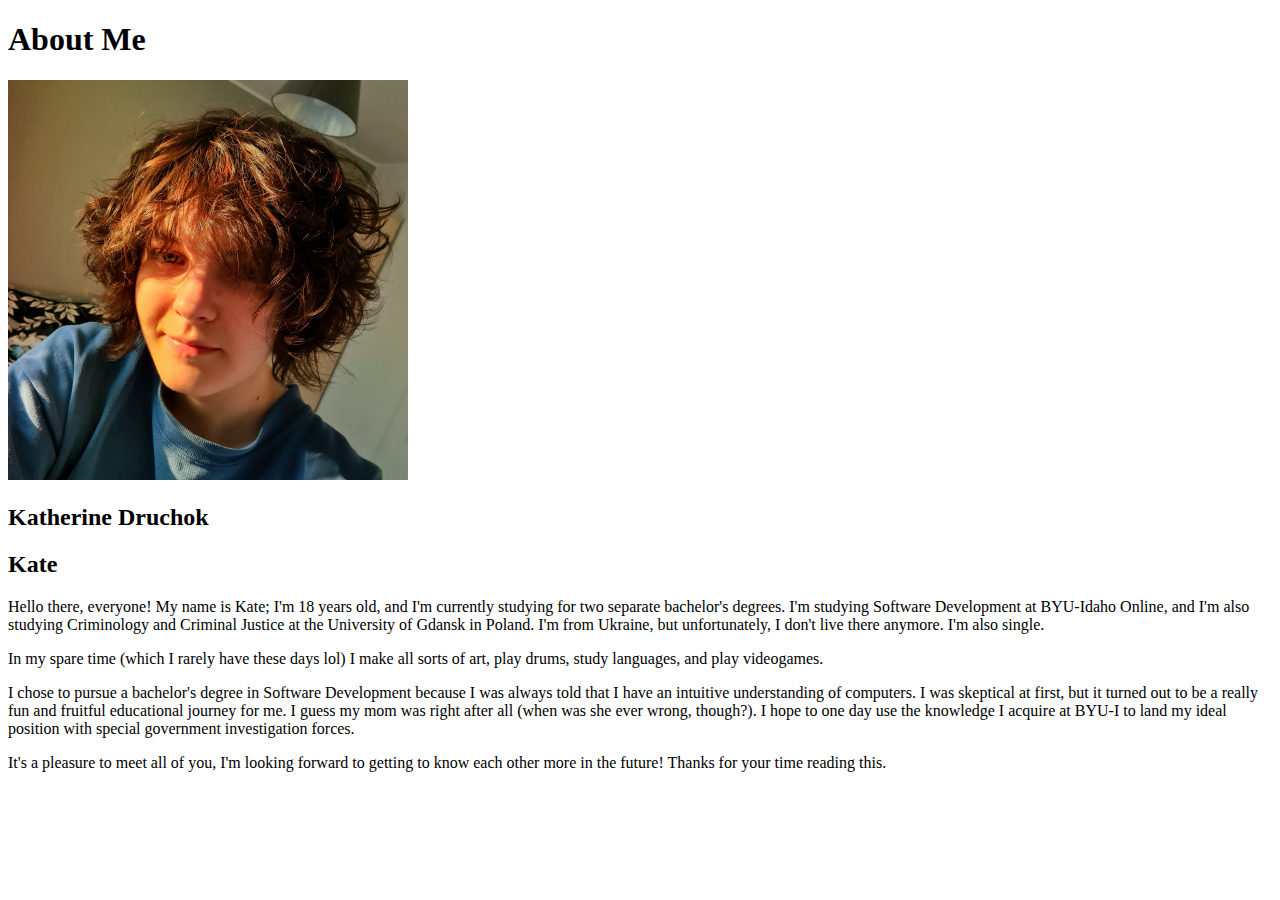
<file: aboutme/index.html>
<!DOCTYPE html>
<html lang="en">
    <head>
        <meta charset="UTF-8">
        <meta http-equiv="X-UA-Compatible" content="IE=edge">
        <meta name="viewport" content="width=device-width, initial-scale=1.0">
        <title>All About Me</title>
    </head>
    <body>
        <h1>About Me</h1>
        <img alt="Picture of my face" src="images/myphoto.png" >
        <h2>Katherine Druchok</h2>
        <h2>Kate</h2>
        <p>Hello there, everyone! My name is Kate; I'm 18 years old, and I'm currently studying for two separate bachelor's degrees. I'm studying Software Development at BYU-Idaho Online,
        and I'm also studying Criminology and Criminal Justice at the University of Gdansk in Poland. I'm from Ukraine, but unfortunately, I don't live there anymore. I'm also single.</p>
        <p>In my spare time (which I rarely have these days lol) I make all sorts of art, play drums, study languages, and play videogames.</p>
        <p>I chose to pursue a bachelor's degree in Software Development because I was always told that I have an intuitive understanding of computers. I was skeptical at first, 
        but it turned out to be a really fun and fruitful educational journey for me. I guess my mom was right after all (when was she ever wrong, though?). 
        I hope to one day use the knowledge I acquire at BYU-I to land my ideal position with special government investigation forces.</p>
        <p>It's a pleasure to meet all of you, I'm looking forward to getting to know each other more in the future! Thanks for your time reading this.</p>
    </body>
</html>
</file>
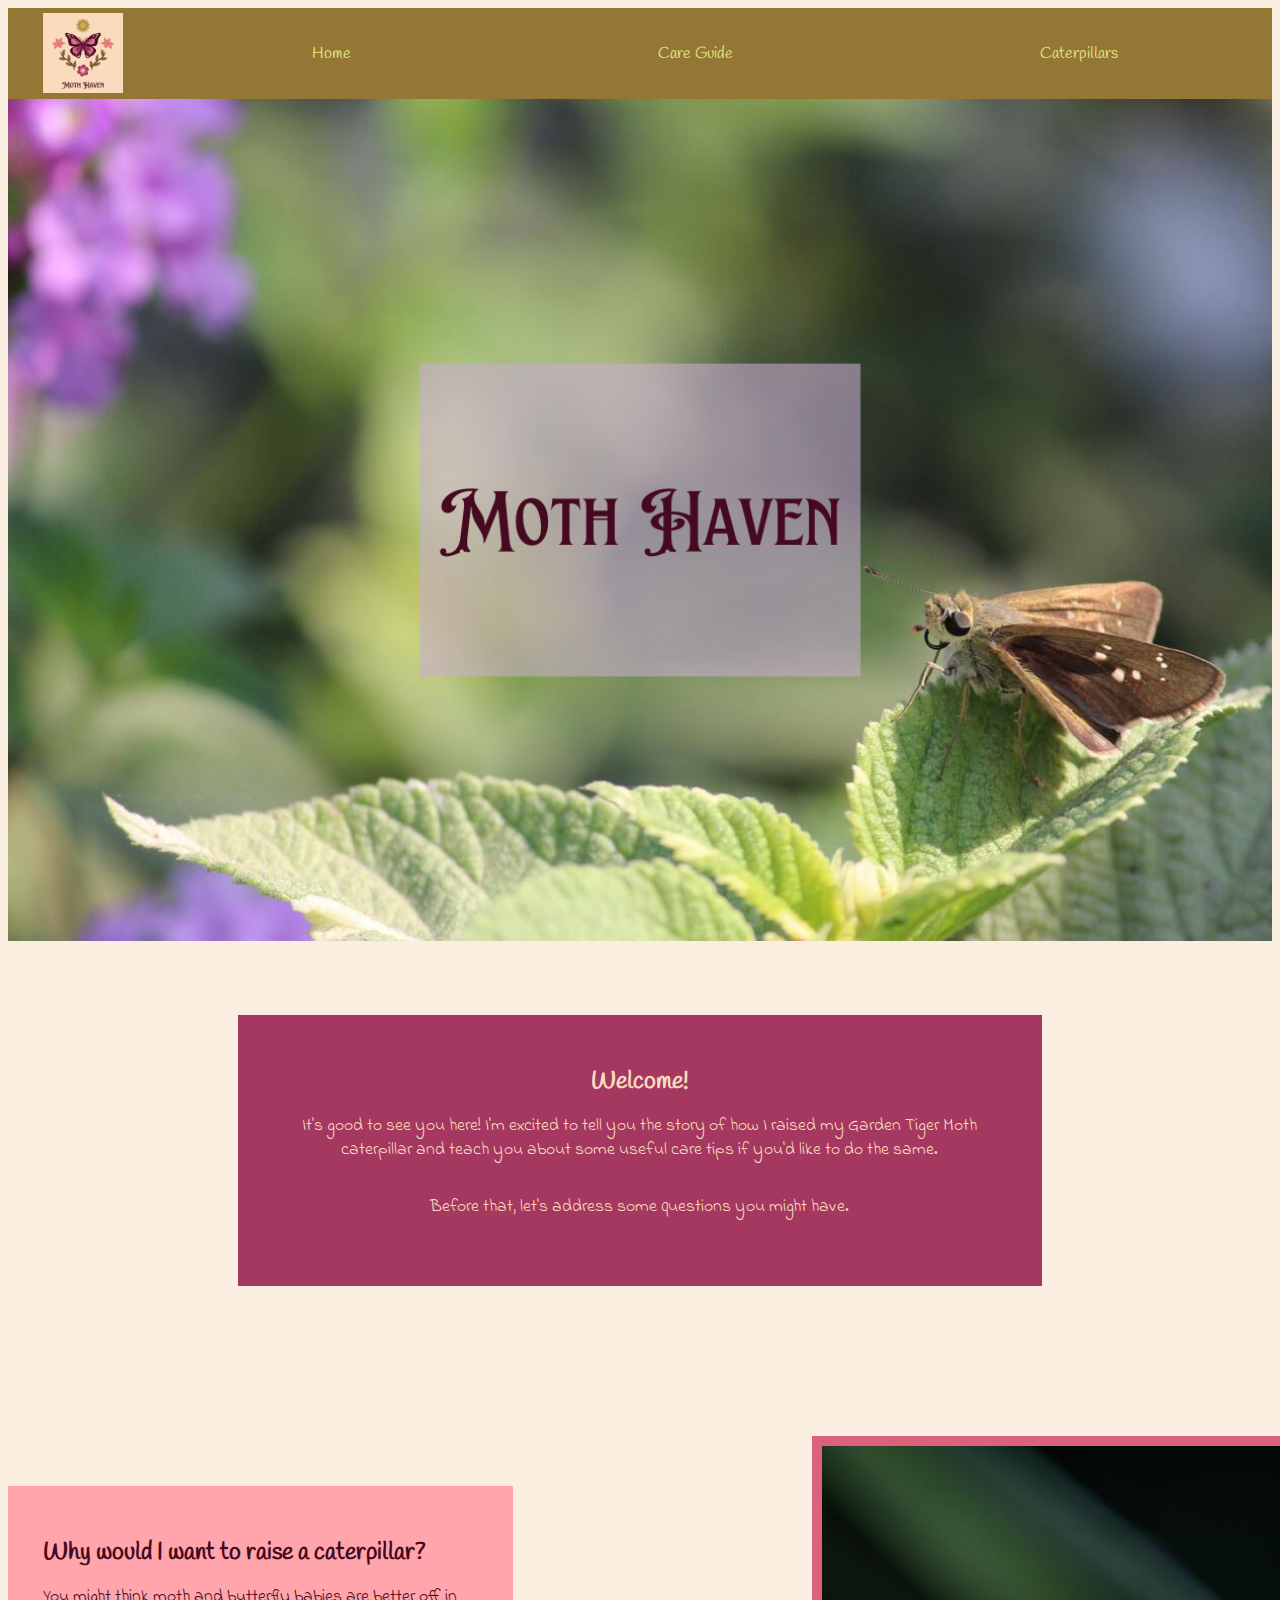
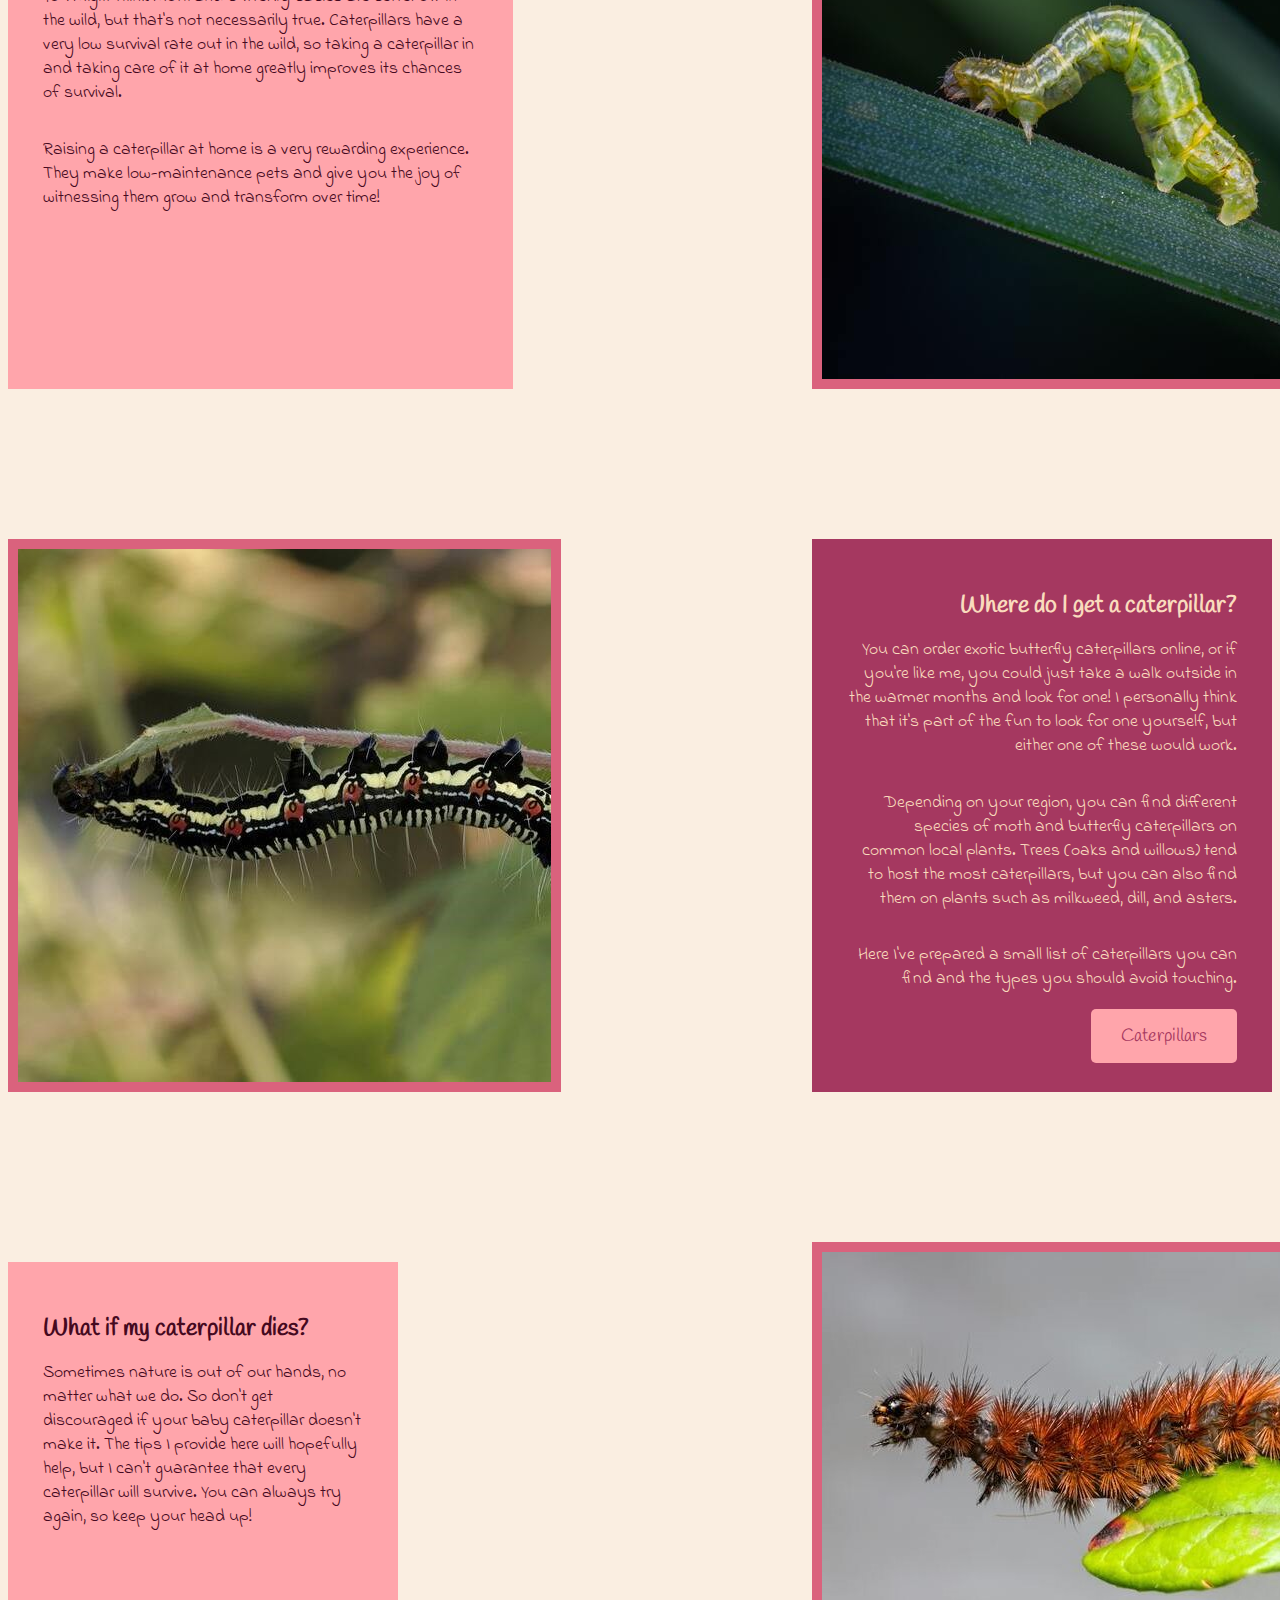
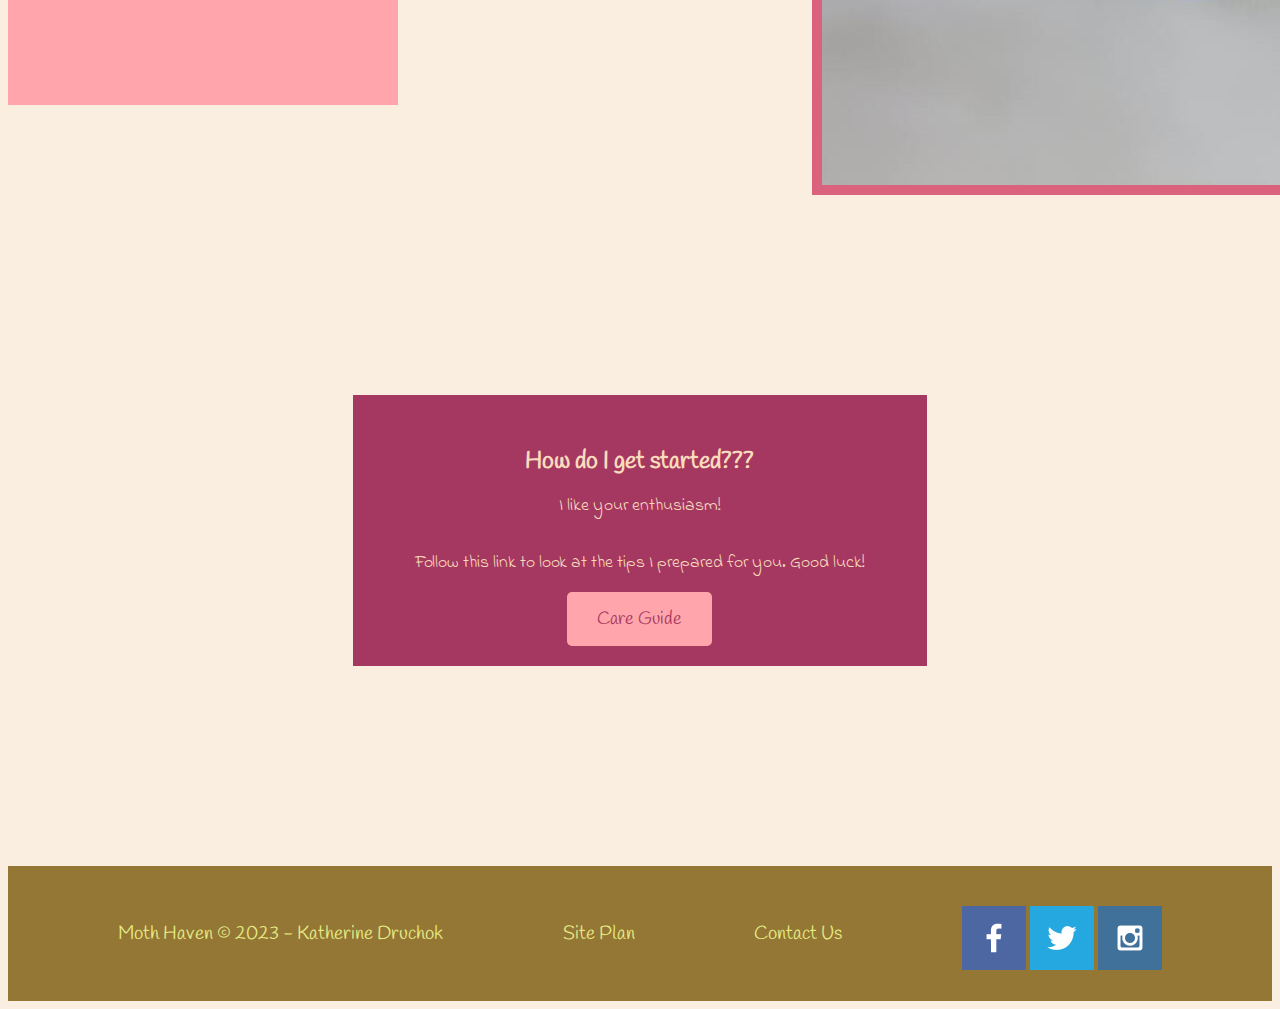
<file: moth-care/index.html>
<!DOCTYPE html>
<html lang="en">
<head>
    <meta charset="UTF-8">
    <meta name="viewport" content="width=device-width, initial-scale=1.0">
    <title>Moth Haven | Home</title>
    <link rel="stylesheet" href="styles/style.css">
</head>
<body>
    <div id="content">
        <header>
            <a id="logo-home-link" href="index.html">
                <img class="logo" src="images/moth-logo.png" alt="moth haven logo">
            </a>
            <nav>
                <a href="index.html">Home</a>
                <a href="care-guide.html">Care Guide</a>
                <a href="caterpillars.html">Caterpillars</a>
            </nav>
        </header>
        <img id="banner-img" src="images/banner-home.png" alt="brown moth on a nature background">
        <main class="home-grid">
            <section class="welcome-msg">
                <h2>Welcome!</h2>
                <p>It's good to see you here! I'm excited to tell you the story of how I raised my Garden Tiger Moth caterpillar and teach you about some useful care tips if you'd like to do the same.</p>
                <p>Before that, let's address some questions you might have.</p>
            </section>
            <img id="home-img-1" src="images/pic-1.jpg" alt="green caterpillar on a stem">
            <section class="question-1">
                <h2>Why would I want to raise a caterpillar?</h2>
                <p>You might think moth and butterfly babies are better off in the wild, but that's not necessarily true. Caterpillars have a very low survival rate out in the wild, so taking a caterpillar in and taking care of it at home greatly improves its chances of survival.</p>
                <p>Raising a caterpillar at home is a very rewarding experience. They make low-maintenance pets and give you the joy of witnessing them grow and transform over time!</p>
            </section>
            <img id="home-img-2" src="images/pic-2.jpg" alt="black and yellow caterpillar on a stem">
            <section class="question-2">
                <h2>Where do I get a caterpillar?</h2>
                <p>You can order exotic butterfly caterpillars online, or if you're like me, you could just take a walk outside in the warmer months and look for one! I personally think that it's part of the fun to look for one yourself, but either one of these would work.</p>
                <p>Depending on your region, you can find different species of moth and butterfly caterpillars on common local plants. Trees (oaks and willows) tend to host the most caterpillars, but you can also find them on plants such as milkweed, dill, and asters.</p>
                <p>Here I've prepared a small list of caterpillars you can find and the types you should avoid touching.</p>
                <a class="home-caterpillars-link" href="caterpillars.html">Caterpillars</a>
            </section>
            <img id="home-img-3" src="images/pic-3.jpg" alt="spiky caterpillar on a leaf">
            <section class="question-3">
                <h2>What if my caterpillar dies? </h2>
                <p>Sometimes nature is out of our hands, no matter what we do. So don't get discouraged if your baby caterpillar doesn't make it. The tips I provide here will hopefully help, but I can't guarantee that every caterpillar will survive. You can always try again, so keep your head up!</p>
            </section>
            <section class="guide-redirect">
                <h2>How do I get started???</h2>
                <p>I like your enthusiasm!</p>
                <p>Follow this link to look at the tips I prepared for you. Good luck!</p>
                <a class="home-guide-link" href="care-guide.html">Care Guide</a>
            </section>
        </main>
        <footer>
            <p>Moth Haven &copy; 2023 - Katherine Druchok</p>
            <p><a href="site-plan.html">Site Plan</a></p>
            <p><a href="contact-us.html">Contact Us</a></p>
            <div class="social">
                <a href="https://facebook.com" target="_blank">
                    <img src="images/facebook.png" alt="facebook icon">
                </a>
                <a href="https://twitter.com" target="_blank">
                    <img src="images/twitter.png" alt="twitter icon">
                </a>
                <a href="https://instagram.com" target="_blank">
                    <img src="images/instagram.png" alt="instagram icon">
                </a>
            </div>
        </footer>
    </div>
</body>
</html>
</file>
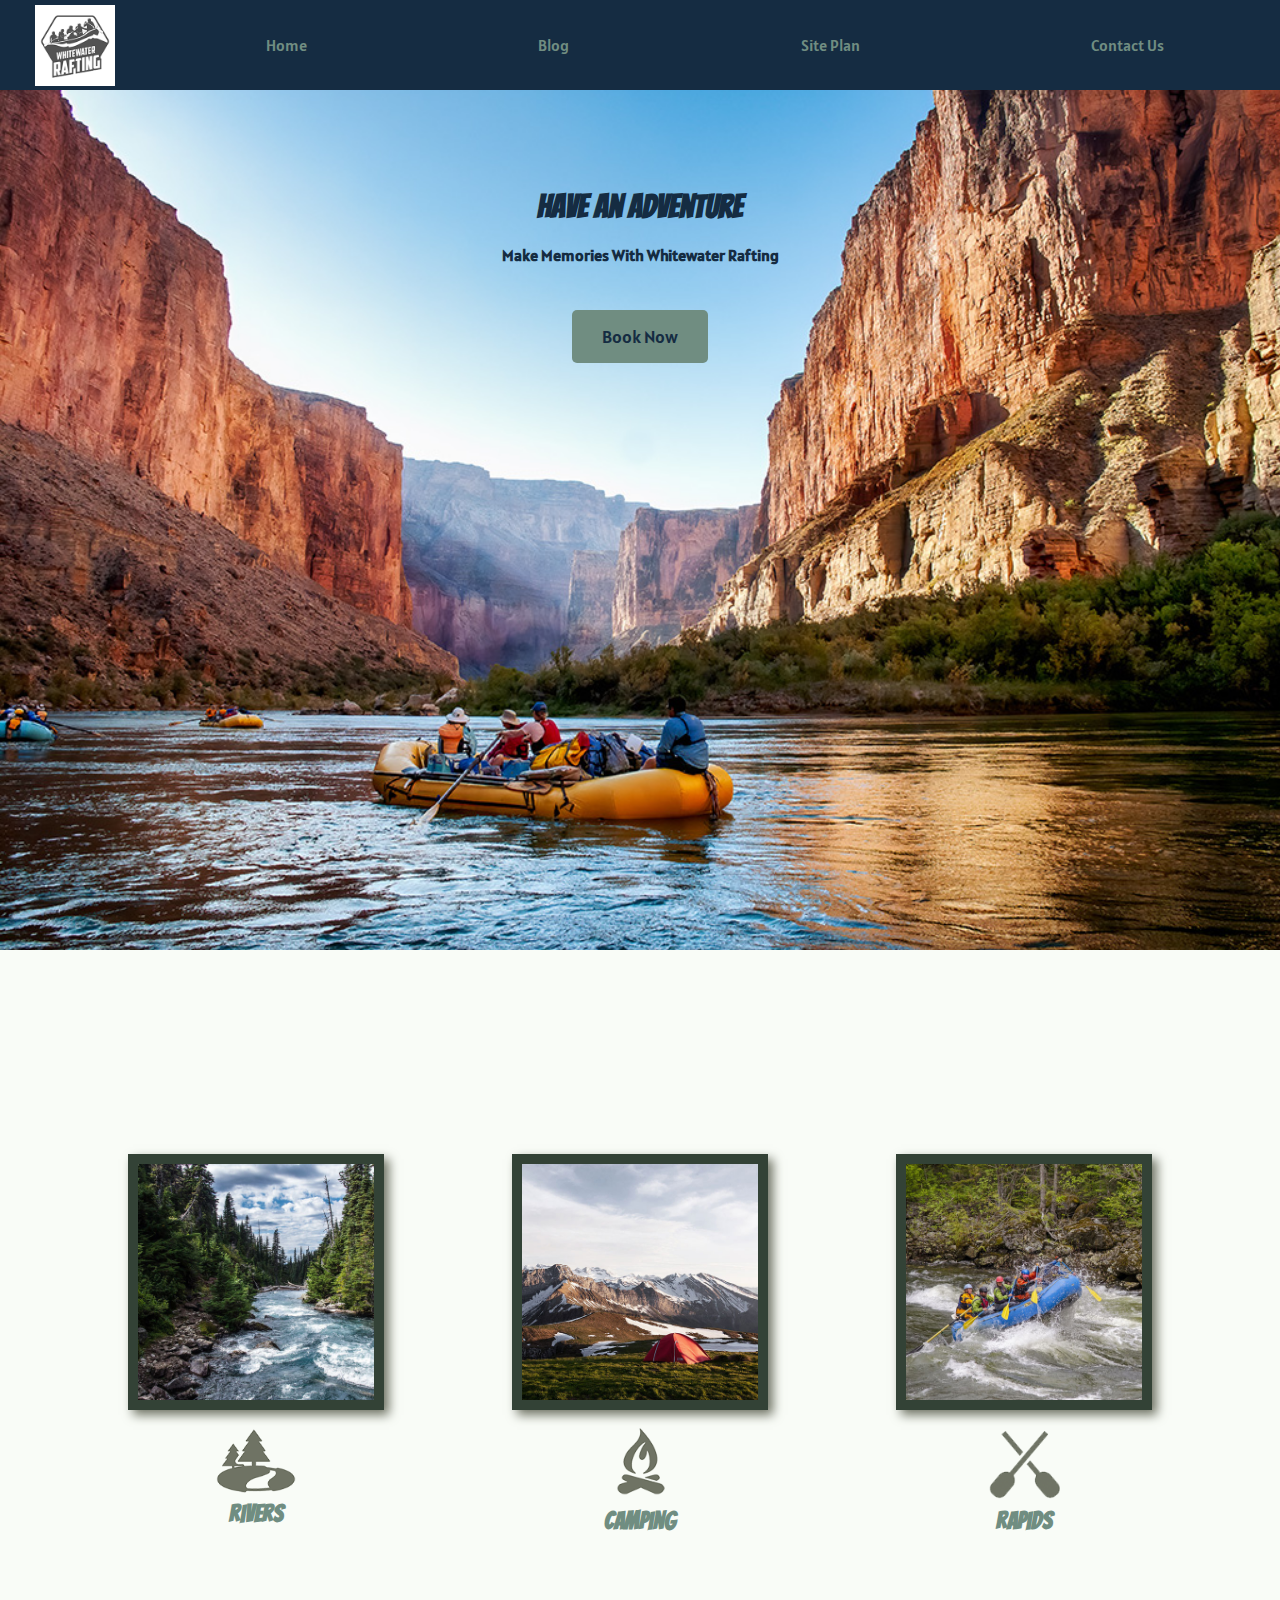
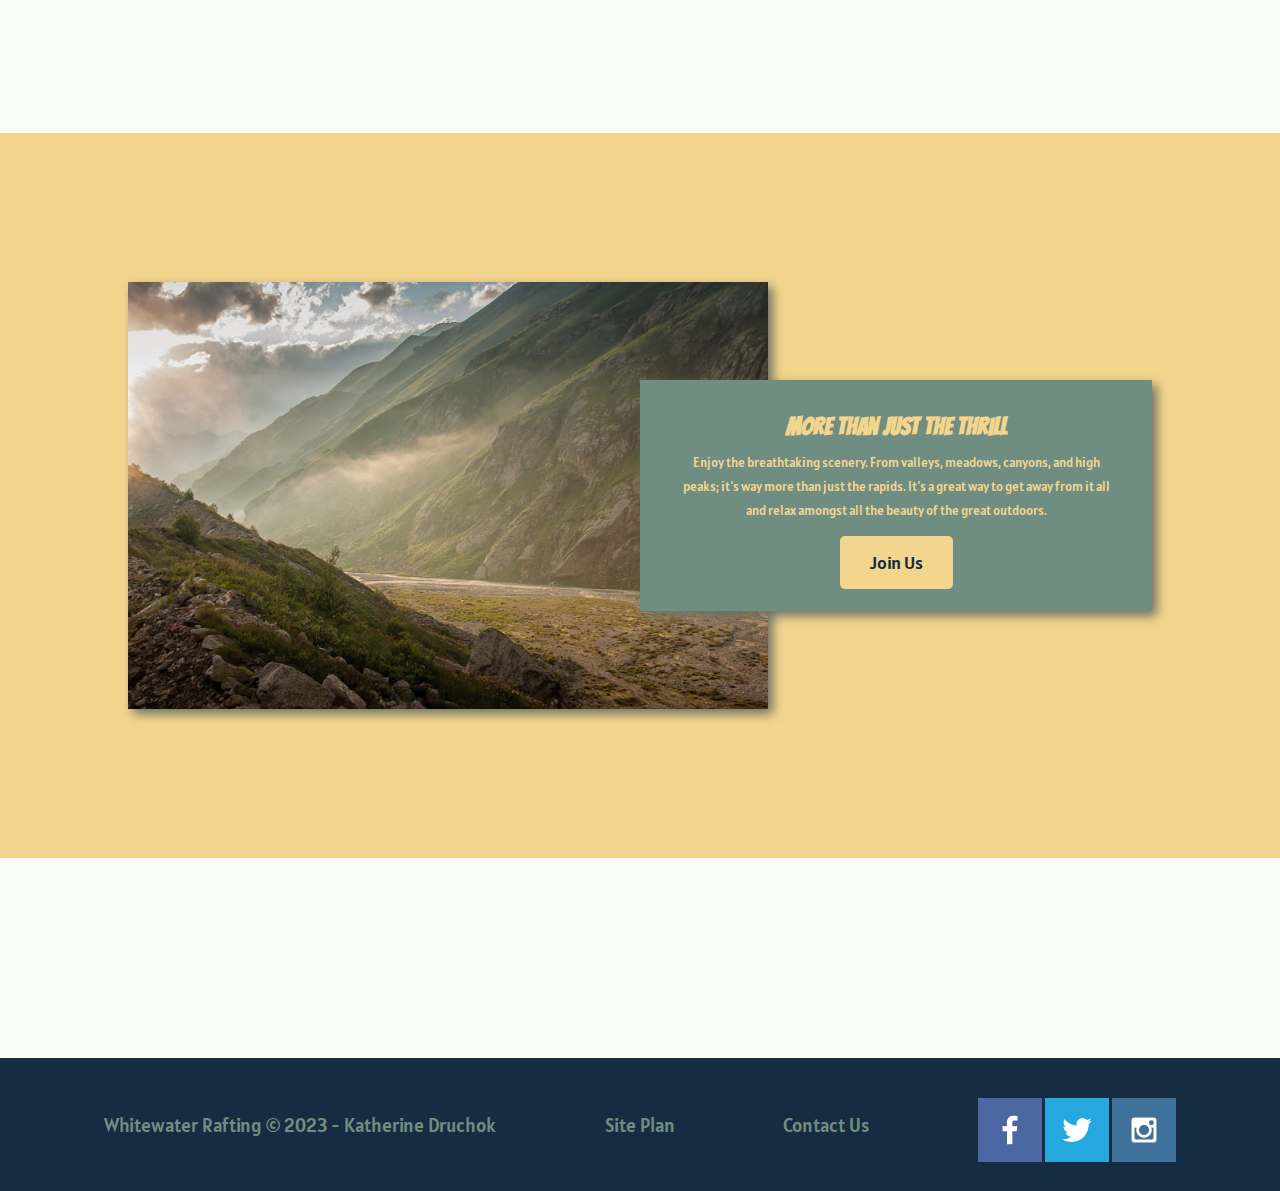
<file: wwr/index.html>
<!DOCTYPE html>
<html lang="en">
<head>
    <meta charset="UTF-8">
    <meta http-equiv="X-UA-Compatible" content="IE=edge">
    <meta name="viewport" content="width=device-width, initial-scale=1.0">
    <title>Whitewater Rafting Vacations | Whitewater Rafting | Home</title>
    <link rel="stylesheet" href="styles/style.css">
</head>
<body>
    <div id="content">
        <header>
            <a id="logo_link" href="index.html">
                <img class="logo" src="images/whitewater-rafting.png" alt="Whitewater Rafting Logo">
            </a>
            <nav>
                <a href="index.html">Home</a>
                <a href="blog.html">Blog</a>
                <a href="site-plan-rafting.html">Site Plan</a>
                <a href="contactus.html">Contact Us</a>
            </nav>
        </header>
        <div id="hero">
            <div id="hero-box">
                <img id="hero-img" src="images/hero.jpg" alt="People enjoying rafting">
            </div>
            <section id="hero-msg">
                <h1 class="home-title">Have An Adventure</h1>
                <h4 class="home-subtitle">Make Memories With Whitewater Rafting</h4>
                <div class="button-box">
                    <a class="book" href="contactus.html">Book Now</a>
                </div>
            </section>
        </div>
        <main class="home-grid">
            <section class="rivers-card">
                <img class="card-img" src="images/rivers.jpg" alt="River in forest">
                <img class="icon" src="images/river_icon.png" alt="river icon">
                <h2>Rivers</h2>
            </section>
            <section class="camping-card">
                <img class="card-img" src="images/camping.jpg" alt="Tent in mountains">
                <img class="icon" src="images/fire_icon.png" alt="fire icon">
                <h2>Camping</h2>
            </section>
            <section class="rapids-card">
                <img class="card-img" src="images/rapids.jpg" alt="Rafting boat">
                <img class="icon" src="images/oars_icon.png" alt="Oars icon">
                <h2>Rapids</h2>
            </section>
            <div id="background"></div>
            <img class="mountains" src="images/mountains.jpg" alt="Misty mountains">
            <section class="msg">
                <h2>More Than Just The Thrill</h2>
                <p>Enjoy the breathtaking scenery. From valleys, meadows, canyons, and high peaks; it's way more than just the rapids. It's a great way to get away from it all and relax amongst all the beauty of the great outdoors.</p>
                <a class="join" href="rivers.html">Join Us</a>
            </section>
        </main>
        <footer>
            <p>Whitewater Rafting &copy; 2023 - Katherine Druchok</p>
            <p><a href="site-plan-rafting.html">Site Plan</a></p>
            <p><a href="contactus.html">Contact Us</a></p>
            <div class="social">
                <a href="https://facebook.com" target="_blank">
                    <img src="images/facebook.png" alt="facebook icon">
                </a>
                <a href="https://twitter.com" target="_blank">
                    <img src="images/twitter.png" alt="twitter icon">
                </a>
                <a href="https://instagram.com" target="_blank">
                    <img src="images/instagram.png" alt="instagram icon">
                </a>
            </div>
        </footer>
    </div>
</body>
</html>
</file>
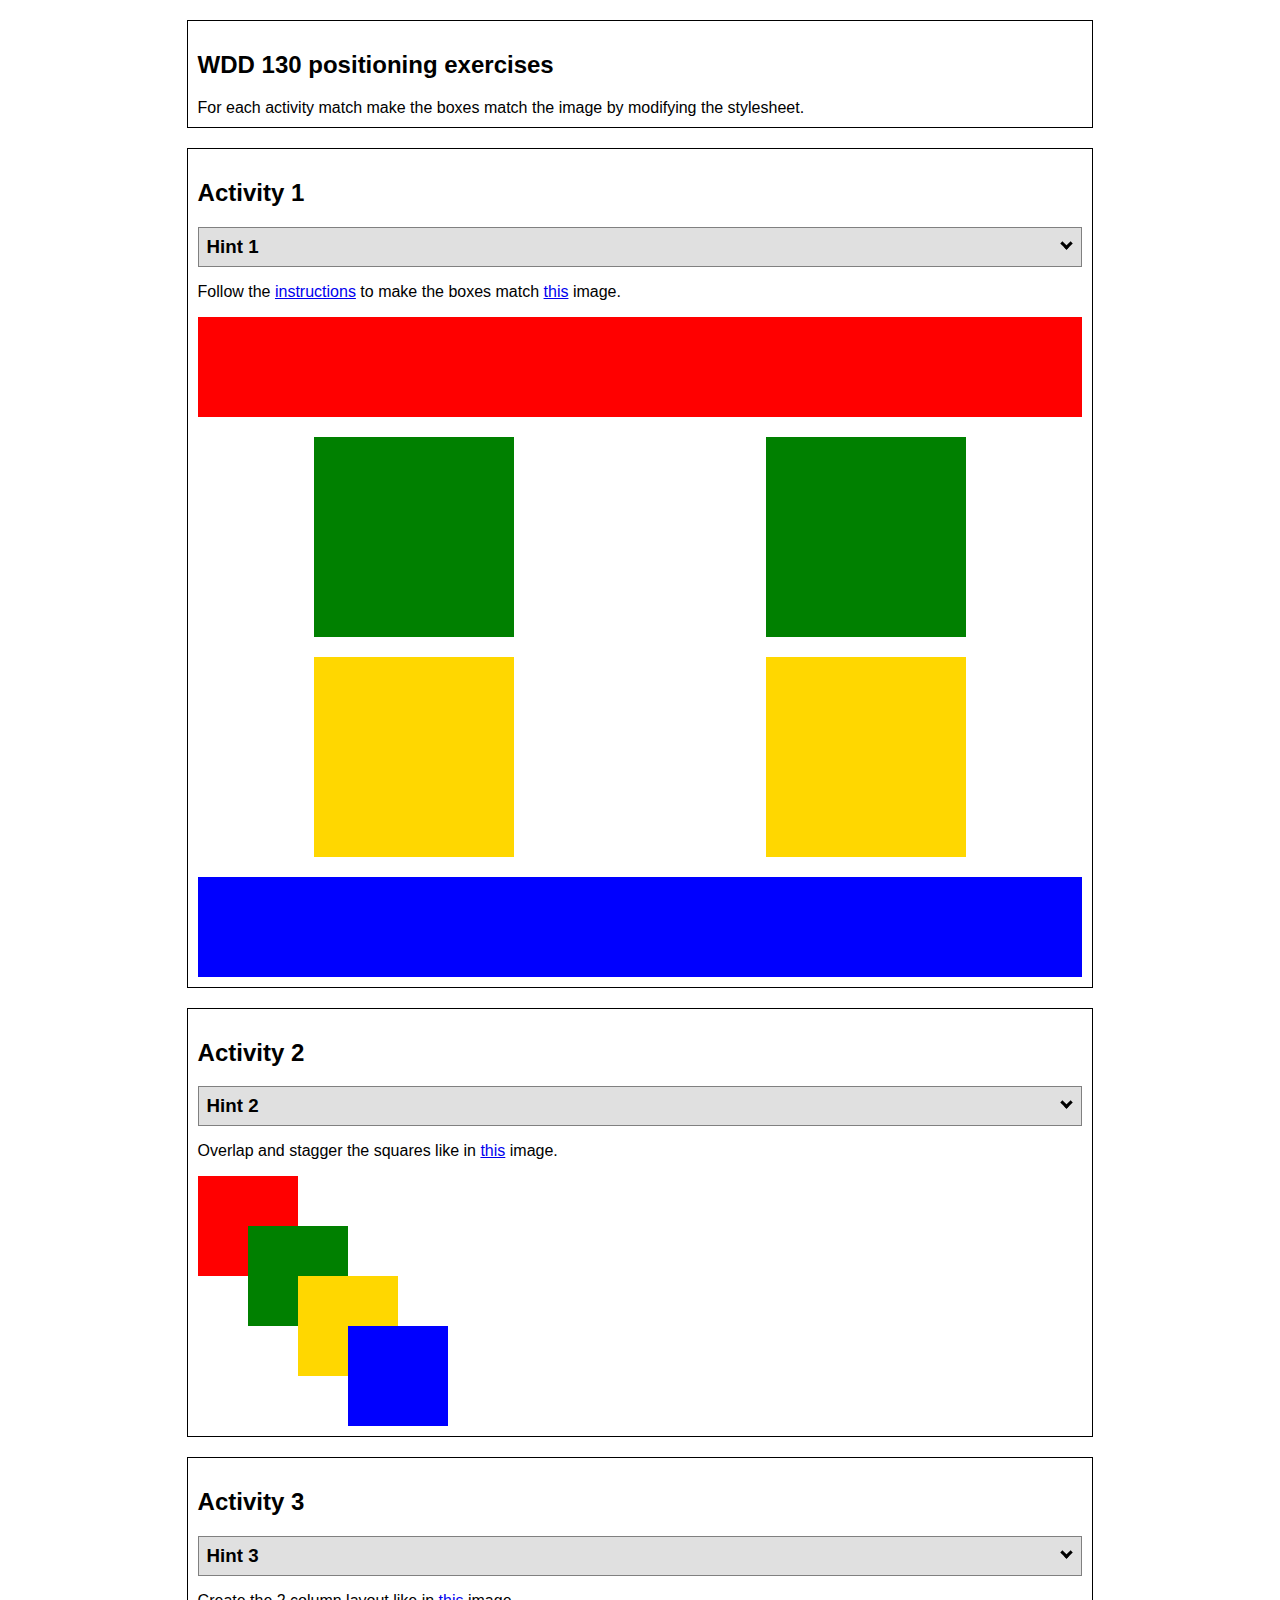
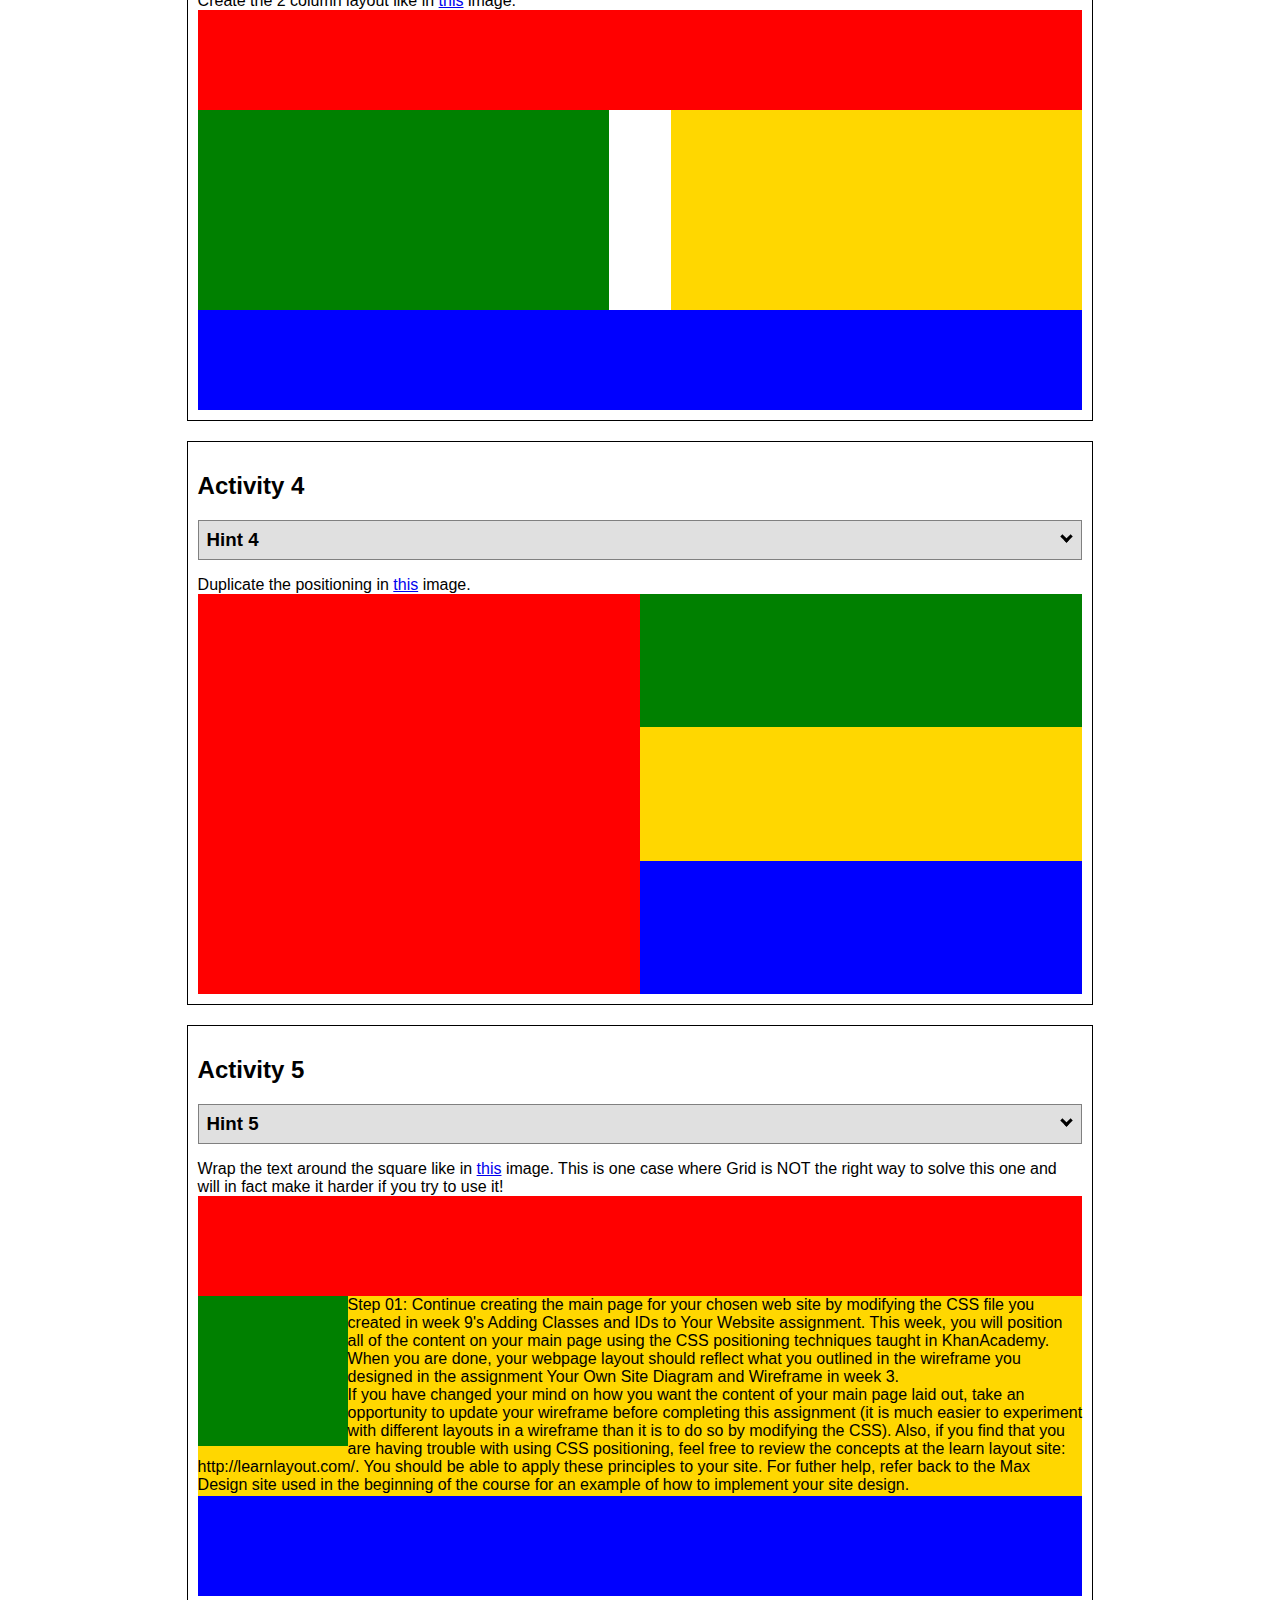
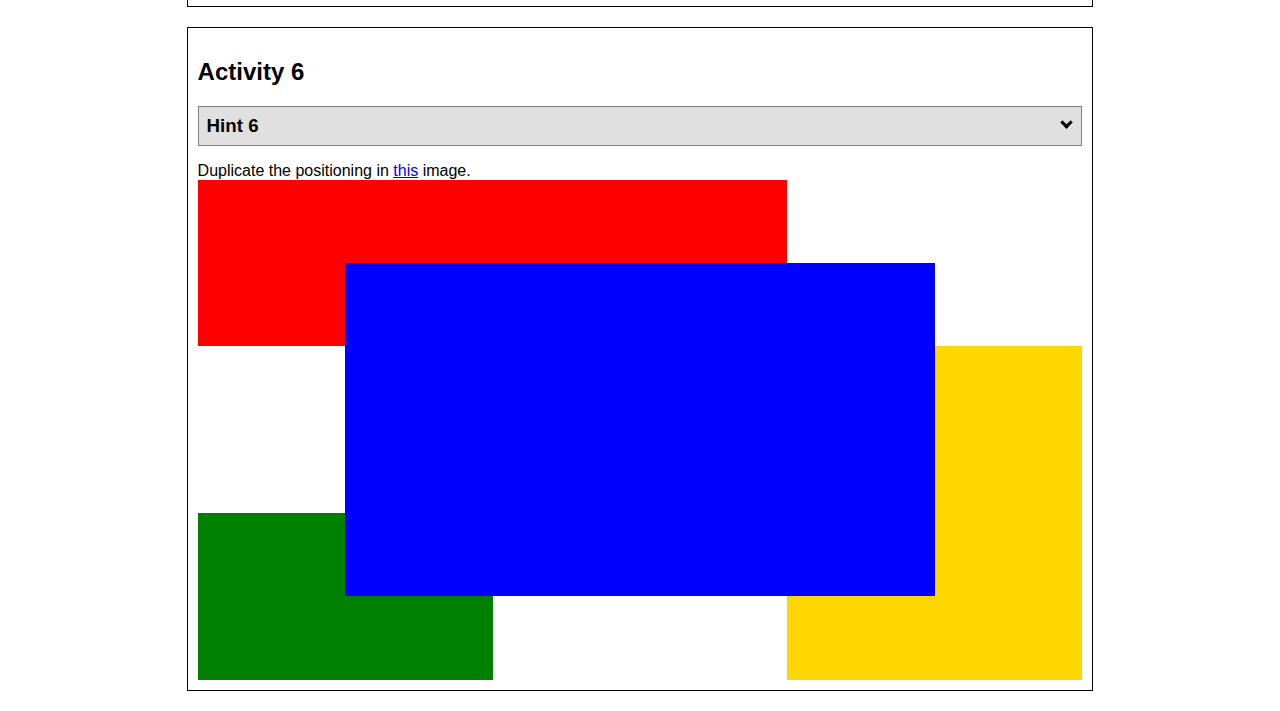
<file: positioning.html>
<!DOCTYPE html>
<html lang="en">
  <head>
    <!-- HTML - Name: positioning.html -->
    <title>Positioning Activity</title>
    <link rel="stylesheet" type="text/css" href="positionstyles.css" />
  </head>
  <body>
    <div class="activity">
      <h2>WDD 130 positioning exercises</h2>
      For each activity match make the boxes match the image by modifying the stylesheet.</div>
    <div class="activity">
      <h2>Activity 1</h2>
      <section class="hint"><input type="checkbox" ><i></i> <h3>Hint 1</h3><div><p>Check out the <a href="https://byui-wdd.github.io/wdd130/activities/w06-css-positioning.html" target="_blank">activity instructions</a> in Ilearn!</p></div></section>
      <p>Follow the <a href="https://byui-wdd.github.io/wdd130/activities/w06-css-positioning.html" target="_blank">instructions</a> to make the boxes match  <a href="https://byui-wdd.github.io/wdd130/images/example1.png" target="_blank">this</a> image.</p>
      <div class="content1" >
        <div class="red1" ></div>
        <div class="green1" ></div>
        <div class="green1" ></div>
        <div class="yellow1"></div>
        <div class="yellow1"></div>
        <div class="blue1"></div>
      </div>
    </div>
    <div class="activity">
      <h2>Activity 2</h2>
      <section class="hint"><input type="checkbox" > <h3>Hint 2</h3><i></i><div>
      <ul>
      <li>grid-template-columns: 50px 50px 50px 50px 50px </li></ul></div></section>
      <p>Overlap and stagger the squares like in <a href="https://byui-wdd.github.io/wdd130/images/example2.png" target="_blank">this</a> image.</p>
      <div class="content2" >
        <div class="red2" ></div>
        <div class="green2" ></div>
        <div class="yellow2"></div>
        <div class="blue2"></div>
      </div>
    </div>
    <div class="activity">
      <h2>Activity 3</h2>
      <section class="hint"><input type="checkbox" > <h3>Hint 3</h3><i></i><div><p>This one is going to be best solved with CSS Grid. Remember to make the boxes the right width first...then start moving them around. </p><h4>Properties used:</h4><ul><li>display:grid;</li><li>grid-template-columns:</li><li>grid-column-gap:</li>
        <li>grid-column:</li>  </ul></div></section>
      Create the 2 column layout like in <a href="https://byui-wdd.github.io/wdd130/images/example3.png" target="_blank">this</a>  image.
      <div class="content3" >
        <div class="red3" ></div>
        <div class="green3" ></div>
        <div class="yellow3"></div>
        <div class="blue3"></div>
      </div>
    </div>
    <div class="activity">
      <h2>Activity 4</h2>
      <section class="hint"><input type="checkbox" > <h3>Hint 4</h3><i></i><div><p>For the others we have been primarily concerned with width. For this one you will need to adjust height as well. </p><h4>Properties used:</h4><ul><li>display:grid;</li><li>grid-template-columns:</li><li>grid-row:</li></ul></div></section>
      Duplicate the positioning in <a href="https://byui-wdd.github.io/wdd130/images/example4.png" target="_blank">this</a> image. 
      <div class="content4" >
        <div class="red4" ></div>
        <div class="green4" ></div>
        <div class="yellow4"></div>
        <div class="blue4"></div>
      </div>
    </div>

    <div class="activity">
      <h2>Activity 5</h2>
      <section class="hint"><input type="checkbox" > <h3>Hint 5</h3><i></i><div><p>Grid is <strong>not</strong> the right way to do this.  In fact there is only one way to really do that...and that is with float. Remember that we float the thing we want the text to wrap around.  Also remember to start by making all the shapes the right size and shape.</p><h4>Properties used:</h4><ul><li>float: left;</li></ul></div></section>
      Wrap the text around the square like in <a href="https://byui-wdd.github.io/wdd130/images/example5.png" target="_blank">this</a> image. This is one case where Grid is NOT the right way to solve this one and will in fact make it harder if you try to use it!
      <div class="content5" >
        <div class="red5" ></div>
        <div class="green5" ></div>
        <div class="yellow5">Step 01: Continue creating the main page for your chosen web site by modifying the CSS file you created in week 9's Adding Classes and IDs to Your Website assignment. This week, you will position all of the content on your main page using the CSS positioning techniques taught in KhanAcademy. When you are done, your webpage layout should reflect what you outlined in the wireframe you designed in the assignment Your Own Site Diagram and Wireframe in week 3. <br />
          If you have changed your mind on how you want the content of your main page laid out, take an opportunity to update your wireframe before completing this assignment (it is much easier to experiment with different layouts in a wireframe than it is to do so by modifying the CSS). Also, if you find that you are having trouble with using CSS positioning, feel free to review the concepts at the learn layout site: http://learnlayout.com/. You should be able to apply these principles to your site. For futher help, refer back to the Max Design site used in the beginning of the course for an example of how to implement your site design.</div>
        <div class="blue5"></div>
      </div>
    </div>
    <div class="activity">
      <h2>Activity 6</h2>
      <section class="hint"><input type="checkbox" > <h3>Hint 6</h3><i></i><div><p>This one is all about visualizing the grid behind the layout. If you are having a hard time doing that first: all the sizes are even multiples of 100, and second here is another example with the lines drawn: <a href="https://byui-wdd.github.io/wdd130/images/example6-hint.png" target="_blank">example 6 with lines</a>. For this one you will find it easiest if you use px for the column width. You can also use <kbd>z-index</kbd> to control the element layering.    </p><h4>Properties used:</h4><ul><li>display:grid;</li><li>grid-template-columns:</li><li>grid-column:</li><li>grid-row:</li><li><a href="https://www.w3schools.com/cssref/pr_pos_z-index.asp" target="_blank">z-index:</a></li></ul></div></section>
      Duplicate the positioning in <a href="https://byui-wdd.github.io/wdd130/images/example6.png" target="_blank">this</a> image.
      <div class="content6" >
        <div class="red6" ></div>
        <div class="green6" ></div>
        <div class="yellow6"></div>
        <div class="blue6"></div>
      </div>
    </div>
  </body>
</html>
</file>
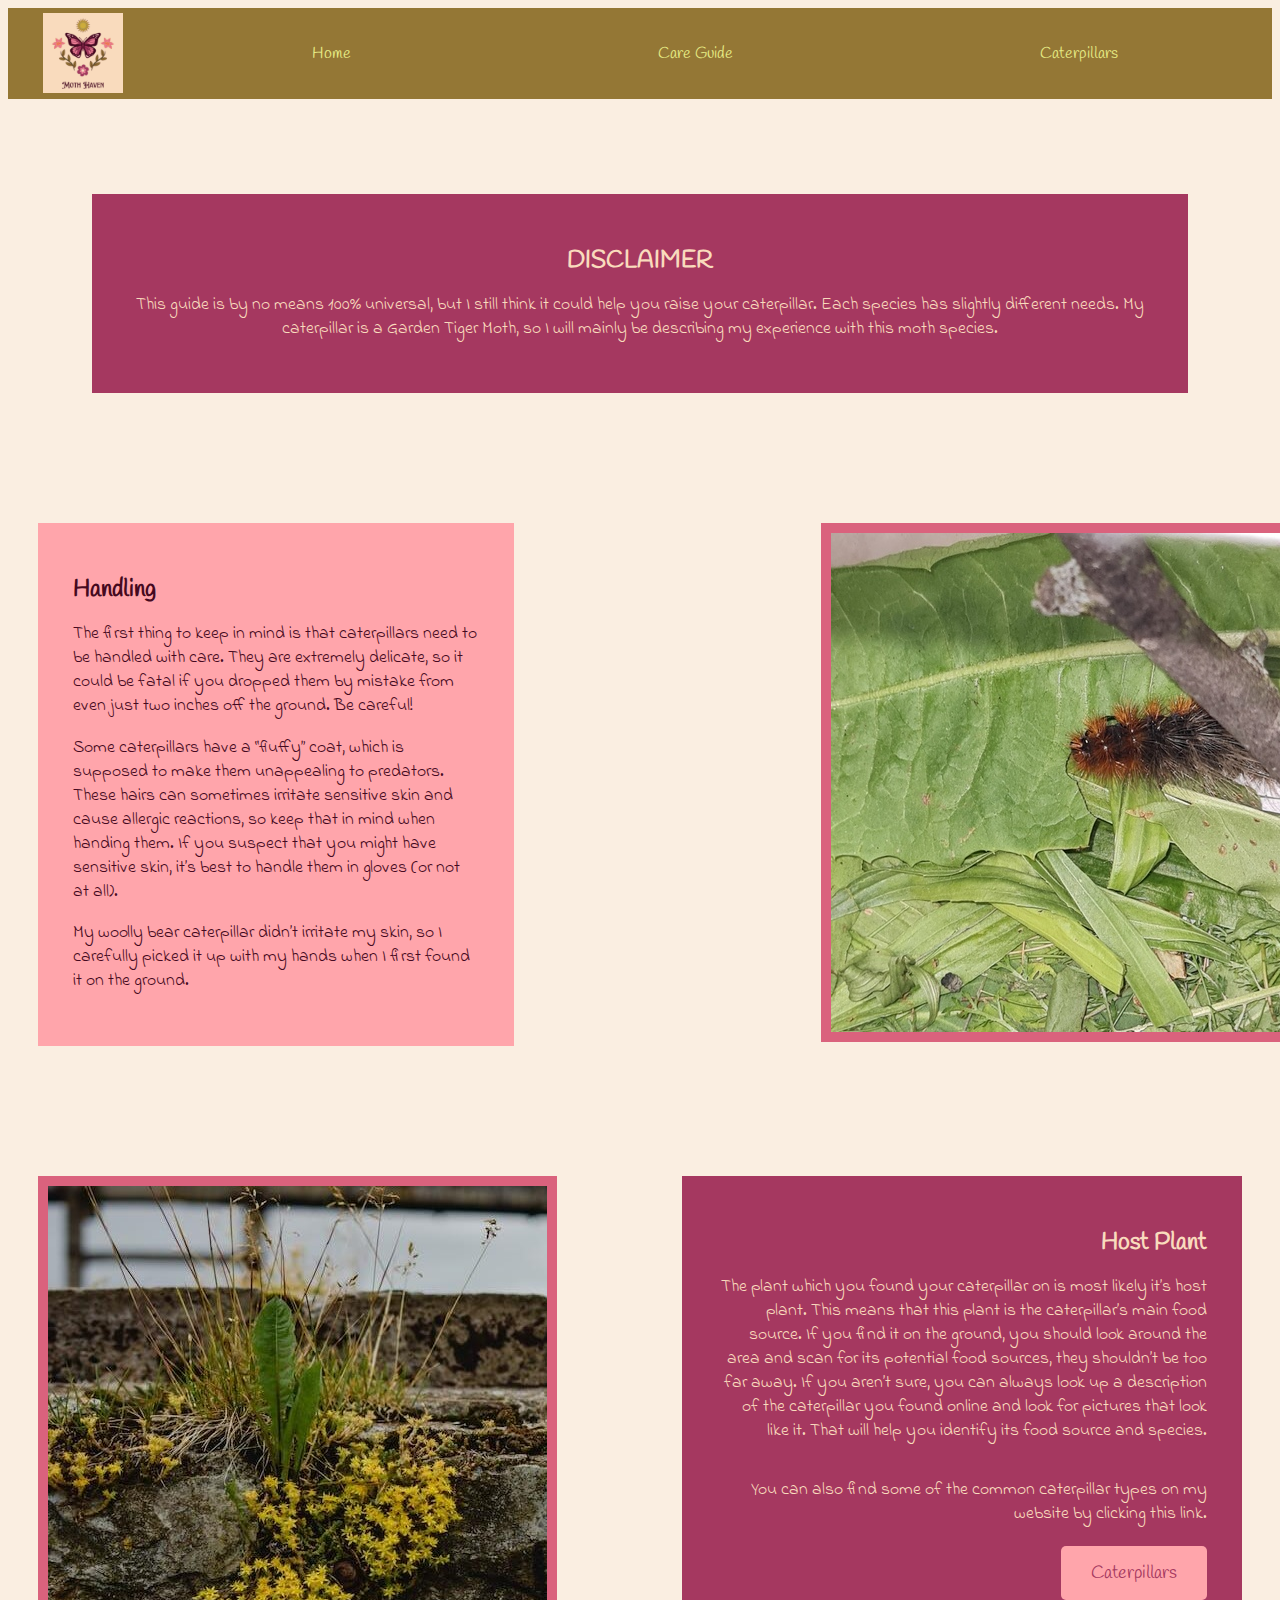
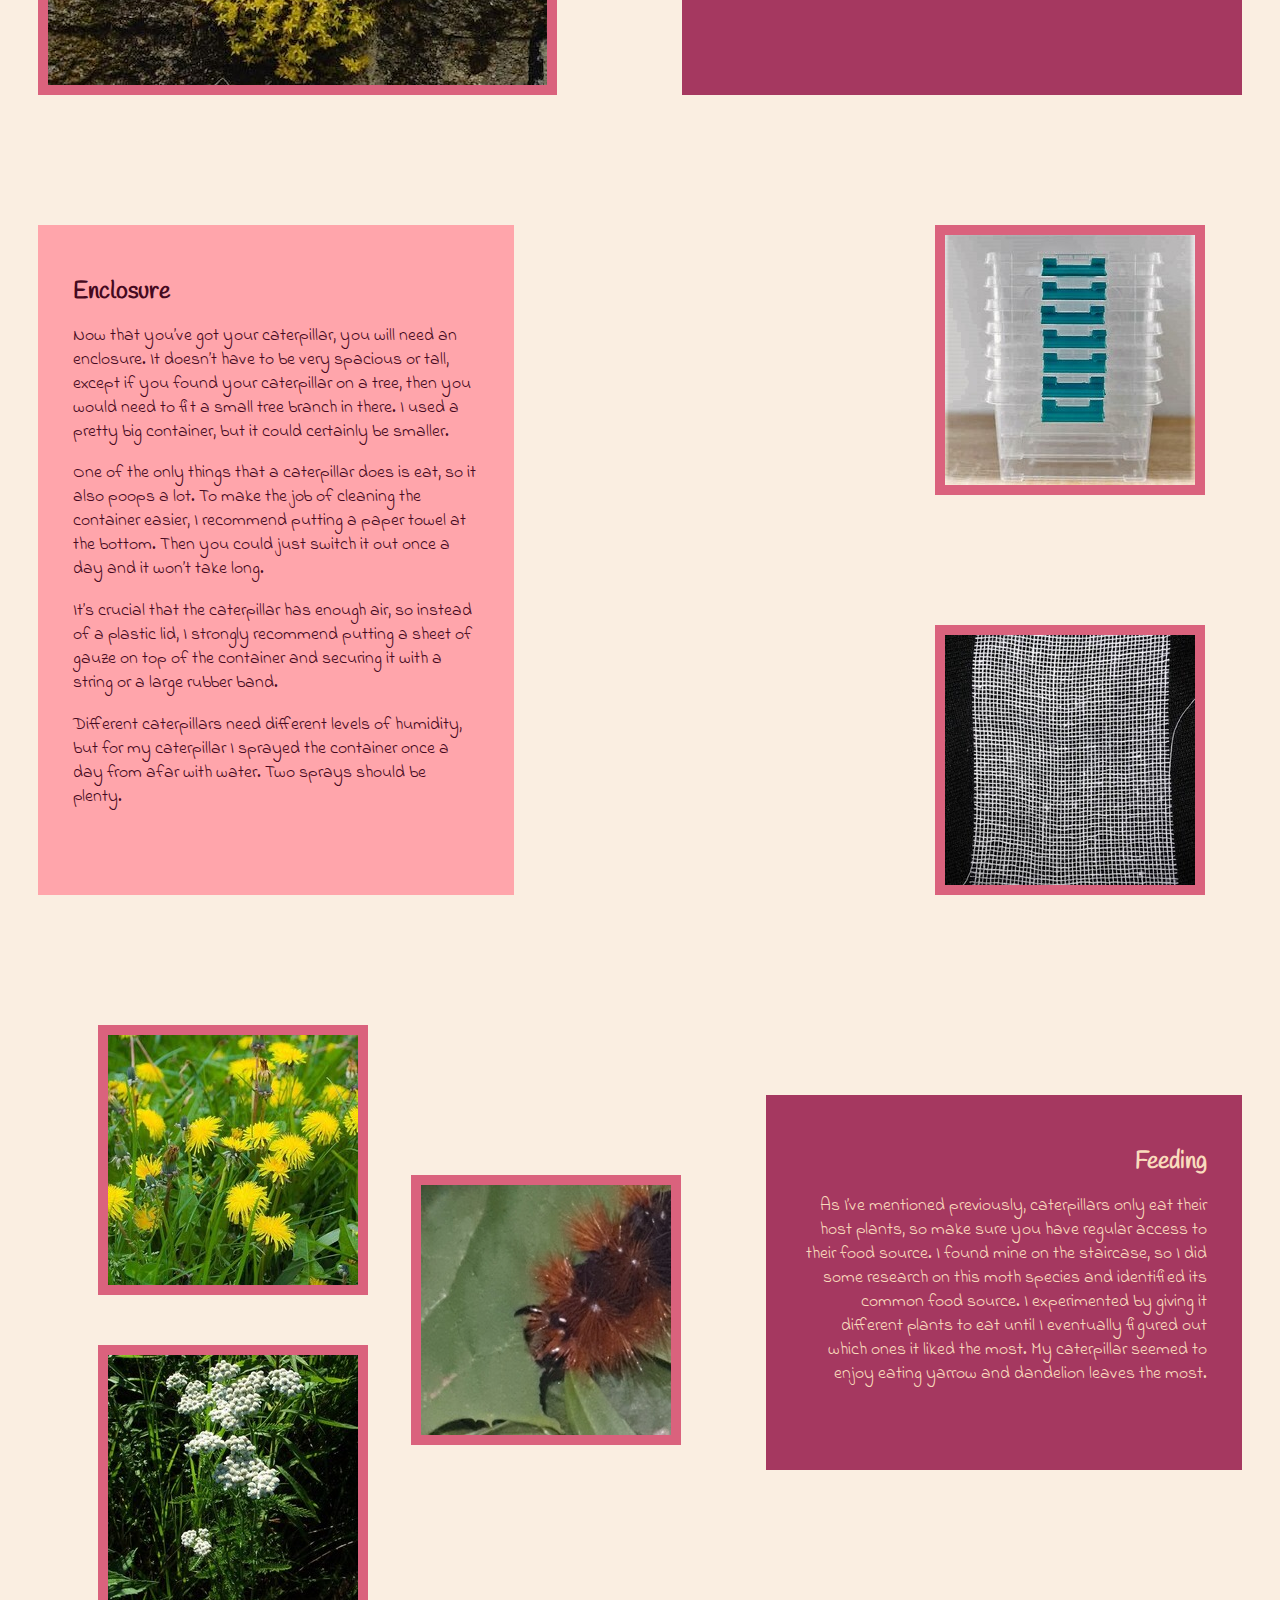
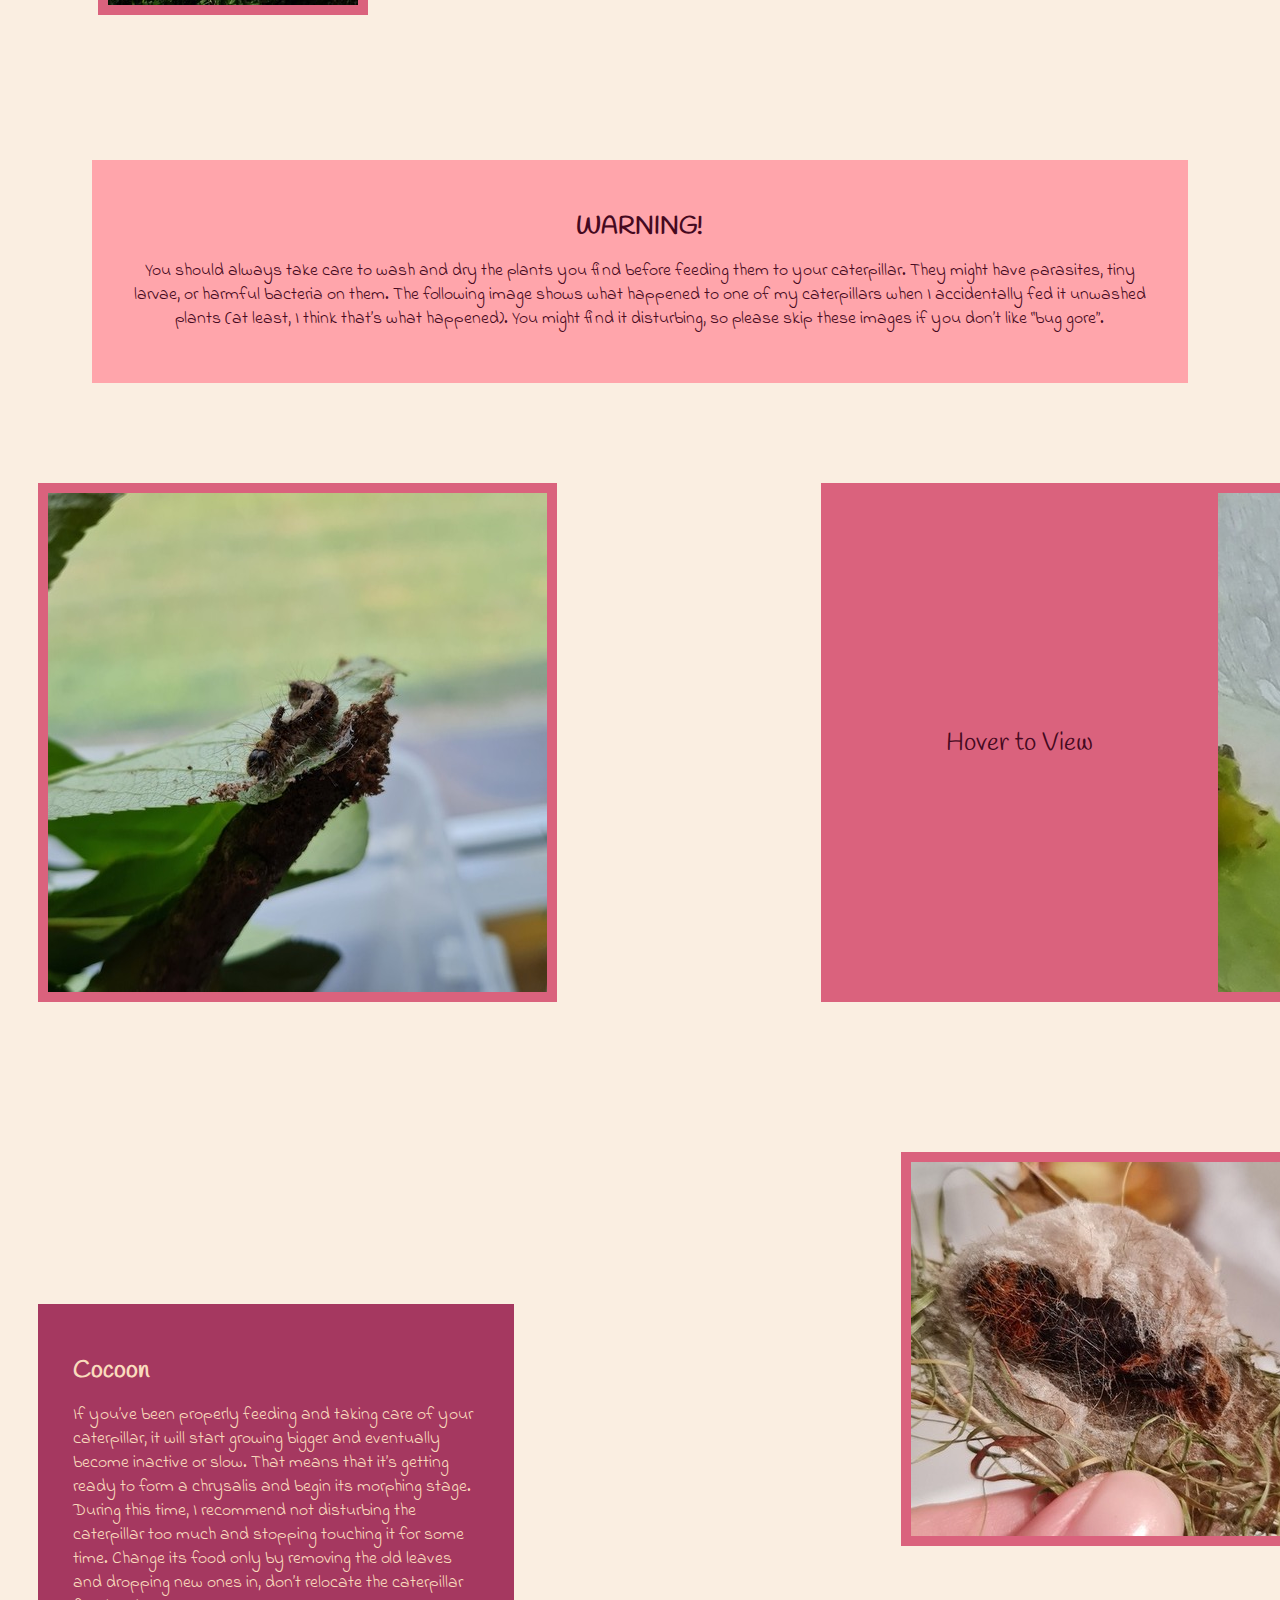
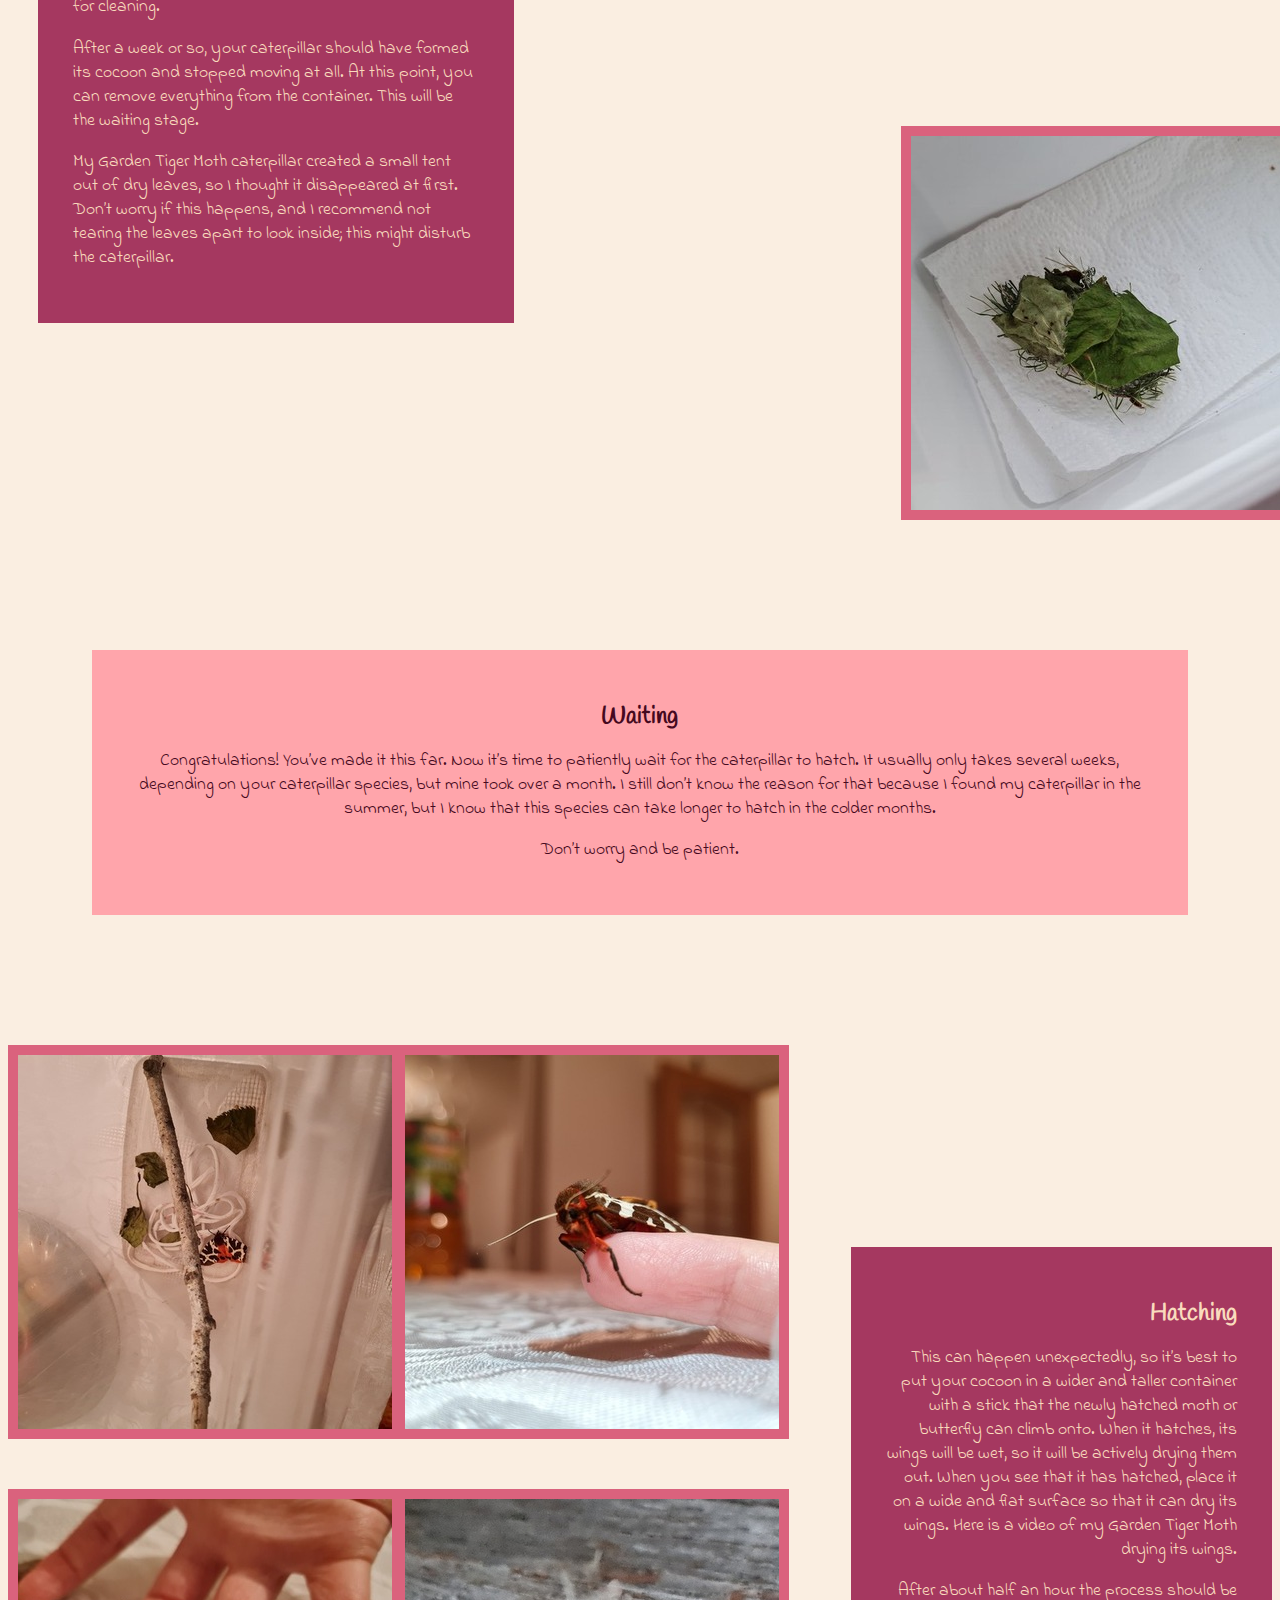
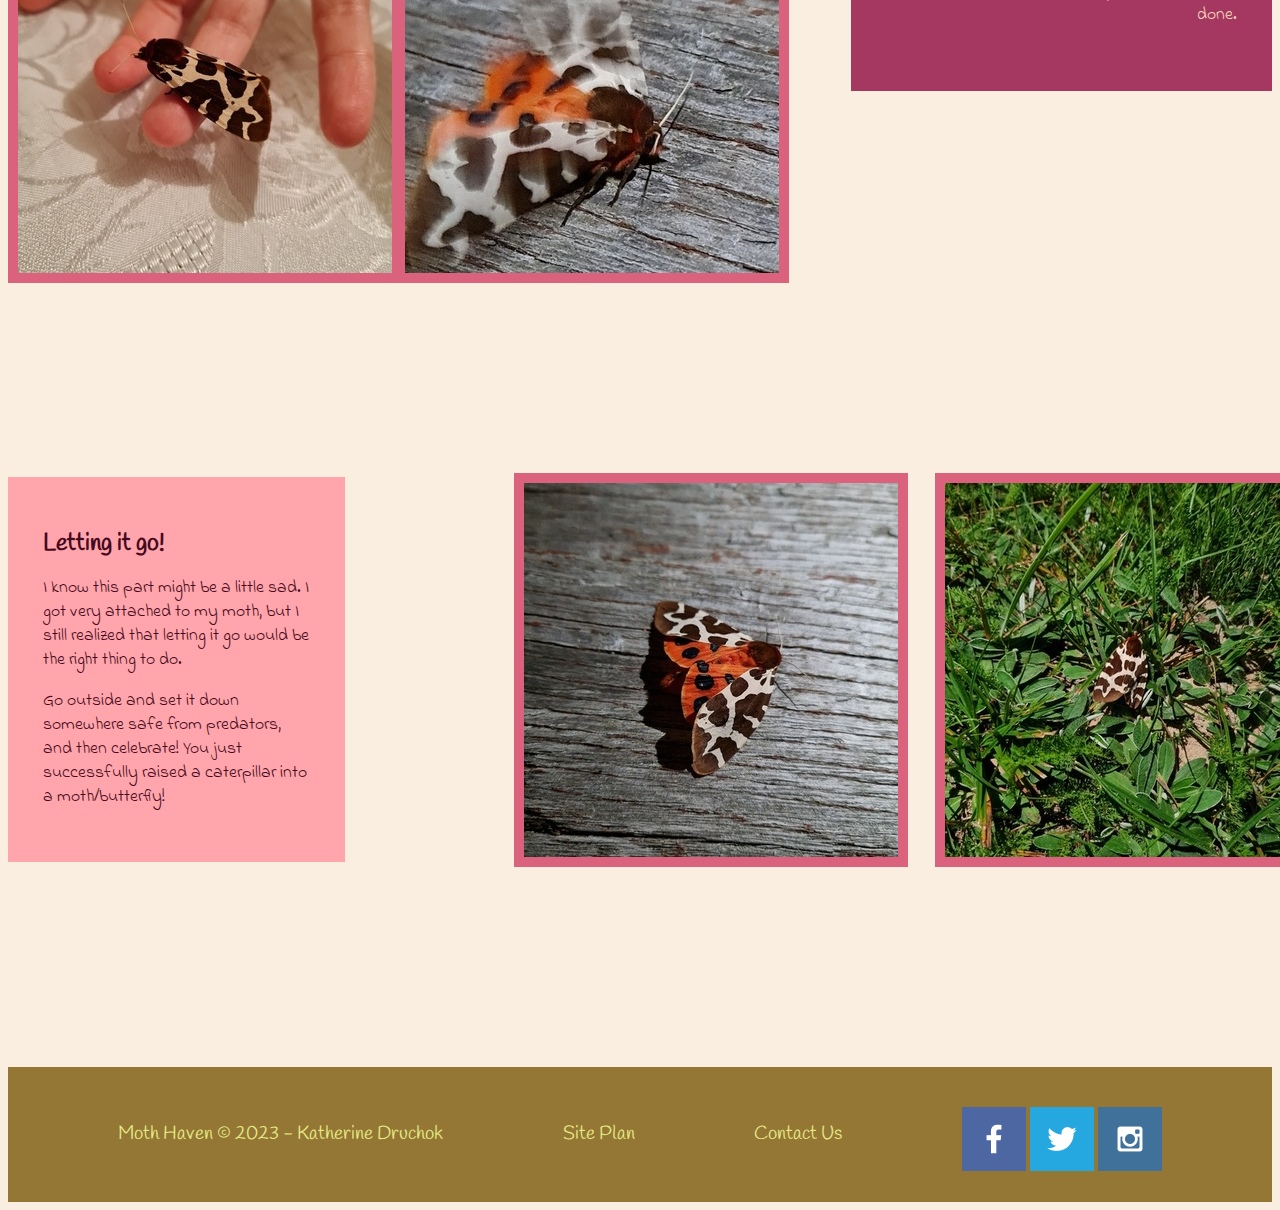
<file: moth-care/care-guide.html>
<!DOCTYPE html>
<html lang="en">
<head>
    <meta charset="UTF-8">
    <meta name="viewport" content="width=device-width, initial-scale=1.0">
    <title>Moth Haven | Care Guide</title>
    <link rel="stylesheet" href="styles/style.css">
</head>
<body>
    <div id="content">
        <header>
            <a id="logo-home-link" href="index.html">
                <img class="logo" src="images/moth-logo.png" alt="moth haven logo">
            </a>
            <nav>
                <a href="index.html">Home</a>
                <a href="care-guide.html">Care Guide</a>
                <a href="caterpillars.html">Caterpillars</a>
            </nav>
        </header>
        <main class="guide-grid">
            <section class="disclaimer">
                <h2>DISCLAIMER</h2>
                <p>This guide is by no means 100% universal, but I still think it could help you raise your caterpillar. Each species has slightly different needs. My caterpillar is a Garden Tiger Moth, so I will mainly be describing my experience with this moth species.</p>
            </section>
            <img id="caterpillar-img" src="images/caterpillar.jpg" alt="caterpillar in container">
            <section class="handling">
                <h2>Handling</h2>
                <p>The first thing to keep in mind is that caterpillars need to be handled with care. They are extremely delicate, so it could be fatal if you dropped them by mistake from even just two inches off the ground. Be careful!</p>
                <p>Some caterpillars have a “fluffy” coat, which is supposed to make them unappealing to predators. These hairs can sometimes irritate sensitive skin and cause allergic reactions, so keep that in mind when handing them. If you suspect that you might have sensitive skin, it’s best to handle them in gloves (or not at all).</p>
                <p>My woolly bear caterpillar didn’t irritate my skin, so I carefully picked it up with my hands when I first found it on the ground.</p>
            </section>
            <img id="plants-img" src="images/wild-plants.jpeg" alt="wild plants on a curb">
            <section class="host-plant">
                <h2>Host Plant</h2>
                <p>The plant which you found your caterpillar on is most likely it’s host plant. This means that this plant is the caterpillar’s main food source. If you find it on the ground, you should look around the area and scan for its potential food sources, they shouldn’t be too far away. If you aren’t sure, you can always look up a description of the caterpillar you found online and look for pictures that look like it. That will help you identify its food source and species.</p>
                <p>You can also find some of the common caterpillar types on my website by clicking this link.</p>
                <a class="guide-caterpillars-link" href="caterpillars.html">Caterpillars</a>
            </section>
            <img id="containers-img" src="images/containers.jpg" alt="clear plastic containers">
            <img id="gauze-img" src="images/gauze.jpg" alt="gauze">
            <section class="enclosure">
                <h2>Enclosure</h2>
                <p>Now that you’ve got your caterpillar, you will need an enclosure. It doesn’t have to be very spacious or tall, except if you found your caterpillar on a tree, then you would need to fit a small tree branch in there. I used a pretty big container, but it could certainly be smaller.</p>
                <p>One of the only things that a caterpillar does is eat, so it also poops a lot. To make the job of cleaning the container easier, I recommend putting a paper towel at the bottom. Then you could just switch it out once a day and it won’t take long.</p>
                <p>It’s crucial that the caterpillar has enough air, so instead of a plastic lid, I strongly recommend putting a sheet of gauze on top of the container and securing it with a string or a large rubber band.</p>
                <p>Different caterpillars need different levels of humidity, but for my caterpillar I sprayed the container once a day from afar with water. Two sprays should be plenty.</p>
            </section>
            <img id="eating-img" src="images/eat.jpg" alt="caterpillar eating">
            <img id="dandelion-img" src="images/dandelion.jpg" alt="dandelion flowers">
            <img id="yarrow-img" src="images/yarrow-1.jpg" alt="yarrow plant">
            <section class="feeding">
                <h2>Feeding</h2>
                <p>As I’ve mentioned previously, caterpillars only eat their host plants, so make sure you have regular access to their food source. I found mine on the staircase, so I did some research on this moth species and identified its common food source. I experimented by giving it different plants to eat until I eventually figured out which ones it liked the most. My caterpillar seemed to enjoy eating yarrow and dandelion leaves the most.</p>
            </section>
            <img id="alive" src="images/alive-1.jpg" alt="caterpillar on a leaf">
            <div class="container">
                <img id="dead" src="images/dead.jpg" alt="dead caterpillar eaten by larvae">
                <div class="overlay">
                    <div class="text">Hover to View</div>
                </div>
            </div>
            <section class="warning">
                <h2>WARNING!</h2>
                <p>You should always take care to wash and dry the plants you find before feeding them to your caterpillar. They might have parasites, tiny larvae, or harmful bacteria on them. The following image shows what happened to one of my caterpillars when I accidentally fed it unwashed plants (at least, I think that’s what happened). You might find it disturbing, so please skip these images if you don’t like “bug gore”.</p>
            </section>
            <img id="cocoon-img-1" src="images/chrysalis-1.jpg" alt="dry grass with caterpillar inside">
            <img id="cocoon-img-2" src="images/chrysalis-2.jpg" alt="cocoon covered by dry leaves">
            <section class="cocoon">
                <h2>Cocoon</h2>
                <p>If you’ve been properly feeding and taking care of your caterpillar, it will start growing bigger and eventually become inactive or slow. That means that it’s getting ready to form a chrysalis and begin its morphing stage. During this time, I recommend not disturbing the caterpillar too much and stopping touching it for some time. Change its food only by removing the old leaves and dropping new ones in, don’t relocate the caterpillar for cleaning.</p>
                <p>After a week or so, your caterpillar should have formed its cocoon and stopped moving at all. At this point, you can remove everything from the container. This will be the waiting stage.</p>
                <p>My Garden Tiger Moth caterpillar created a small tent out of dry leaves, so I thought it disappeared at first. Don’t worry if this happens, and I recommend not tearing the leaves apart to look inside; this might disturb the caterpillar.</p>
            </section>
            <section class="waiting">
                <h2>Waiting</h2>
                <p>Congratulations! You’ve made it this far. Now it’s time to patiently wait for the caterpillar to hatch. It usually only takes several weeks, depending on your caterpillar species, but mine took over a month. I still don’t know the reason for that because I found my caterpillar in the summer, but I know that this species can take longer to hatch in the colder months.</p>
                <p>Don’t worry and be patient.</p>
            </section>
            <img id="container-moth-img" src="images/container.jpg" alt="hatched garden tiger moth in container">
            <img id="finger-moth-img" src="images/hatched-2.jpg" alt="garden tiger moth on finger">
            <img id="hand-moth-img" src="images/hatched-3.jpg" alt="garden tiger moth on hand">
            <img id="drying-img" src="images/wing-drying-2.jpg" alt="garden tiger moth drying its wings">
            <section class="hatching">
                <h2>Hatching</h2>
                <p>This can happen unexpectedly, so it’s best to put your cocoon in a wider and taller container with a stick that the newly hatched moth or butterfly can climb onto. When it hatches, its wings will be wet, so it will be actively drying them out. When you see that it has hatched, place it on a wide and flat surface so that it can dry its wings. Here is a video of my Garden Tiger Moth drying its wings.</p>
                <p>After about half an hour the process should be done.</p>
            </section>
            <img id="table-moth-img" src="images/moth.jpg" alt="garden tiger moth on wooden table">
            <img id="grass-moth-img" src="images/freedom.jpg" alt="garden tiger moth on grass">
            <section class="let-go">
                <h2>Letting it go!</h2>
                <p>I know this part might be a little sad. I got very attached to my moth, but I still realized that letting it go would be the right thing to do.</p>
                <p>Go outside and set it down somewhere safe from predators, and then celebrate! You just successfully raised a caterpillar into a moth/butterfly!</p>
            </section>
        </main>
        <footer>
            <p>Moth Haven &copy; 2023 - Katherine Druchok</p>
            <p><a href="site-plan.html">Site Plan</a></p>
            <p><a href="contact-us.html">Contact Us</a></p>
            <div class="social">
                <a href="https://facebook.com" target="_blank">
                    <img src="images/facebook.png" alt="facebook icon">
                </a>
                <a href="https://twitter.com" target="_blank">
                    <img src="images/twitter.png" alt="twitter icon">
                </a>
                <a href="https://instagram.com" target="_blank">
                    <img src="images/instagram.png" alt="instagram icon">
                </a>
            </div>
        </footer>
    </div>
</body>
</html>
</file>
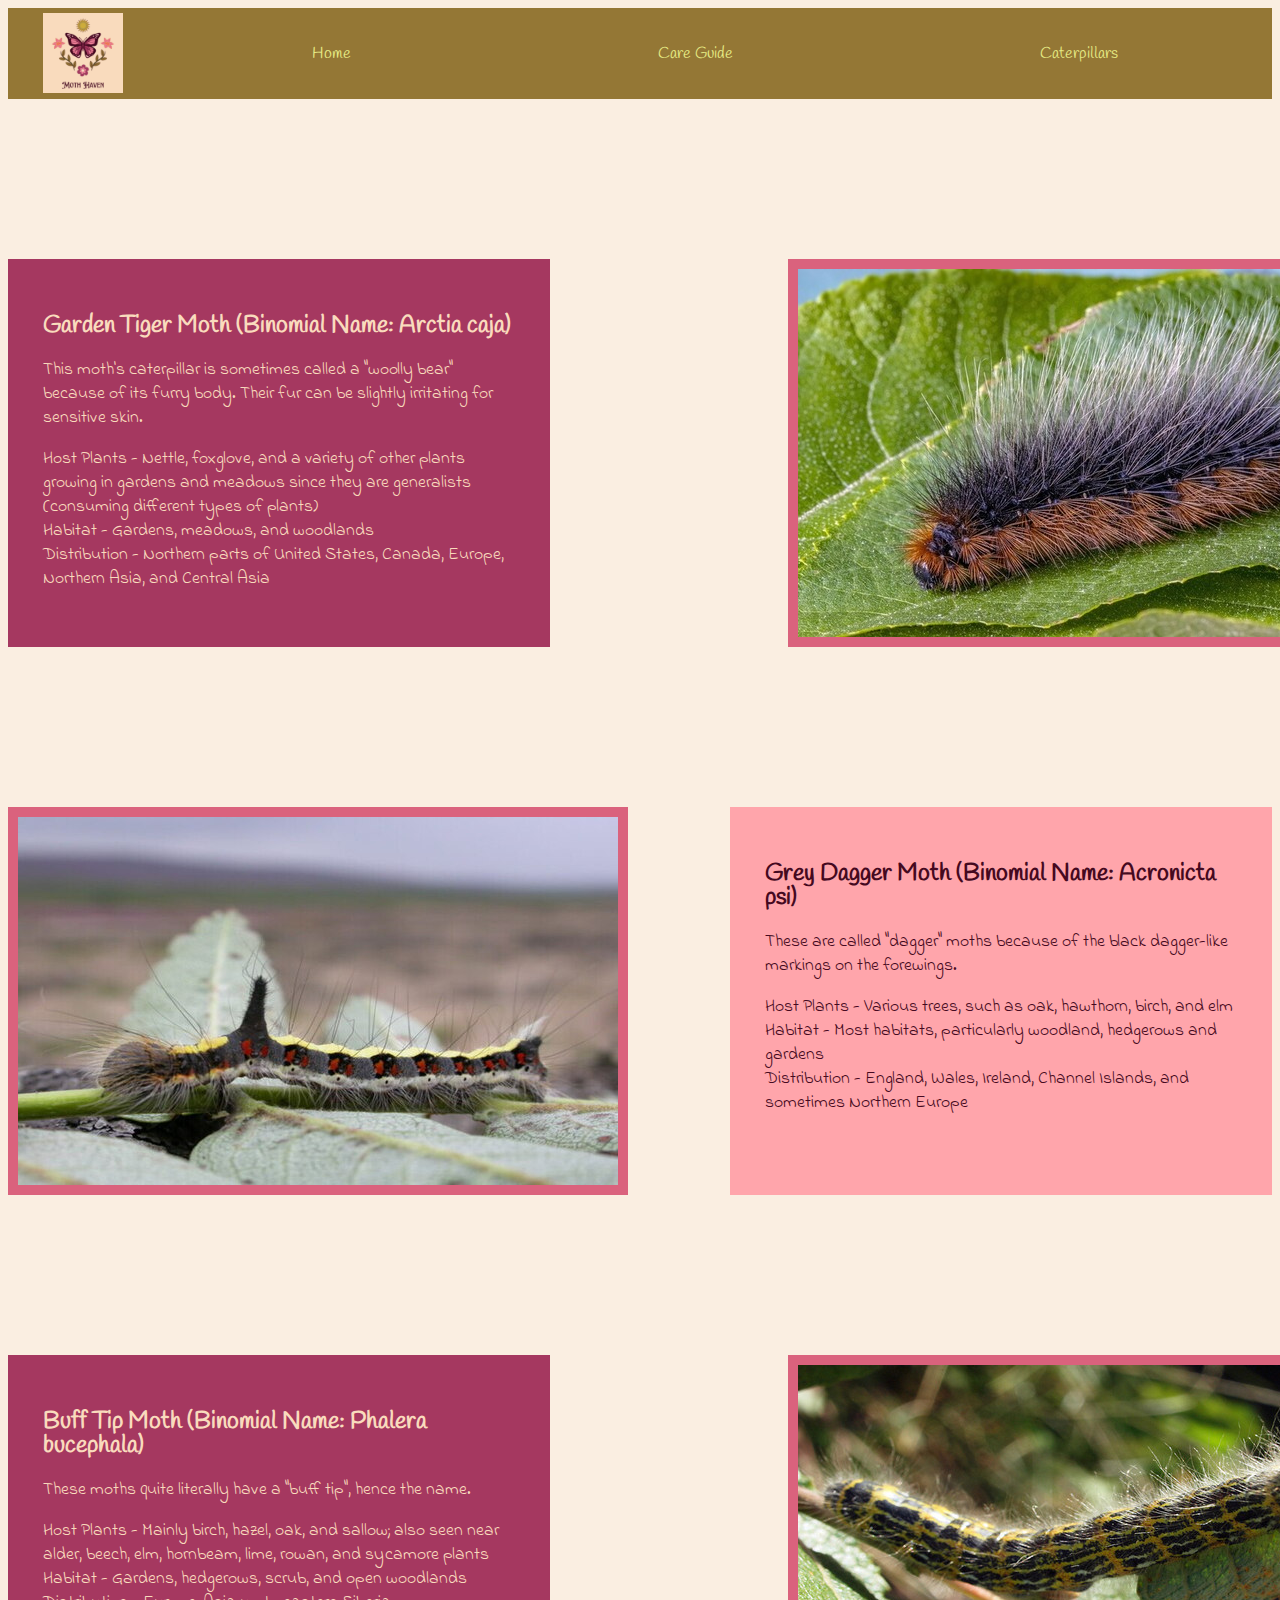
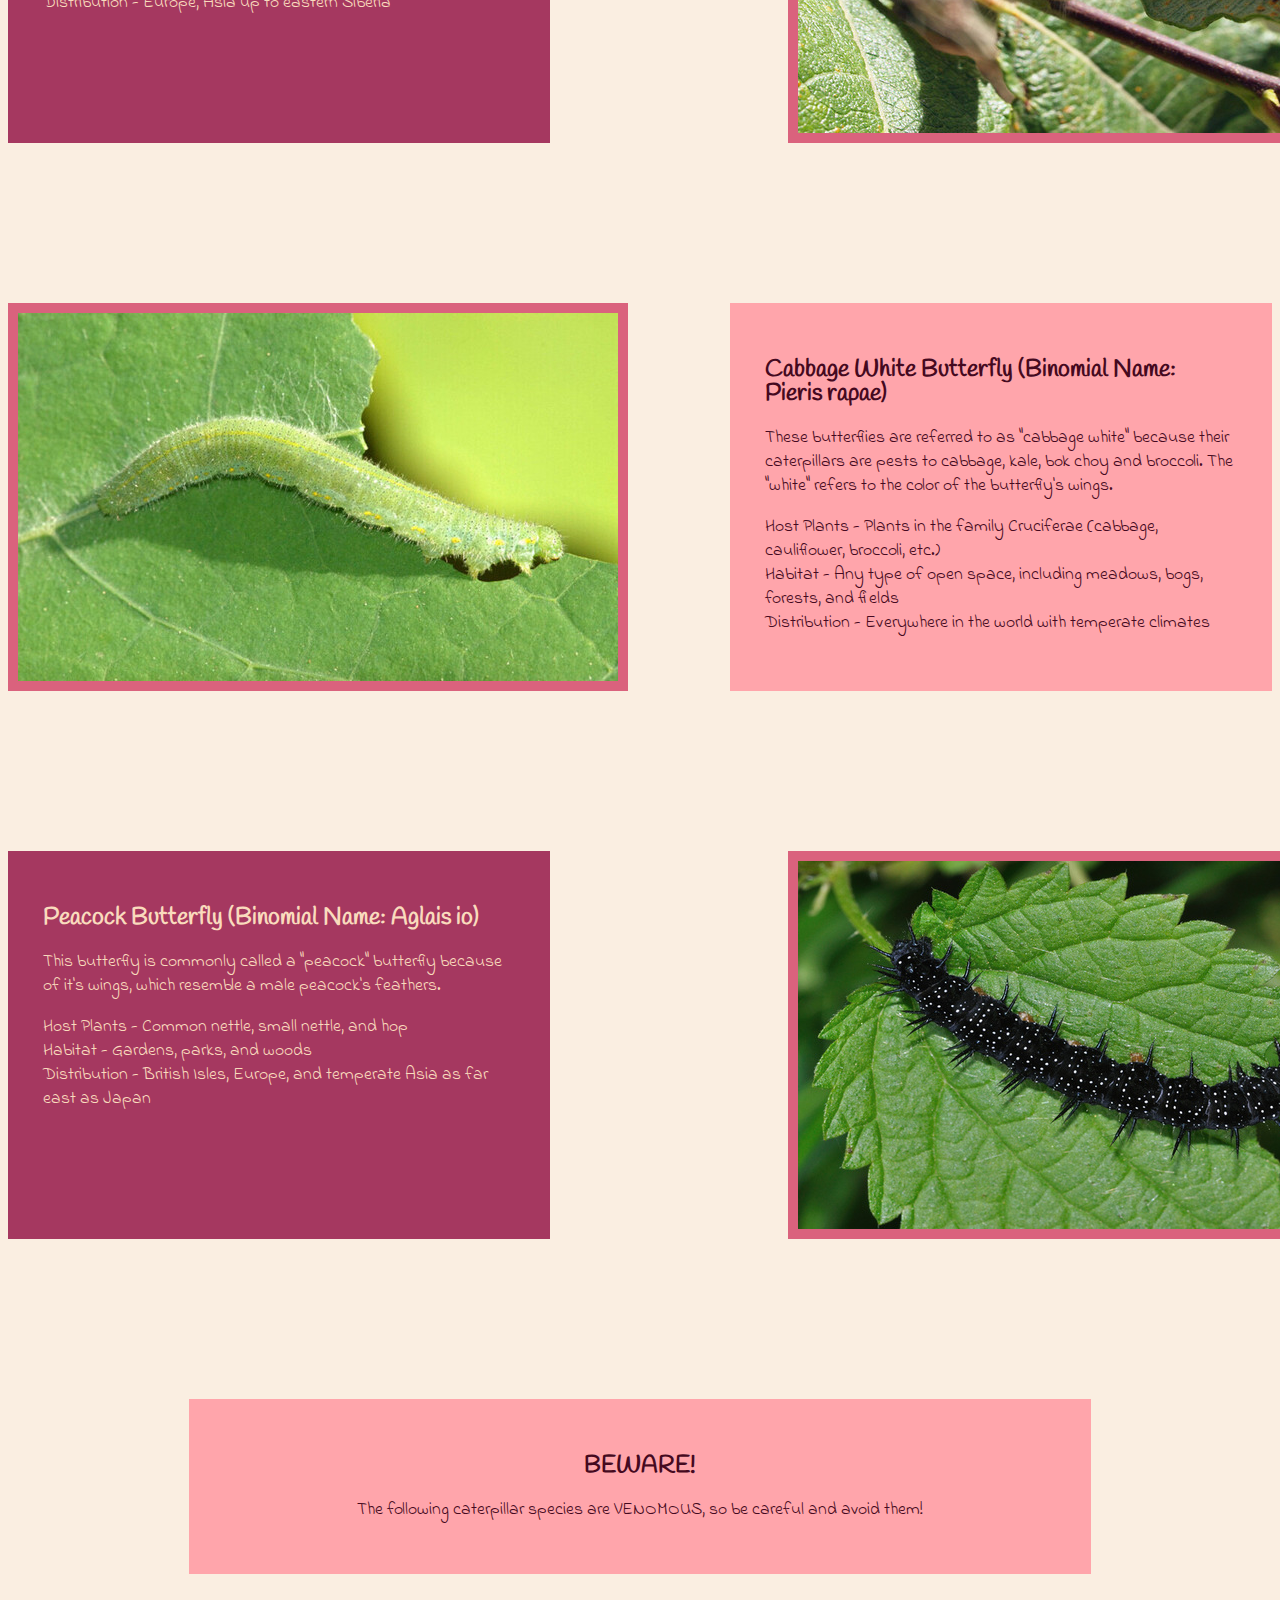
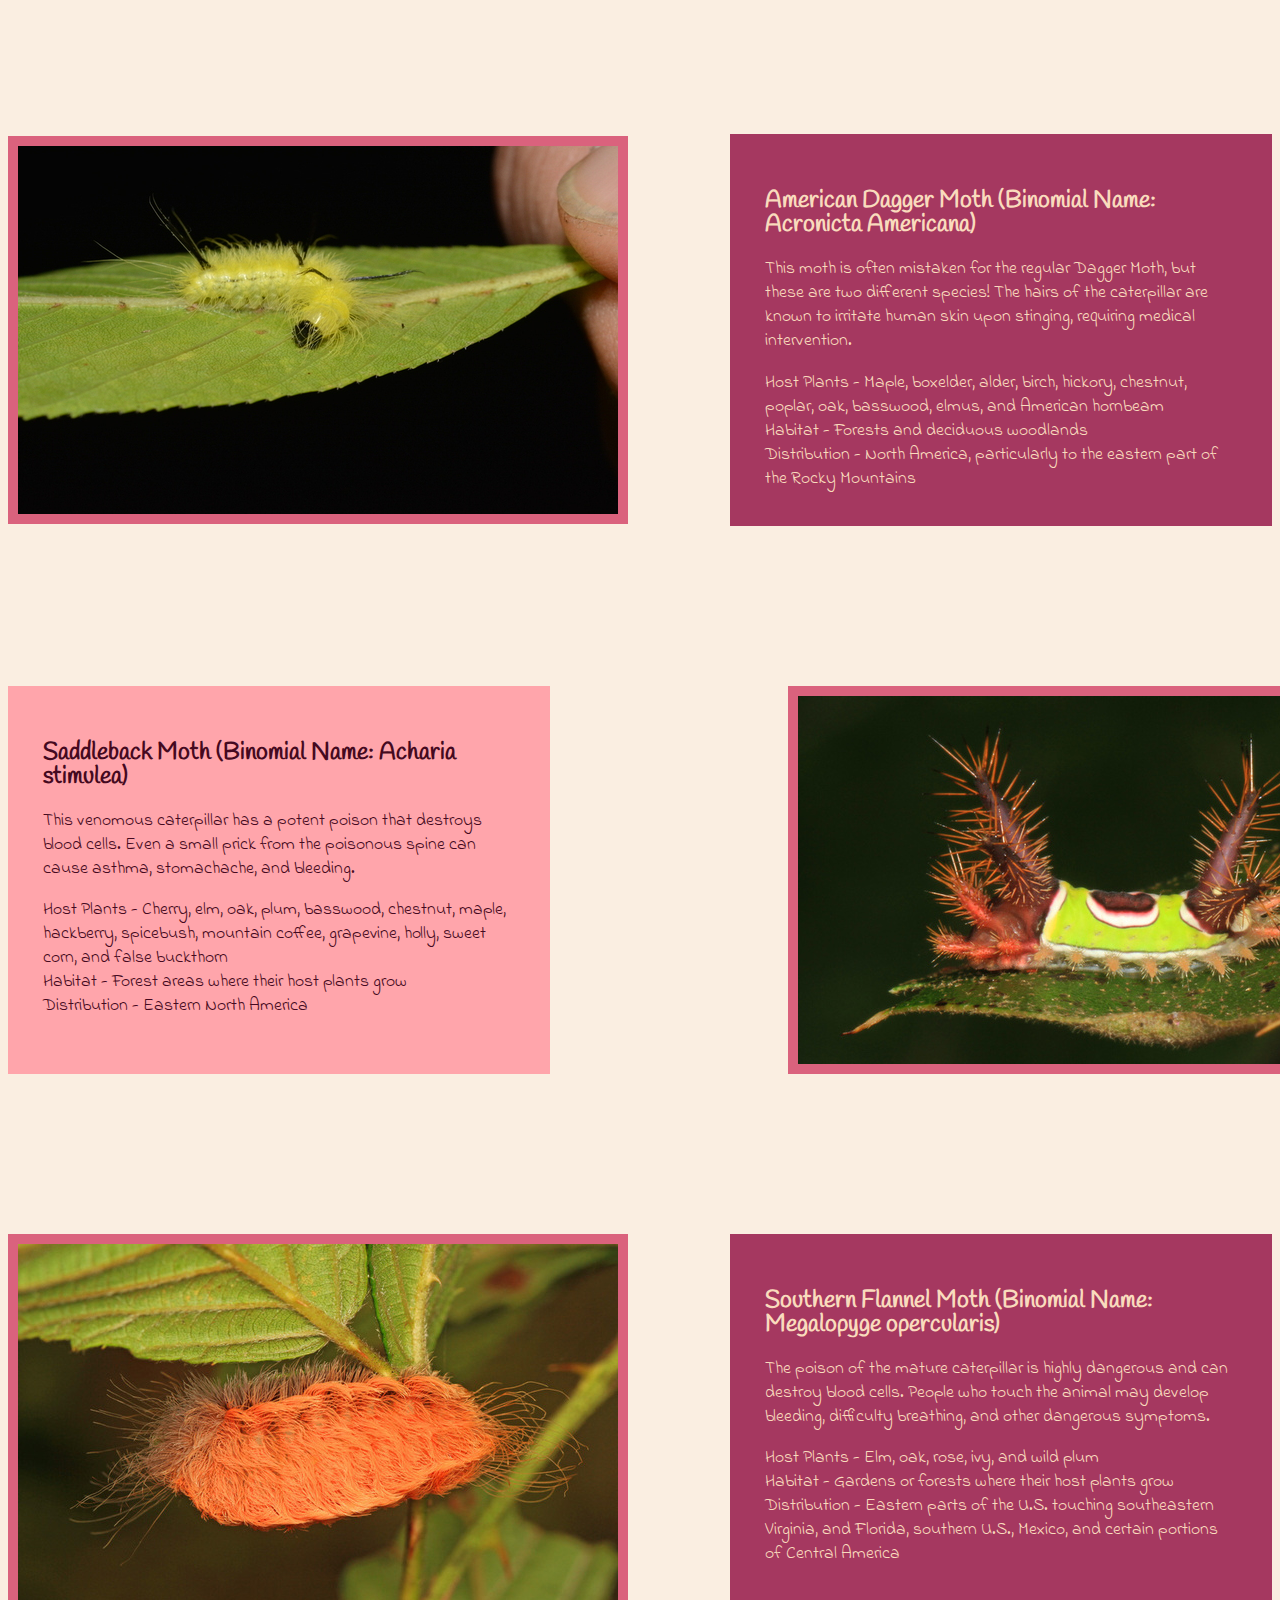
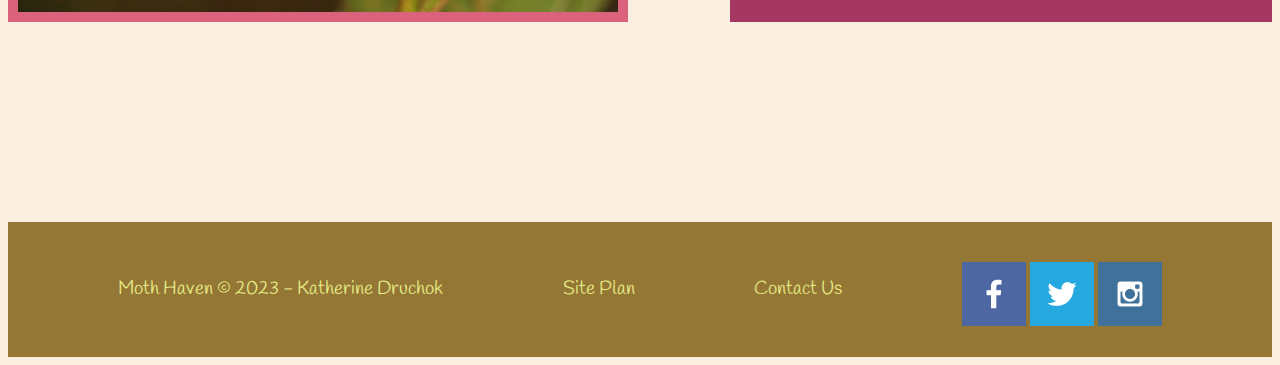
<file: moth-care/caterpillars.html>
<!DOCTYPE html>
<html lang="en">
<head>
    <meta charset="UTF-8">
    <meta name="viewport" content="width=device-width, initial-scale=1.0">
    <title>Moth Haven | Caterpillars</title>
    <link rel="stylesheet" href="styles/style.css">
</head>
<body>
    <div id="content">
        <header>
            <a id="logo-home-link" href="index.html">
                <img class="logo" src="images/moth-logo.png" alt="moth haven logo">
            </a>
            <nav>
                <a href="index.html">Home</a>
                <a href="care-guide.html">Care Guide</a>
                <a href="caterpillars.html">Caterpillars</a>
            </nav>
        </header>
        <main class="caterpillars-grid">
            <img id="garden-tiger-img" src="images/garden-tiger-moth.jpg" alt="garden tiger moth caterpillar">
            <section class="garden-tiger">
                <h2>Garden Tiger Moth (Binomial Name: Arctia caja)</h2>
                <p>This moth's caterpillar is sometimes called a "woolly bear" because of its furry body. Their fur can be slightly irritating for sensitive skin.</p>
                <ul>
                    <li>Host Plants - Nettle, foxglove, and a variety of other plants growing in gardens and meadows since they are generalists (consuming different types of plants)</li>
                    <li>Habitat - Gardens, meadows, and woodlands</li>
                    <li>Distribution - Northern parts of United States, Canada, Europe, Northern Asia, and Central Asia</li>
                </ul>
            </section>
            <img id="grey-dagger-img" src="images/grey-dagger-moth.jpg" alt="grey dagger moth caterpillar">
            <section class="grey-dagger">
                <h2>Grey Dagger Moth (Binomial Name: Acronicta psi)</h2>
                <p>These are called "dagger" moths because of the black dagger-like markings on the forewings.</p>
                <ul>
                    <li>Host Plants - Various trees, such as oak, hawthorn, birch, and elm</li>
                    <li>Habitat - Most habitats, particularly woodland, hedgerows and gardens</li>
                    <li>Distribution - England, Wales, Ireland, Channel Islands, and sometimes Northern Europe</li>
                </ul>
            </section>
            <img id="buff-tip-img" src="images/buff-tip-moth.jpg" alt="buff tip moth caterpillar">
            <section class="buff-tip">
                <h2>Buff Tip Moth (Binomial Name: Phalera bucephala)</h2>
                <p>These moths quite literally have a "buff tip", hence the name.</p>
                <ul>
                    <li>Host Plants - Mainly birch, hazel, oak, and sallow; also seen near alder, beech, elm, hornbeam, lime, rowan, and sycamore plants</li>
                    <li>Habitat - Gardens, hedgerows, scrub, and open woodlands</li>
                    <li>Distribution - Europe, Asia up to eastern Siberia</li>
                </ul>
            </section>
            <img id="cabbage-white-img" src="images/cabbage-white-butterfly.jpg" alt="cabbage white butterfly caterpillar">
            <section class="cabbage-white">
                <h2>Cabbage White Butterfly (Binomial Name: Pieris rapae)</h2>
                <p>These butterflies are referred to as "cabbage white" because their caterpillars are pests to cabbage, kale, bok choy and broccoli. The "white" refers to the color of the butterfly's wings.</p>
                <ul>
                    <li>Host Plants - Plants in the family Cruciferae (cabbage, cauliflower, broccoli, etc.)</li>
                    <li>Habitat - Any type of open space, including meadows, bogs, forests, and fields</li>
                    <li>Distribution - Everywhere in the world with temperate climates</li>
                </ul>
            </section>
            <img id="peacock-img" src="images/peacock-butterfly.jpg" alt="peacock butterfly caterpillar">
            <section class="peacock">
                <h2>Peacock Butterfly (Binomial Name: Aglais io)</h2>
                <p>This butterfly is commonly called a "peacock" butterfly because of it's wings, which resemble a male peacock's feathers.</p>
                <ul>
                    <li>Host Plants - Common nettle, small nettle, and hop</li>
                    <li>Habitat - Gardens, parks, and woods</li>
                    <li>Distribution - British Isles, Europe, and temperate Asia as far east as Japan</li>
                </ul>
            </section>
            <section class="beware">
                <h2>BEWARE!</h2>
                <p>The following caterpillar species are VENOMOUS, so be careful and avoid them!</p>
            </section>
            <img id="american-dagger-img" src="images/american-dagger-moth.jpg" alt="american dagger moth caterpillar">
            <section class="american-dagger">
                <h2>American Dagger Moth (Binomial Name: Acronicta Americana)</h2>
                <p>This moth is often mistaken for the regular Dagger Moth, but these are two different species! The hairs of the caterpillar are known to irritate human skin upon stinging, requiring medical intervention.</p>
                <ul>
                    <li>Host Plants - Maple, boxelder, alder, birch, hickory, chestnut, poplar, oak, basswood, elmus, and American hornbeam</li>
                    <li>Habitat - Forests and deciduous woodlands</li>
                    <li>Distribution - North America, particularly to the eastern part of the Rocky Mountains</li>
                </ul>
            </section>
            <img id="saddleback-img" src="images/saddleback-moth.jpg" alt="saddleback moth caterpillar">
            <section class="saddleback">
                <h2>Saddleback Moth (Binomial Name: Acharia stimulea)</h2>
                <p>This venomous caterpillar has a potent poison that destroys blood cells. Even a small prick from the poisonous spine can cause asthma, stomachache, and bleeding.</p>
                <ul>
                    <li>Host Plants - Cherry, elm, oak, plum, basswood, chestnut, maple, hackberry, spicebush, mountain coffee, grapevine, holly, sweet corn, and false buckthorn</li>
                    <li>Habitat - Forest areas where their host plants grow</li>
                    <li>Distribution - Eastern North America</li>
                </ul>
            </section>
            <img id="south-flannel-img" src="images/southern-flannel-moth.jpg" alt="southern flannel moth caterpillar">
            <section class="south-flannel">
                <h2>Southern Flannel Moth (Binomial Name: Megalopyge opercularis)</h2>
                <p>The poison of the mature caterpillar is highly dangerous and can destroy blood cells. People who touch the animal may develop bleeding, difficulty breathing, and other dangerous symptoms.</p>
                <ul>
                    <li>Host Plants - Elm, oak, rose, ivy, and wild plum</li>
                    <li>Habitat - Gardens or forests where their host plants grow</li>
                    <li>Distribution - Eastern parts of the U.S. touching southeastern Virginia, and Florida, southern U.S., Mexico, and certain portions of Central America</li>
                </ul>
            </section>
        </main>
        <footer>
            <p>Moth Haven &copy; 2023 - Katherine Druchok</p>
            <p><a href="site-plan.html">Site Plan</a></p>
            <p><a href="contact-us.html">Contact Us</a></p>
            <div class="social">
                <a href="https://facebook.com" target="_blank">
                    <img src="images/facebook.png" alt="facebook icon">
                </a>
                <a href="https://twitter.com" target="_blank">
                    <img src="images/twitter.png" alt="twitter icon">
                </a>
                <a href="https://instagram.com" target="_blank">
                    <img src="images/instagram.png" alt="instagram icon">
                </a>
            </div>
        </footer>
    </div>
</body>
</html>
</file>
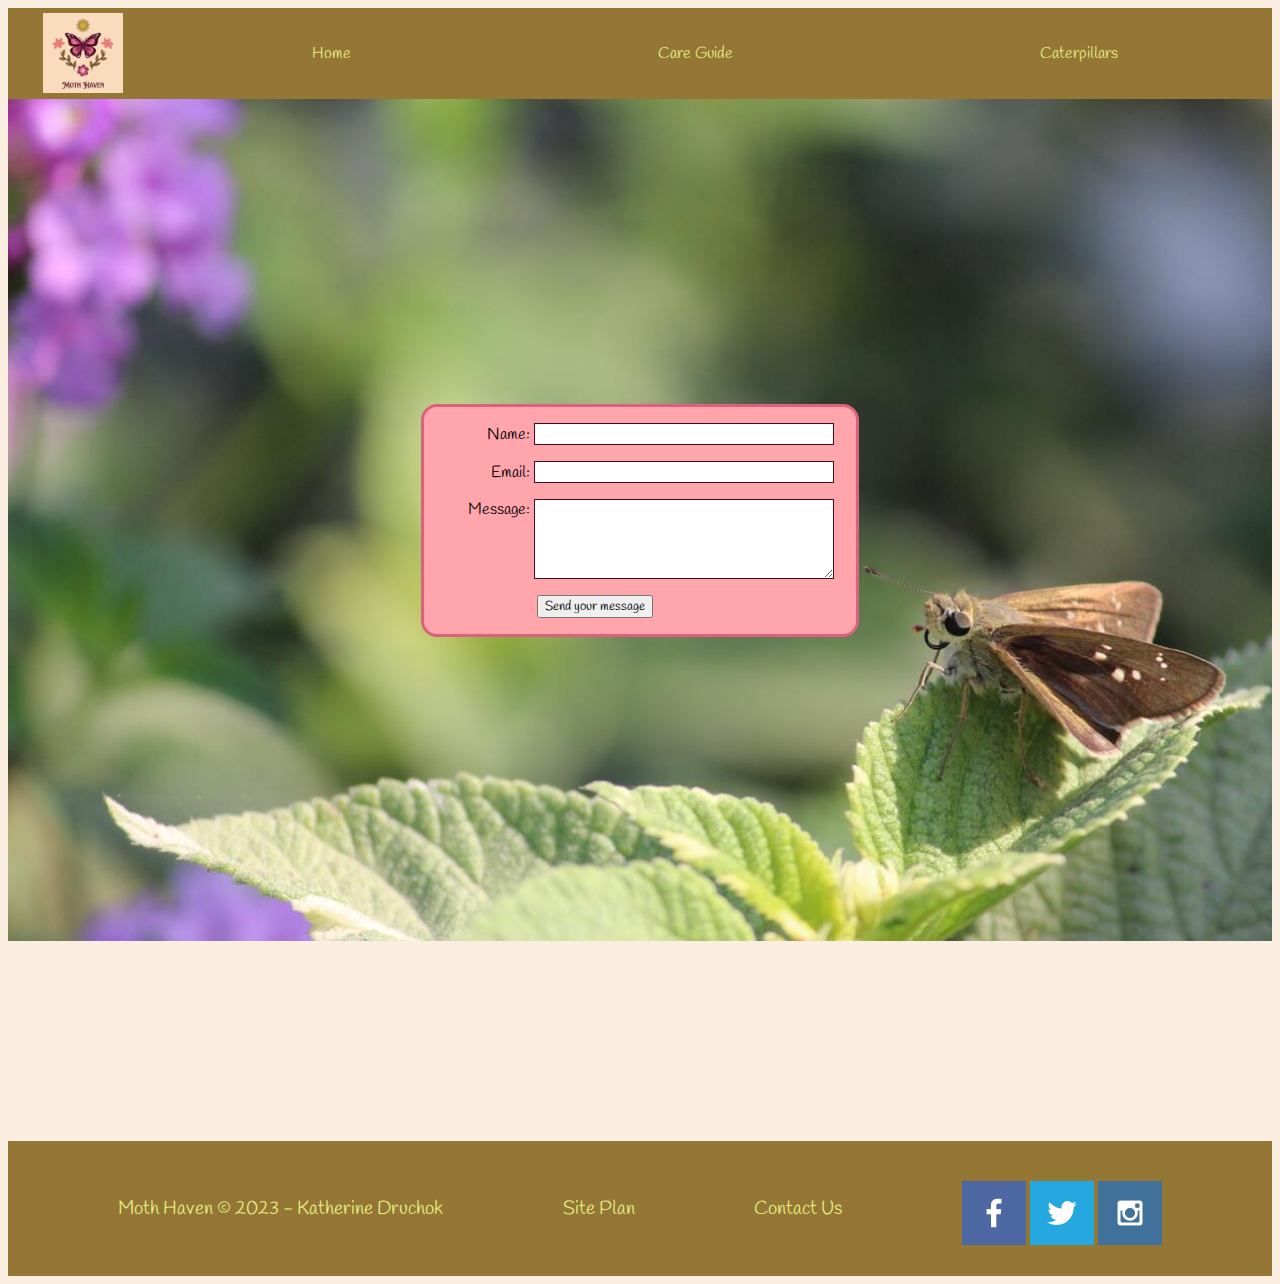
<file: moth-care/contact-us.html>
<!DOCTYPE html>
<html lang="en">
<head>
    <meta charset="UTF-8">
    <meta name="viewport" content="width=device-width, initial-scale=1.0">
    <title>Moth Haven | Home</title>
    <link rel="stylesheet" href="styles/style.css">
</head>
<body>
    <div id="content">
        <header>
            <a id="logo-home-link" href="index.html">
                <img class="logo" src="images/moth-logo.png" alt="moth haven logo">
            </a>
            <nav>
                <a href="index.html">Home</a>
                <a href="care-guide.html">Care Guide</a>
                <a href="caterpillars.html">Caterpillars</a>
            </nav>
        </header>
        <main class="home-grid">
            <img id="banner-contact-img" src="images/banner.jpg" alt="brown moth on a nature background">
            <div id="feedback"></div>
            <form action="/my-handling-form-page" method="post">
                <ul>
                    <li>
                      <label for="name">Name:</label>
                      <input type="text" id="name" name="user_name" />
                    </li>
                    <li>
                      <label for="mail">Email:</label>
                      <input type="email" id="mail" name="user_email" />
                    </li>
                    <li>
                      <label for="msg">Message:</label>
                      <textarea id="msg" name="user_message"></textarea>
                    </li>
                    <li class="button">
                        <button type="submit">Send your message</button>
                    </li>
                  </ul>
            </form>
        </main>
        <footer>
            <p>Moth Haven &copy; 2023 - Katherine Druchok</p>
            <p><a href="site-plan.html">Site Plan</a></p>
            <p><a href="contact-us.html">Contact Us</a></p>
            <div class="social">
                <a href="https://facebook.com" target="_blank">
                    <img src="images/facebook.png" alt="facebook icon">
                </a>
                <a href="https://twitter.com" target="_blank">
                    <img src="images/twitter.png" alt="twitter icon">
                </a>
                <a href="https://instagram.com" target="_blank">
                    <img src="images/instagram.png" alt="instagram icon">
                </a>
            </div>
        </footer>
    </div>
    <script>
        // get the feedback div element so we can do something with it.
        const feedbackElement = document.getElementById('feedback');
        // get the form so we can read what was entered in it.
        const formElement = document.forms[0];
        // add a 'listener' to wait for a submission of our form. When that happens run the code below.
        formElement.addEventListener('submit', function(e) {
            // stop the form from doing the default action.
            e.preventDefault();
            // set the contents of our feedback element to a message letting the user know the form was submitted successfully. Notice that we pull the name that was entered in the form to personalize the message!
            feedbackElement.innerHTML = 'Hello '+ formElement.user_name.value +'! Thank you for your message. We will get back with you as soon as possible!';
            // make the feedback element visible.
            feedbackElement.style.display = "block";
            // add a class to move everything down so our message doesn't cover it.
            document.body.classList.toggle('moveDown');
        });
    </script>
</body>
</html>
</file>
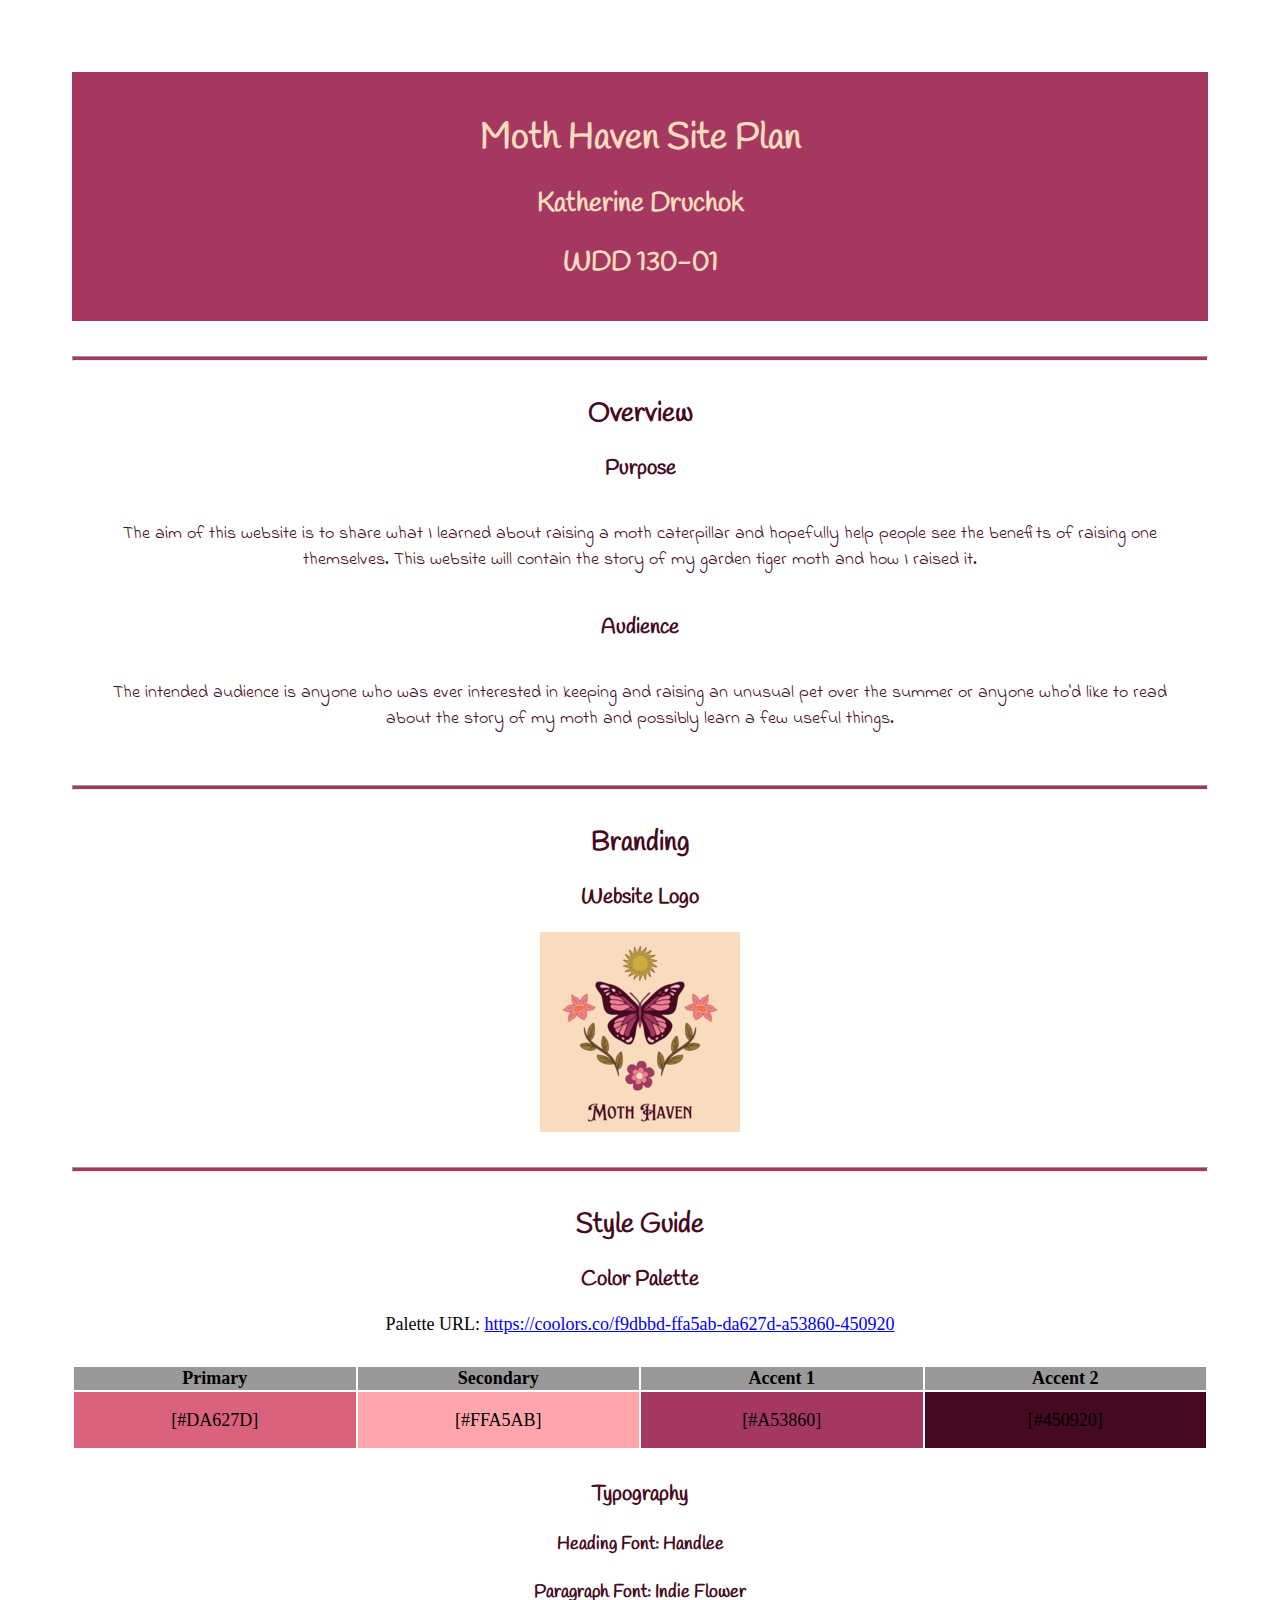
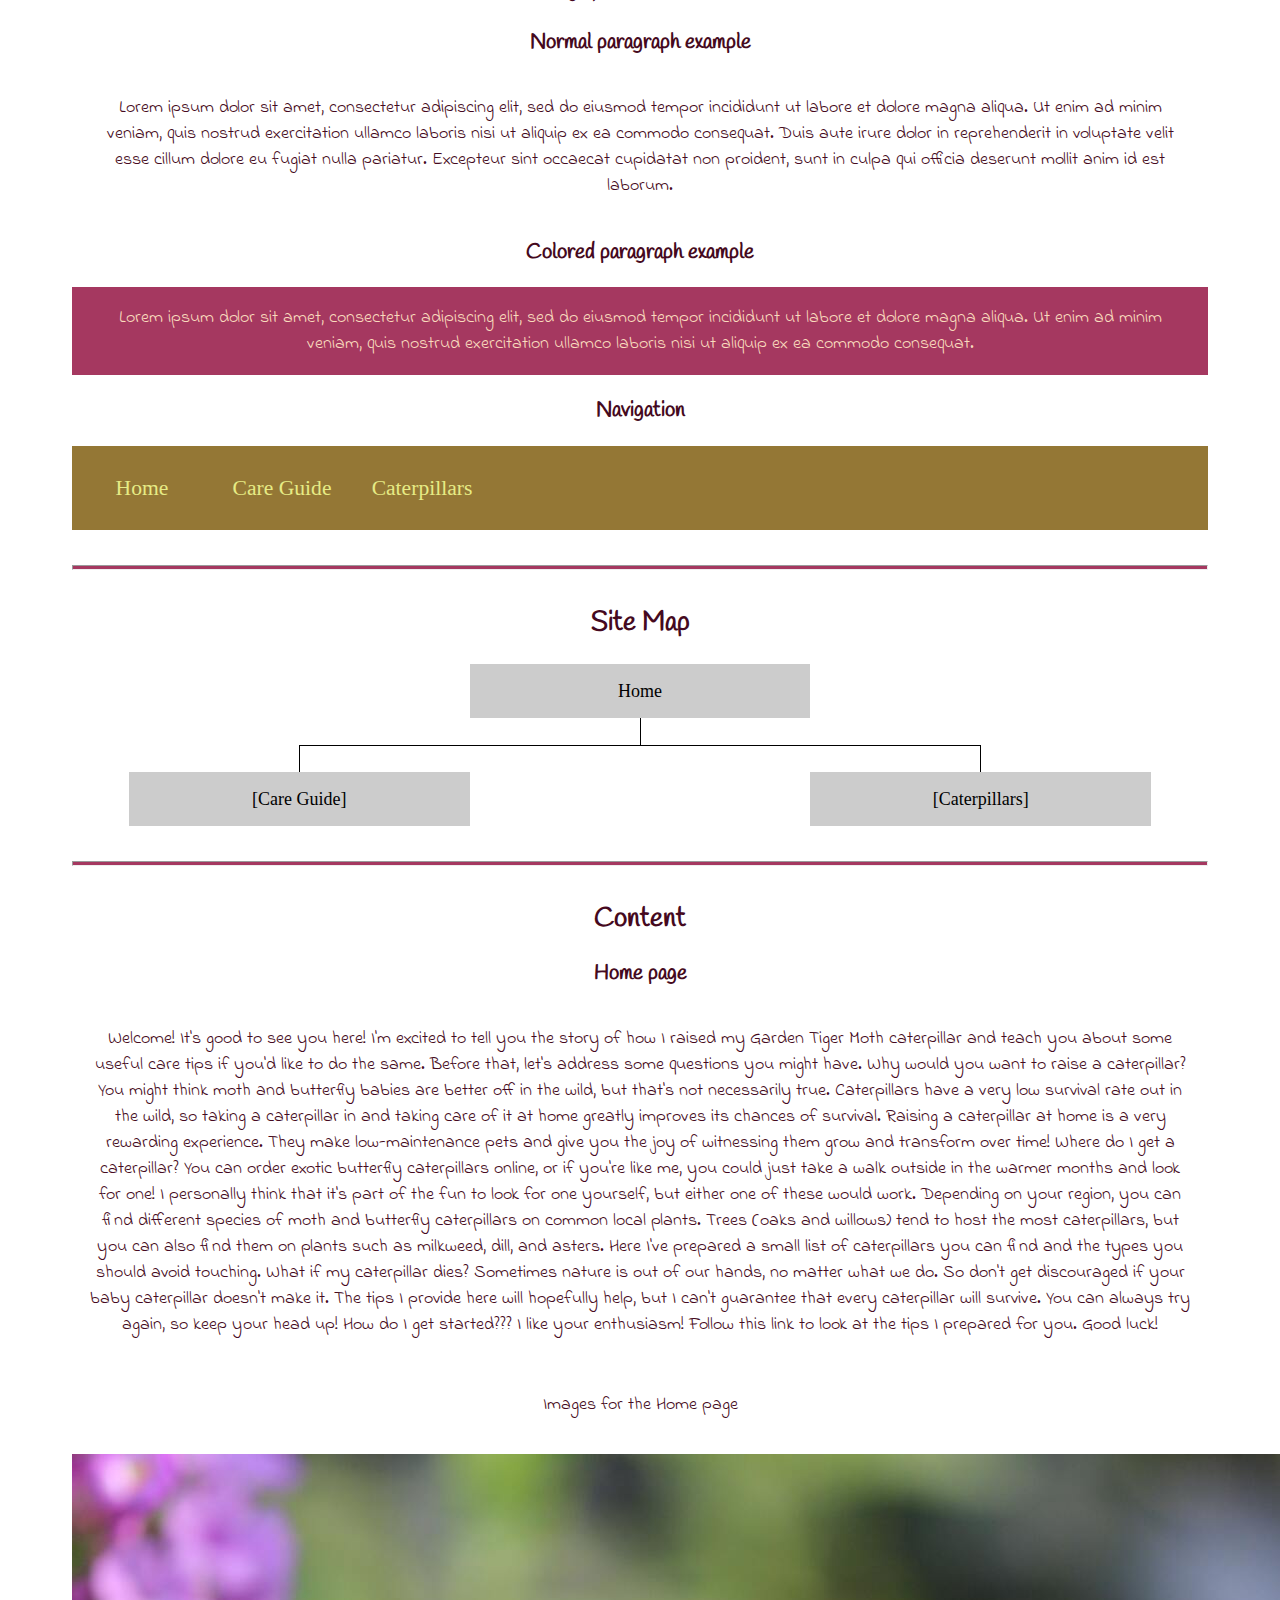
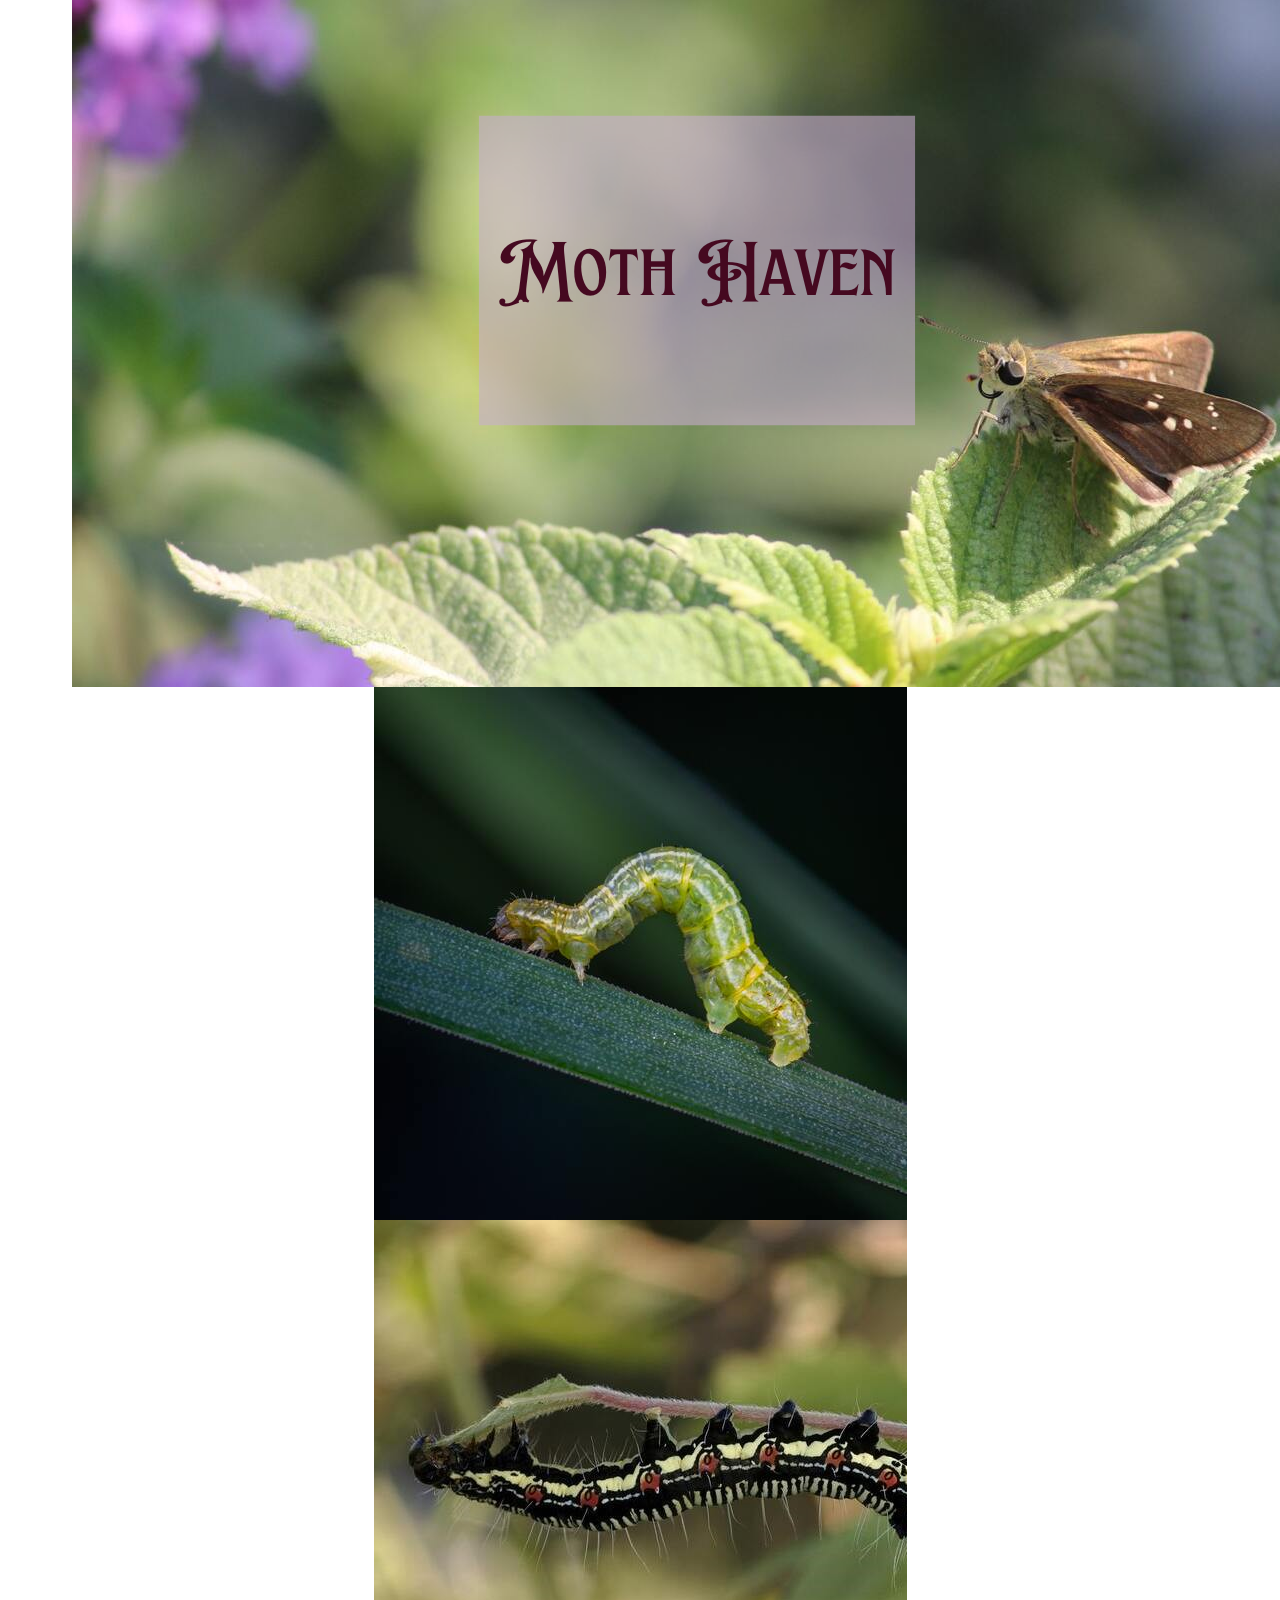
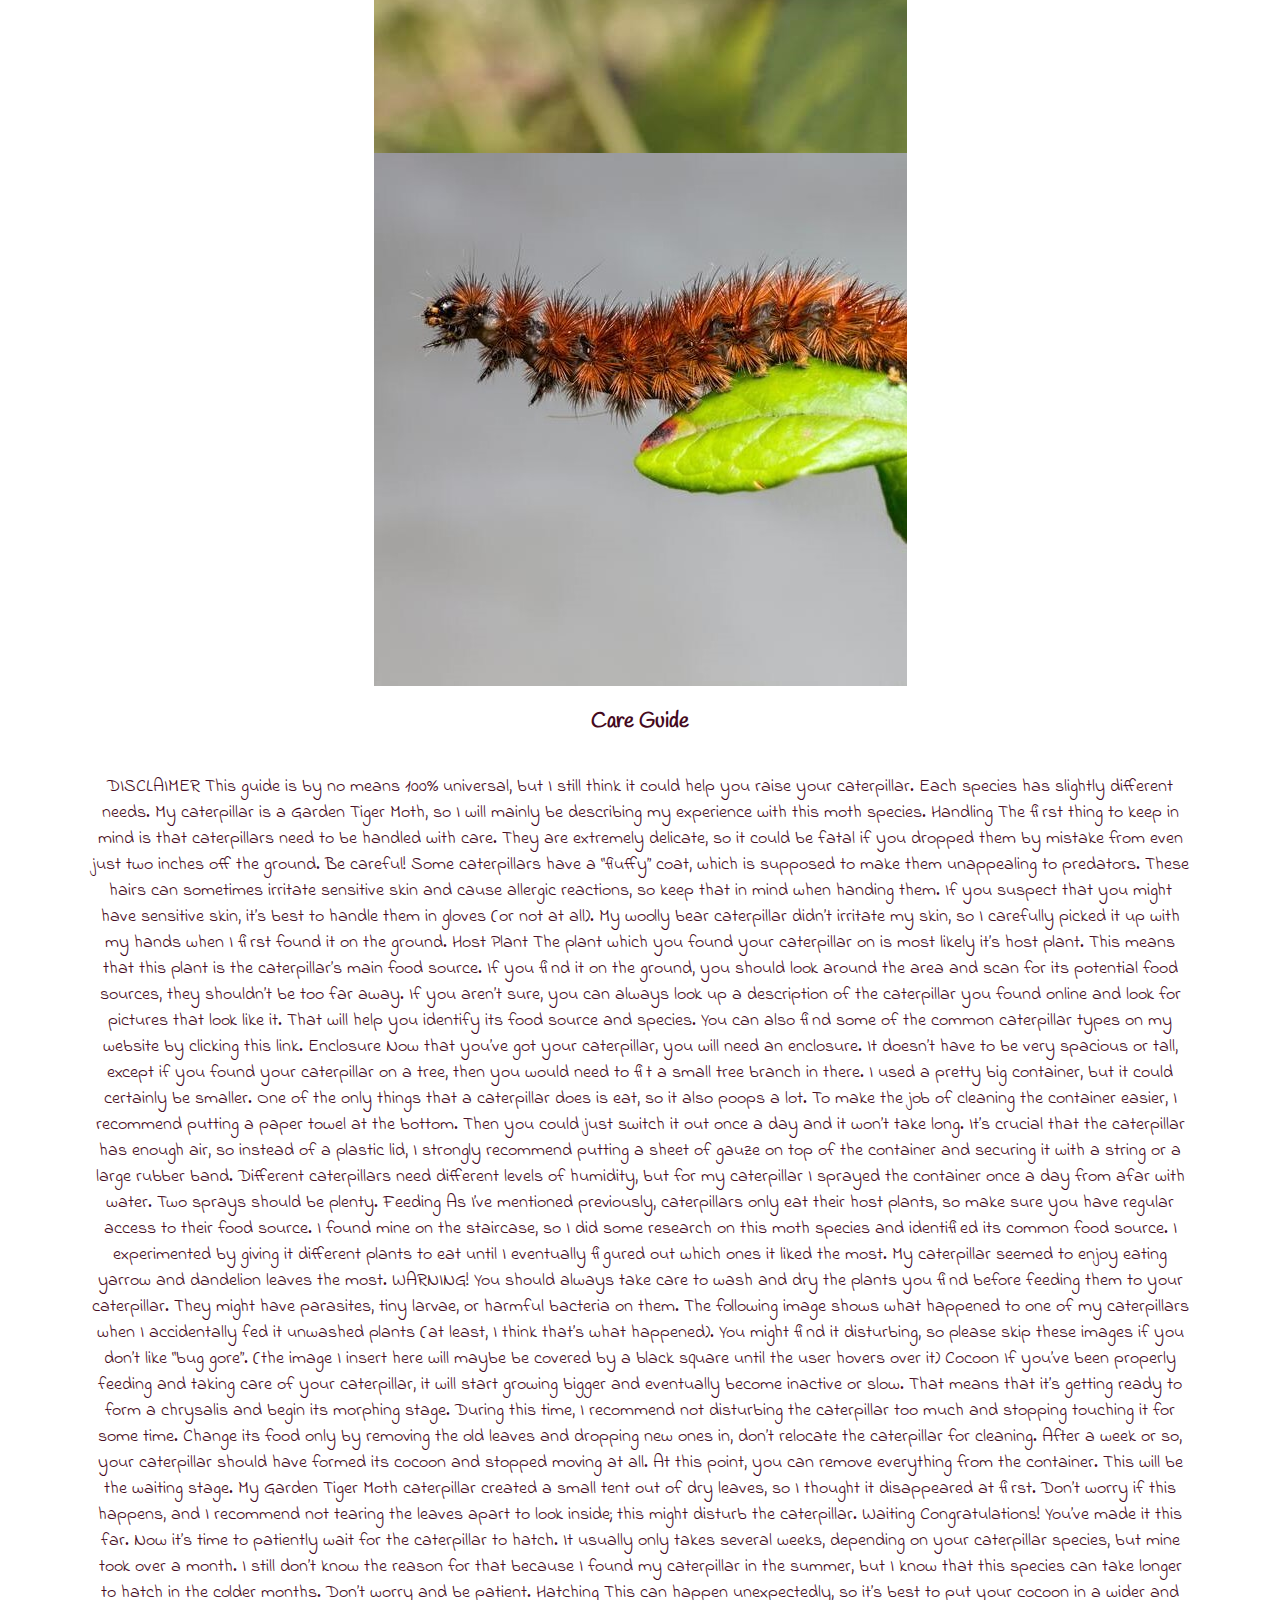
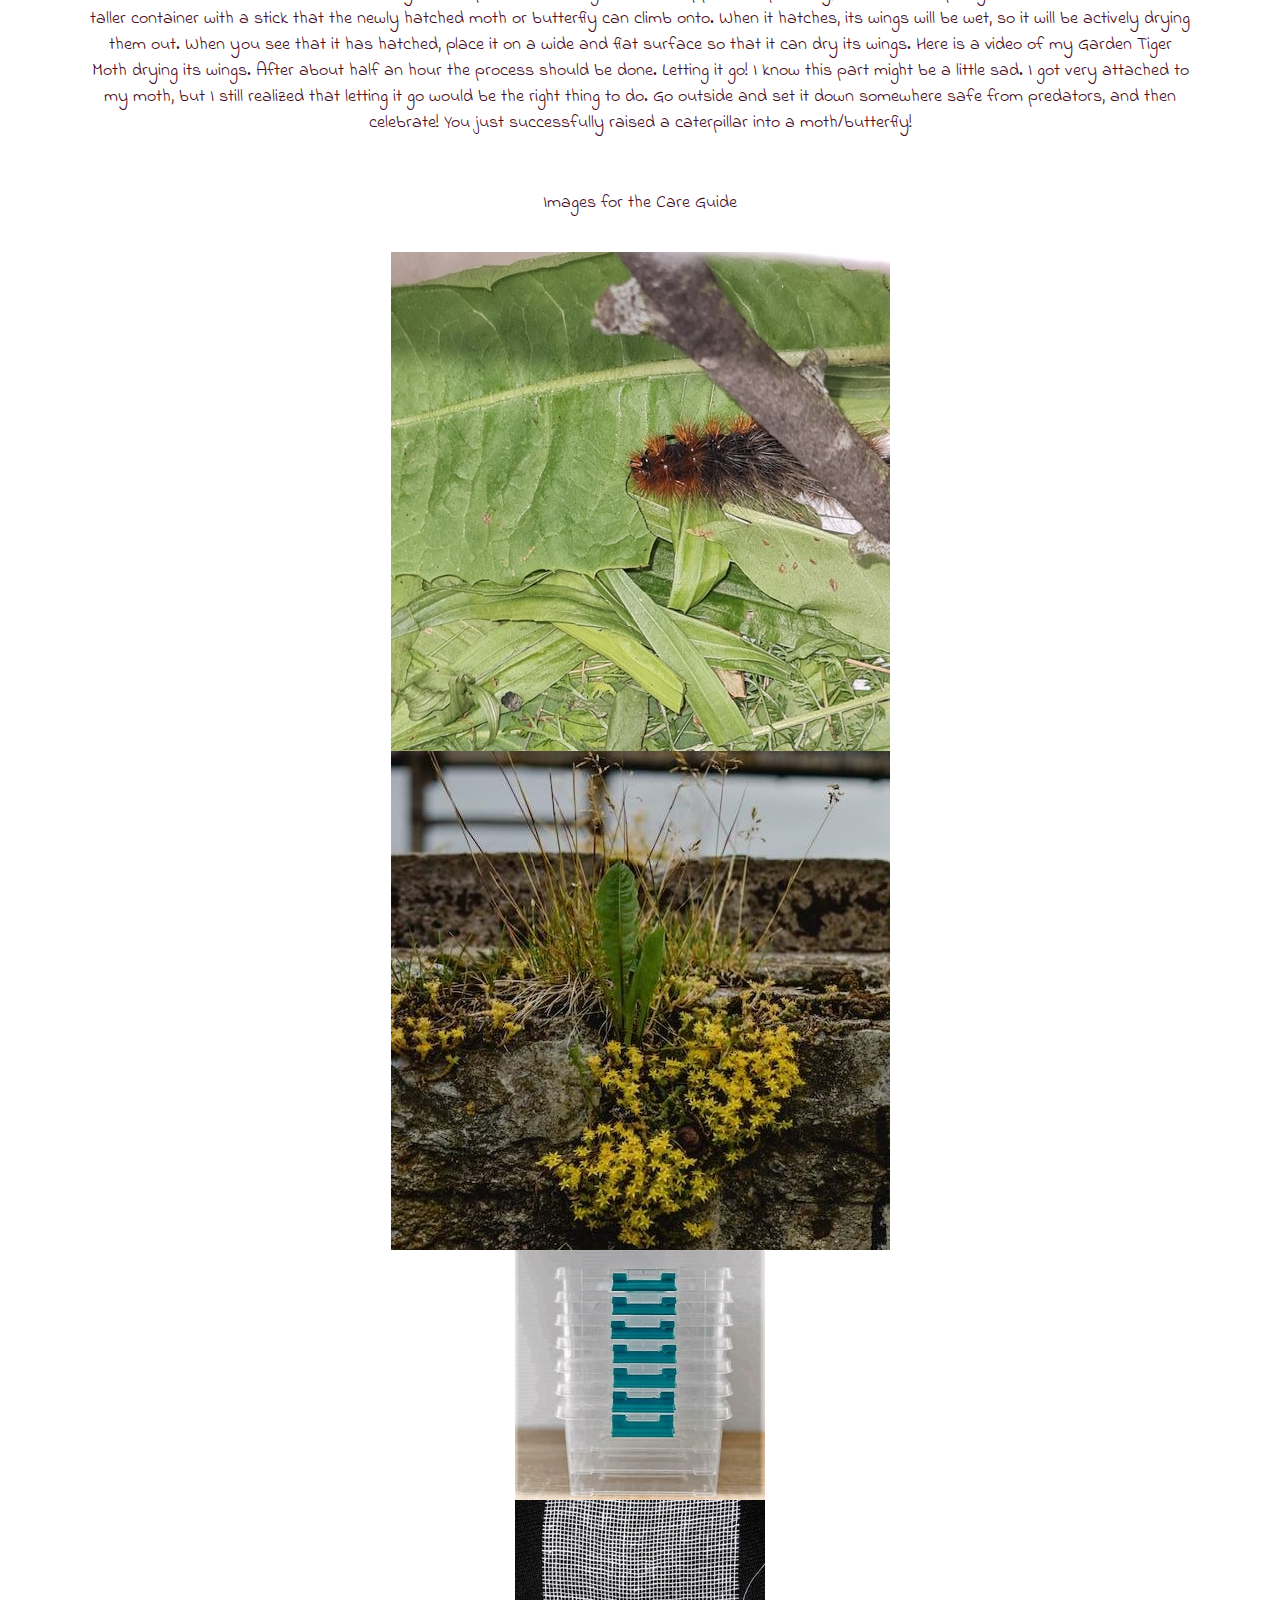
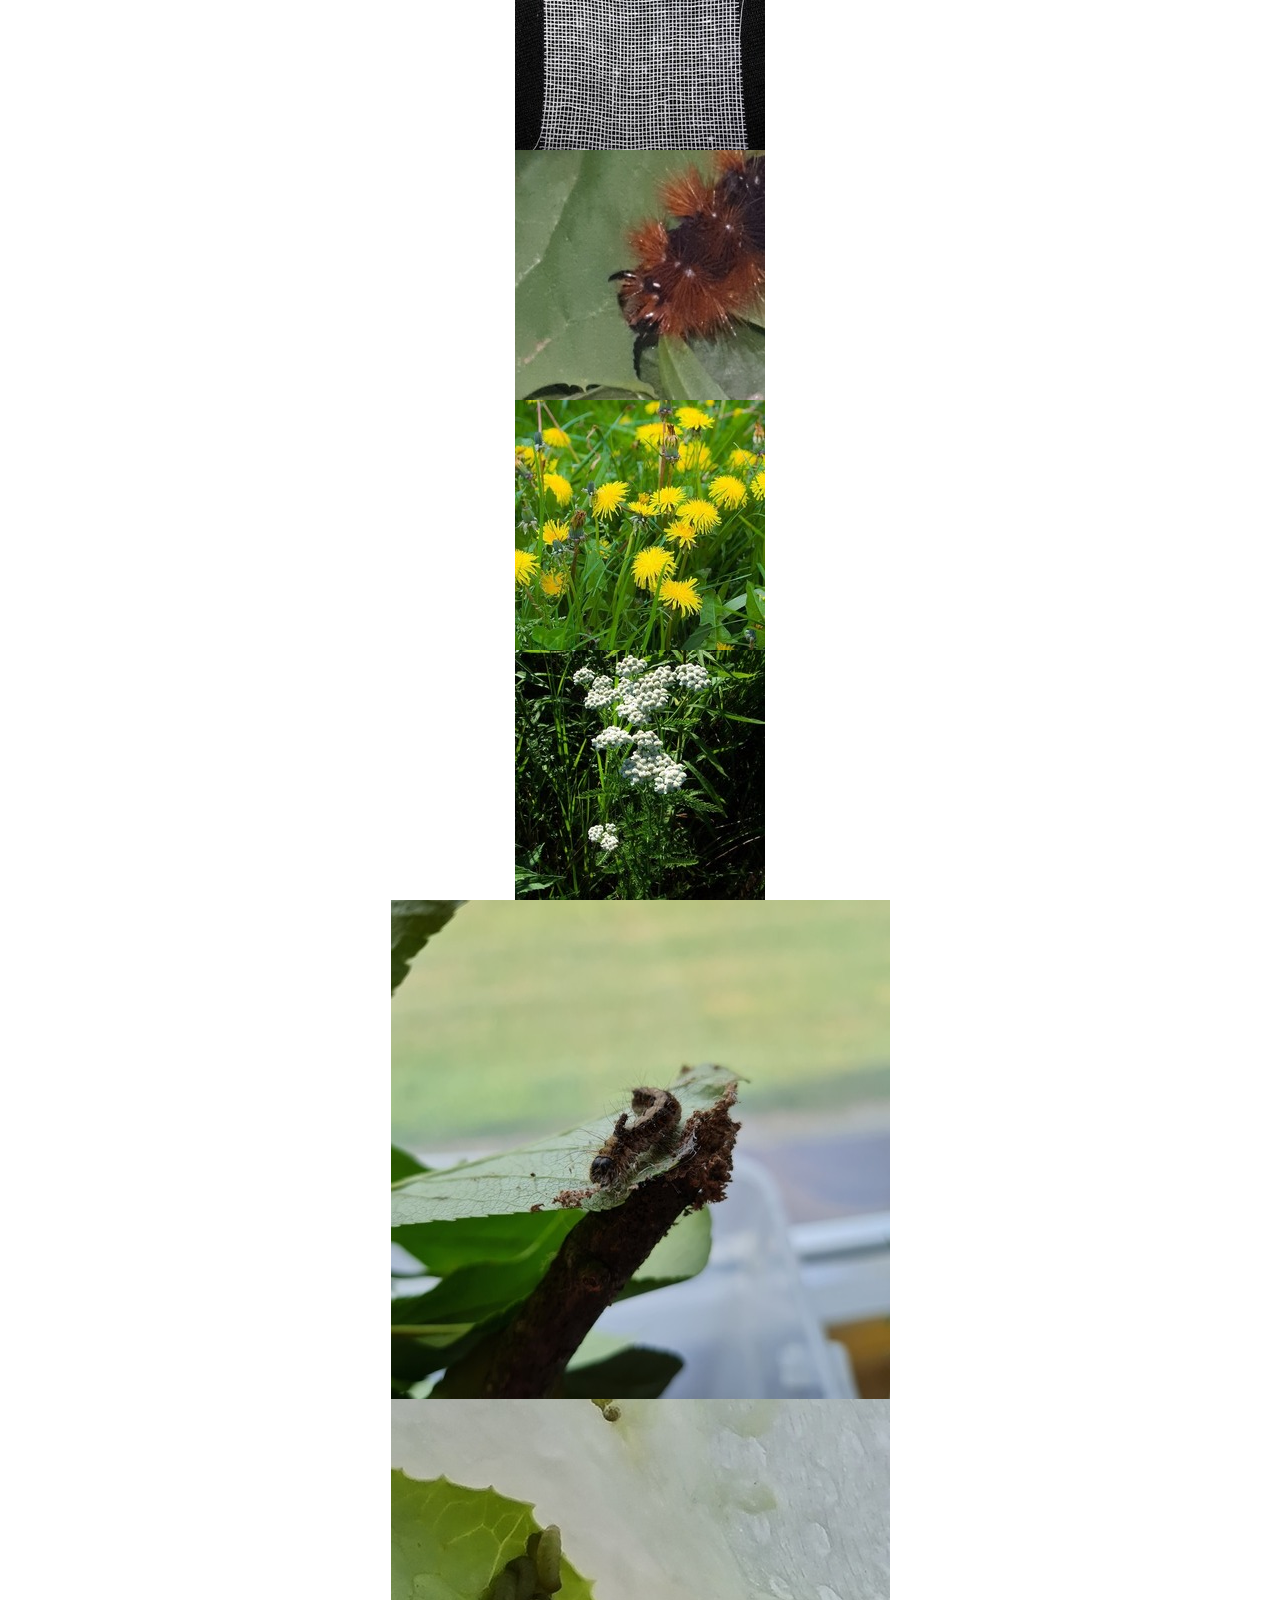
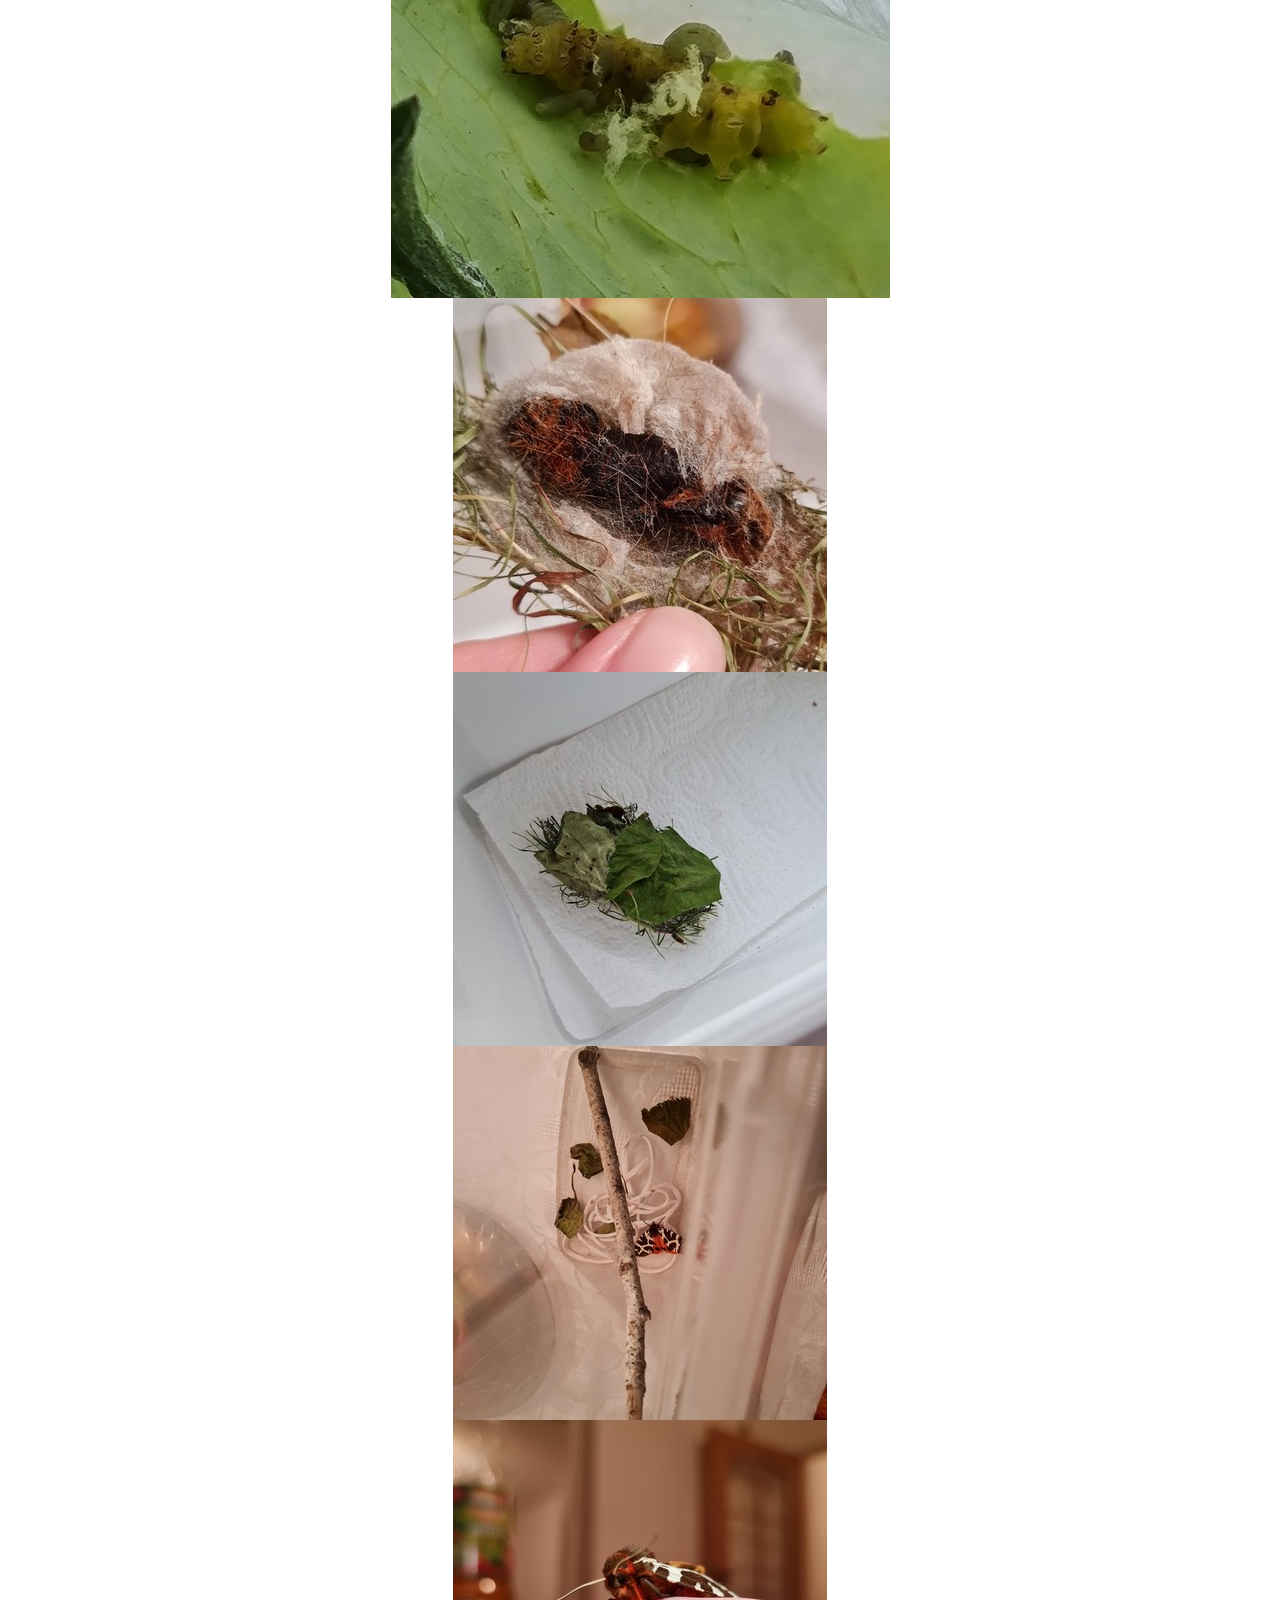
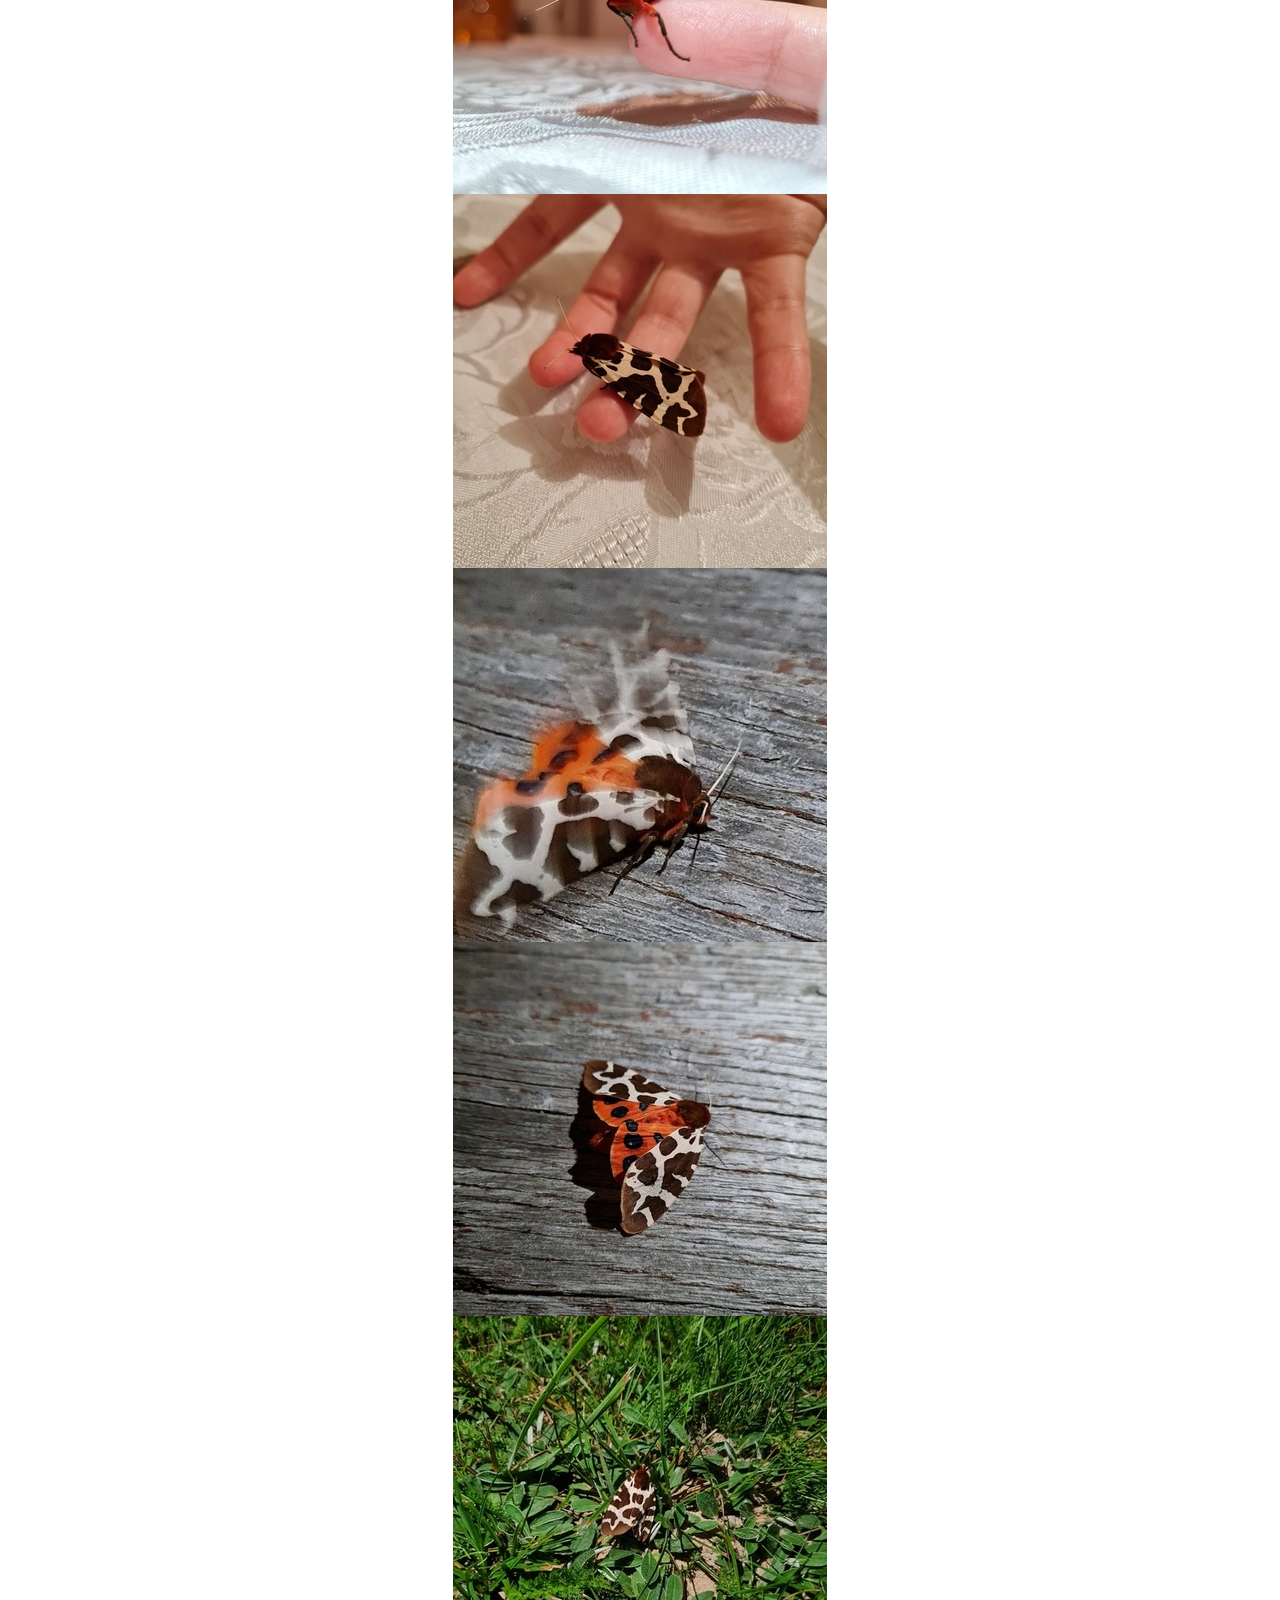
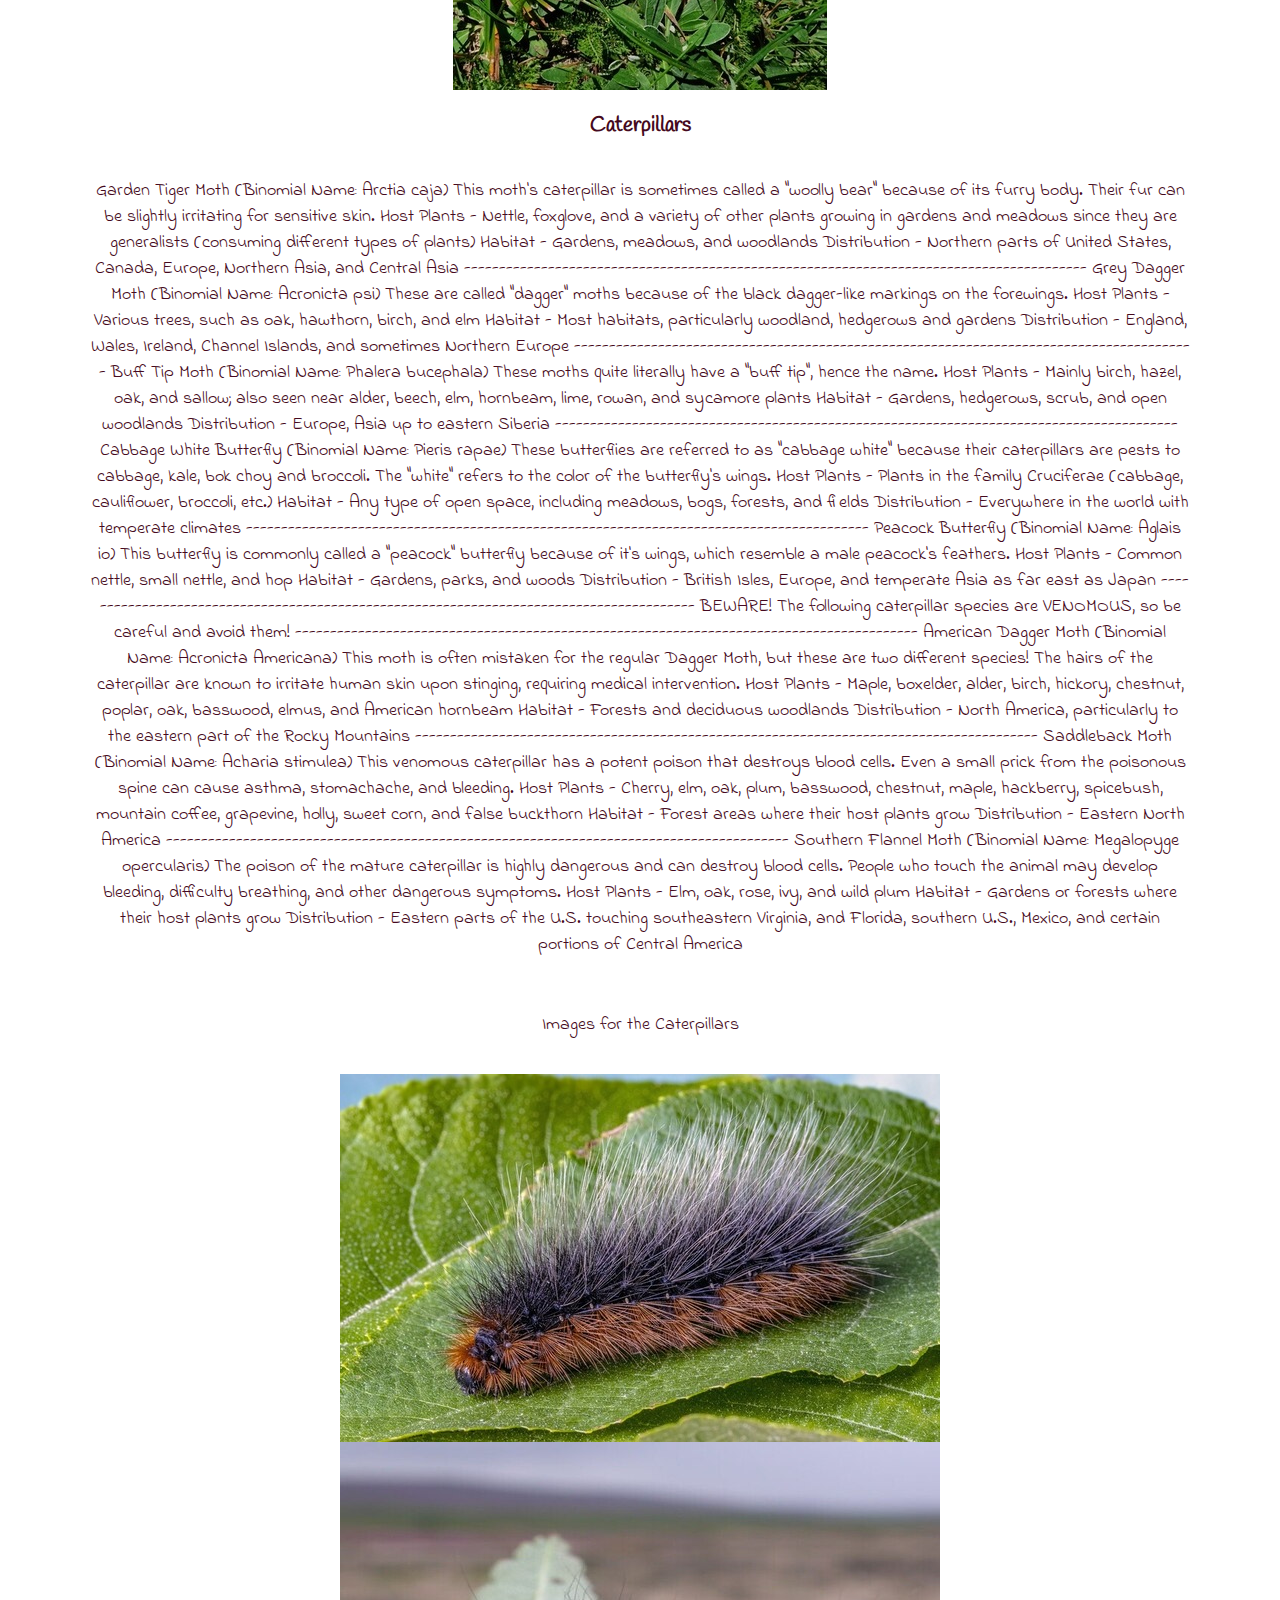
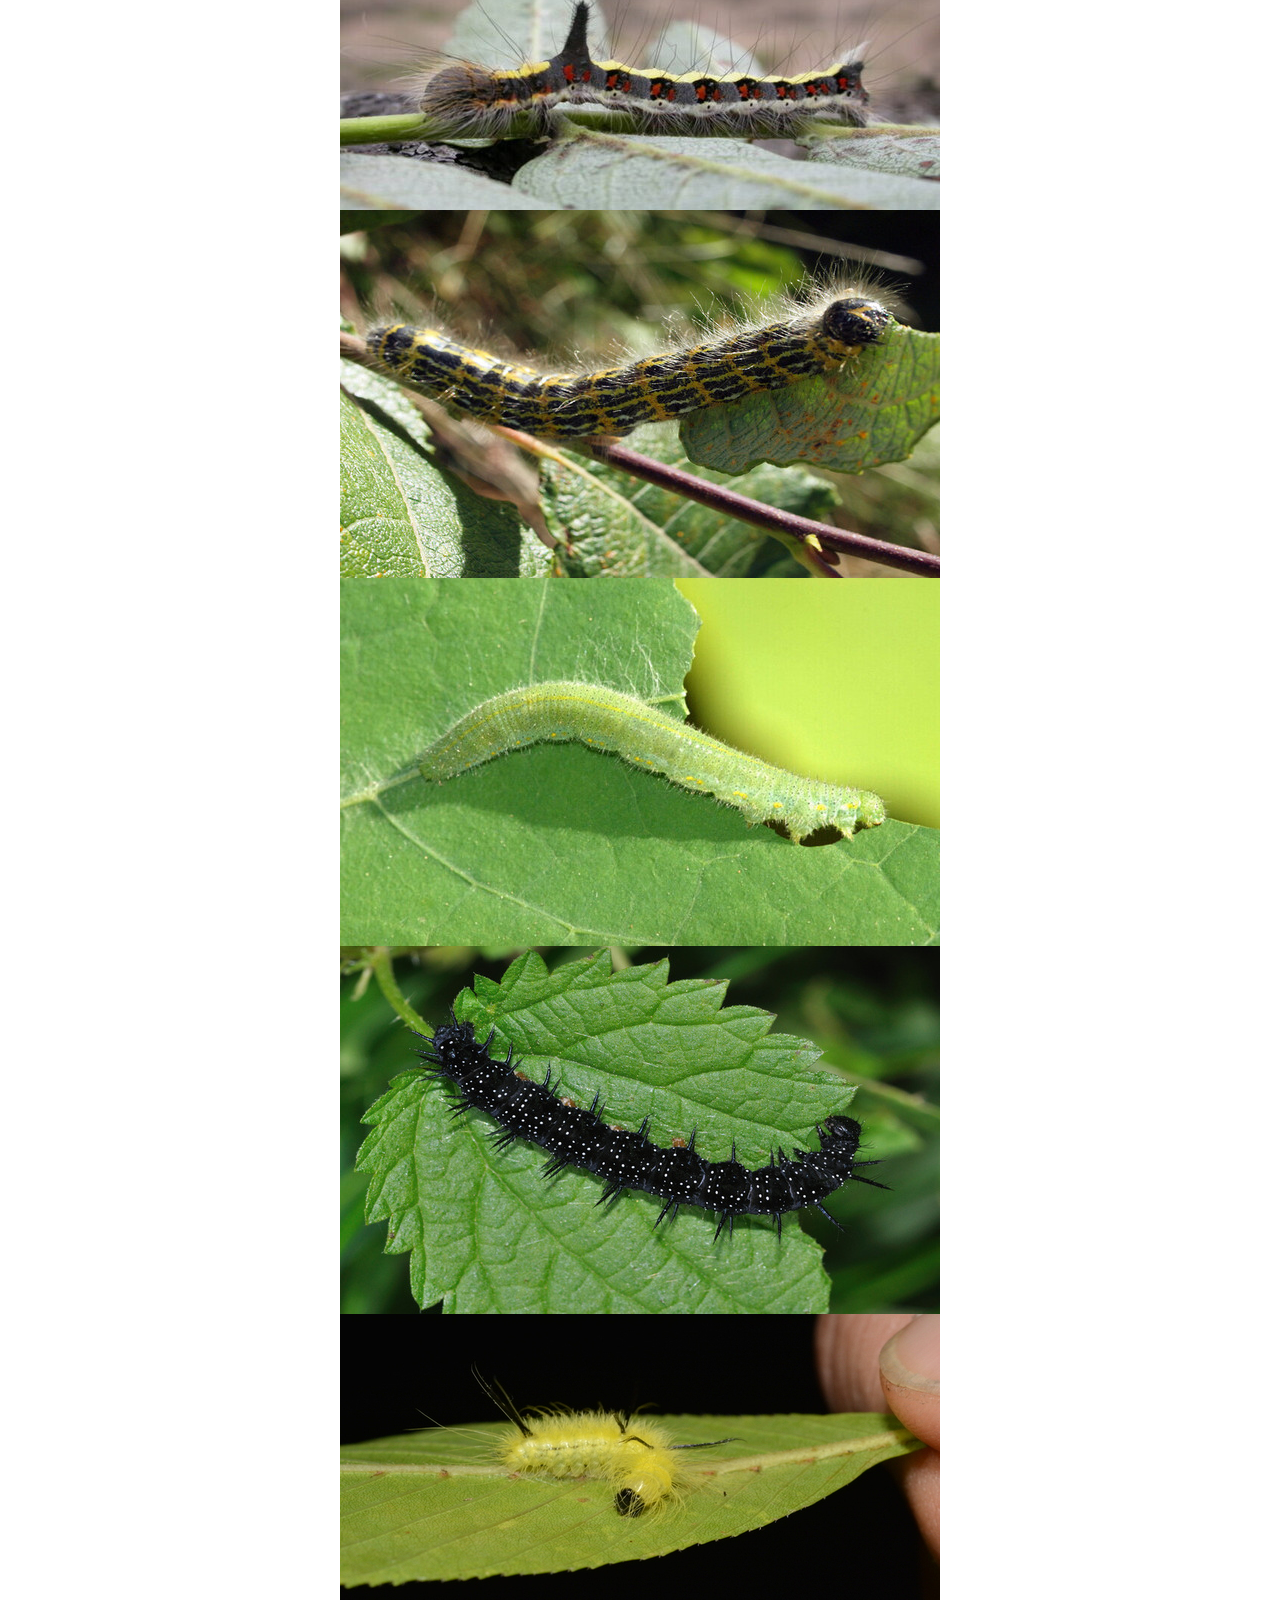
<file: moth-care/site-plan.html>
<!DOCTYPE html>
<html lang="en-us">
    
  <head>
    <meta charset="utf-8">
    <title>Site Plan</title>
    <link type="text/css" rel="stylesheet" href="styles/site-plan.css">
  </head>

  <body>
    <header>
      <h1>Moth Haven Site Plan</h1>
      <h2>Katherine Druchok</h2>
      <h2>WDD 130-01</h2>
      <!-- In the header above, add the name or your site, your name and class number. For example if you are in section 3 you would put WDD 130.03 -->
    </header>
    <main>

      <!-- ------------------------Steps 2-3------------------------------ -->
      <hr>
      <h2>Overview</h2>
      <h3>Purpose</h3>
      <p>The aim of this website is to share what I learned about raising a moth caterpillar and hopefully help people see the benefits of raising one themselves. This website will contain the story of my garden tiger moth and how I raised it.</p>  <!-- change this -->


      <h3>Audience</h3>
      <p>The intended audience is anyone who was ever interested in keeping and raising an unusual pet over the summer or anyone who'd like to read about the story of my moth and possibly learn a few useful things.</p>  <!-- change this -->

      <hr>
      <h2>Branding</h2>
      <h3>Website Logo</h3>
      <!-- Replace this with some sort of logo for your site.  A logo can be as simple as the name of your site in a nice font :) -->
      <img src="images/moth-logo.png" alt="Logo image">
      <hr>
      <h2>
        Style Guide
      </h2>

      <!-- ------------------------Steps 4-8------------------------------ -->

      <h3>
        Color Palette
      </h3>
      <!--  The colors you choose for a website are one of the most important decisions you will make. Follow the instructions on the activity in iLearn then return and replace the color codes below with the hex color codes (the 6 digit numbers that show at the bottom of each color) for the colors you have chosen below.  You should have at least 2 colors but do not have to fill in all 4 if you do not need them.  -->

      <!-- Copy and paste the URL to your finished palette below Make sure to paste it into both spots -->
      Palette URL: <a href="https://coolors.co/f9dbbd-ffa5ab-da627d-a53860-450920" target="_blank">https://coolors.co/f9dbbd-ffa5ab-da627d-a53860-450920</a>


      <table class="colors">
        <tr><th>Primary</th><th>Secondary</th><th>Accent 1</th><th>Accent 2</th></tr>
        <!-- Replace the numbers in the boxes below with your hex color codes. Then switch to the site-plan.css file and change your colors there as well. -->
        <tr><td class="primary">[#DA627D]</td><td class="secondary">[#FFA5AB]</td><td class="accent1">[#A53860]</td><td class="accent2">[#450920]</td></tr>
      </table>

      <!-- ------------------------Step 9------------------------------ -->

      <h3>
        Typography
      </h3>
      <!-- Choose a font for your paragraphs (body copy) and headlines. What font(s) have you chosen? Why did you choose what you did?  Make sure to review the list of web safe fonts at W3Schools.org as a starting point.  Think also about which of your colors above you might use for background and font colors. -->

      <h4>
        Heading Font: Handlee  <!-- change this -->
      </h4>
      <h4>
        Paragraph Font: Indie Flower  <!-- change this -->
      </h4>
      <h3>
        Normal paragraph example
      </h3>
      <p>
        Lorem ipsum dolor sit amet, consectetur adipiscing elit, sed do eiusmod tempor incididunt ut labore et dolore magna aliqua. Ut enim ad minim veniam, quis nostrud exercitation ullamco laboris nisi ut aliquip ex ea commodo consequat. Duis aute irure dolor in reprehenderit in voluptate velit esse cillum dolore eu fugiat nulla pariatur. Excepteur sint occaecat cupidatat non proident, sunt in culpa qui officia deserunt mollit anim id est laborum.
      </p>
      <h3>
        Colored paragraph example
      </h3>
      <p class="colored">
        Lorem ipsum dolor sit amet, consectetur adipiscing elit, sed do eiusmod tempor incididunt ut labore et dolore magna aliqua. Ut enim ad minim veniam, quis nostrud exercitation ullamco laboris nisi ut aliquip ex ea commodo consequat. 
      </p>

      <!-- ------------------------Step 10------------------------------ -->

      <h3>
        Navigation
      </h3>
      <!-- Think about how you want your navigation bar to look. In the site-plan.css file change the colors to your colors to get the look you desire. --> 
      <nav>
        <a href="#">Home</a>
        <a href="#">Care Guide</a>
        <a href="#">Caterpillars</a>
      </nav>
      <hr>
      <h2>
        Site Map
      </h2>
      <div class="sitemap">
        <div class="sm-home">
          Home
        </div>
        <div class="sm-page2">
          [Care Guide] <!-- change this -->
        </div>
        <div class="sm-page3">
          [Caterpillars]  <!-- change this -->
        </div>

        <div class="top">
          &nbsp;
        </div>
        <div class="left">
          &nbsp;
        </div>
        <div class="right">
          &nbsp;
        </div>

      </div>

      <!-- --------Content Section -------------- -->
      <hr>
      <h2>
        Content
      </h2>
      <h3>Home page</h3>
      <p>
        Welcome! 

        It's good to see you here! I'm excited to tell you the story of how I raised my Garden Tiger Moth caterpillar and teach you about some useful care tips if you'd like to do the same.  
    
        Before that, let's address some questions you might have. 
        
         
        
        Why would you want to raise a caterpillar? 
        
        You might think moth and butterfly babies are better off in the wild, but that's not necessarily true. Caterpillars have a very low survival rate out in the wild, so taking a caterpillar in and taking care of it at home greatly improves its chances of survival. 
        
        Raising a caterpillar at home is a very rewarding experience. They make low-maintenance pets and give you the joy of witnessing them grow and transform over time! 
        
         
        
        Where do I get a caterpillar? 
        
        You can order exotic butterfly caterpillars online, or if you're like me, you could just take a walk outside in the warmer months and look for one! I personally think that it's part of the fun to look for one yourself, but either one of these would work. 
        
        Depending on your region, you can find different species of moth and butterfly caterpillars on common local plants. Trees (oaks and willows) tend to host the most caterpillars, but you can also find them on plants such as milkweed, dill, and asters. 
        
        Here I've prepared a small list of caterpillars you can find and the types you should avoid touching.
         
        
        What if my caterpillar dies? 
        
        Sometimes nature is out of our hands, no matter what we do. So don't get discouraged if your baby caterpillar doesn't make it. The tips I provide here will hopefully help, but I can't guarantee that every caterpillar will survive. You can always try again, so keep your head up! 
        
         
        
        How do I get started??? 
        
        I like your enthusiasm! 
        
        Follow this link to look at the tips I prepared for you. Good luck!
      </p>
      <p>Images for the Home page</p>
        <img src="images/banner.png" alt="brown moth on leaves">
        <img src="images/pic-1.jpg" alt="green caterpillar on a stem">
        <img src="images/pic-2.jpg" alt="black and yellow caterpillar on a stem">
        <img src="images/pic-3.jpg" alt="spiky caterpillar on a leaf">
      </ul>
      <h3>Care Guide</h3>
      <p>
        DISCLAIMER 

        This guide is by no means 100% universal, but I still think it could help you raise your caterpillar. Each species has slightly different needs. My caterpillar is a Garden Tiger Moth, so I will mainly be describing my experience with this moth species. 

        

        Handling 

        The first thing to keep in mind is that caterpillars need to be handled with care. They are extremely delicate, so it could be fatal if you dropped them by mistake from even just two inches off the ground. Be careful!  

        Some caterpillars have a “fluffy” coat, which is supposed to make them unappealing to predators. These hairs can sometimes irritate sensitive skin and cause allergic reactions, so keep that in mind when handing them. If you suspect that you might have sensitive skin, it’s best to handle them in gloves (or not at all). 

        My woolly bear caterpillar didn’t irritate my skin, so I carefully picked it up with my hands when I first found it on the ground. 

        

        Host Plant 

        The plant which you found your caterpillar on is most likely it’s host plant. This means that this plant is the caterpillar’s main food source. If you find it on the ground, you should look around the area and scan for its potential food sources, they shouldn’t be too far away. If you aren’t sure, you can always look up a description of the caterpillar you found online and look for pictures that look like it. That will help you identify its food source and species.  

        You can also find some of the common caterpillar types on my website by clicking this link. 

        

        Enclosure 

        Now that you’ve got your caterpillar, you will need an enclosure. It doesn’t have to be very spacious or tall, except if you found your caterpillar on a tree, then you would need to fit a small tree branch in there. I used a pretty big container, but it could certainly be smaller.  

        One of the only things that a caterpillar does is eat, so it also poops a lot. To make the job of cleaning the container easier, I recommend putting a paper towel at the bottom. Then you could just switch it out once a day and it won’t take long. 

        It’s crucial that the caterpillar has enough air, so instead of a plastic lid, I strongly recommend putting a sheet of gauze on top of the container and securing it with a string or a large rubber band. 

        Different caterpillars need different levels of humidity, but for my caterpillar I sprayed the container once a day from afar with water. Two sprays should be plenty.  

        Feeding 

        As I’ve mentioned previously, caterpillars only eat their host plants, so make sure you have regular access to their food source. I found mine on the staircase, so I did some research on this moth species and identified its common food source. I experimented by giving it different plants to eat until I eventually figured out which ones it liked the most. My caterpillar seemed to enjoy eating yarrow and dandelion leaves the most.  


        WARNING! 

        You should always take care to wash and dry the plants you find before feeding them to your caterpillar. They might have parasites, tiny larvae, or harmful bacteria on them. The following image shows what happened to one of my caterpillars when I accidentally fed it unwashed plants (at least, I think that’s what happened). You might find it disturbing, so please skip these images if you don’t like “bug gore”.  

        (the image I insert here will maybe be covered by a black square until the user hovers over it) 

        

        Cocoon 

        If you’ve been properly feeding and taking care of your caterpillar, it will start growing bigger and eventually become inactive or slow. That means that it’s getting ready to form a chrysalis and begin its morphing stage. During this time, I recommend not disturbing the caterpillar too much and stopping touching it for some time. Change its food only by removing the old leaves and dropping new ones in, don’t relocate the caterpillar for cleaning. 

        After a week or so, your caterpillar should have formed its cocoon and stopped moving at all. At this point, you can remove everything from the container. This will be the waiting stage.  

        My Garden Tiger Moth caterpillar created a small tent out of dry leaves, so I thought it disappeared at first. Don’t worry if this happens, and I recommend not tearing the leaves apart to look inside; this might disturb the caterpillar.  

        

        Waiting 

        Congratulations! You’ve made it this far. Now it’s time to patiently wait for the caterpillar to hatch. It usually only takes several weeks, depending on your caterpillar species, but mine took over a month. I still don’t know the reason for that because I found my caterpillar in the summer, but I know that this species can take longer to hatch in the colder months. 

        Don’t worry and be patient. 

        

        Hatching 

        This can happen unexpectedly, so it’s best to put your cocoon in a wider and taller container with a stick that the newly hatched moth or butterfly can climb onto. When it hatches, its wings will be wet, so it will be actively drying them out. When you see that it has hatched, place it on a wide and flat surface so that it can dry its wings. Here is a video of my Garden Tiger Moth drying its wings.  

        After about half an hour the process should be done. 

        

        Letting it go! 

        I know this part might be a little sad. I got very attached to my moth, but I still realized that letting it go would be the right thing to do.  

        Go outside and set it down somewhere safe from predators, and then celebrate! You just successfully raised a caterpillar into a moth/butterfly!
      </p>
      <p>Images for the Care Guide</p>
        <img src="images/caterpillar.jpg" alt="caterpillar in container">
        <img src="images/wild-plants.jpeg" alt="wild plants on a curb">
        <img src="images/containers.jpg" alt="clear plastic containers">
        <img src="images/gauze.jpg" alt="gauze">
        <img src="images/eat.jpg" alt="caterpillar eating">
        <img src="images/dandelion.jpg" alt="dandelion flowers">
        <img src="images/yarrow-1.jpg" alt="yarrow plant">
        <img src="images/alive-1.jpg" alt="caterpillar on a leaf">
        <img src="images/dead.jpg" alt="dead caterpillar eaten by larvae">
        <img src="images/chrysalis-1.jpg" alt="dry grass with caterpillar inside">
        <img src="images/chrysalis-2.jpg" alt="cocoon covered by dry leaves">
        <img src="images/container.jpg" alt="hatched garden tiger moth in container">
        <img src="images/hatched-2.jpg" alt="garden tiger moth on finger">
        <img src="images/hatched-3.jpg" alt="garden tiger moth on hand">
        <img src="images/wing-drying-2.jpg" alt="garden tiger moth drying its wings">
        <img src="images/moth.jpg" alt="garden tiger moth on wooden table">
        <img src="images/freedom.jpg" alt="garden tiger moth on grass">
      </ul>
      <h3>Caterpillars</h3>
      <p>
        Garden Tiger Moth (Binomial Name: Arctia caja)

        This moth's caterpillar is sometimes called a "woolly bear" because of its furry body. Their fur can be slightly irritating for sensitive skin.

        Host Plants - Nettle, foxglove, and a variety of other plants growing in gardens and meadows since they are generalists (consuming different types of plants)

        Habitat - Gardens, meadows, and woodlands

        Distribution - Northern parts of United States, Canada, Europe, Northern Asia, and Central Asia

        -----------------------------------------------------------------------------------------

        Grey Dagger Moth (Binomial Name: Acronicta psi)

        These are called "dagger" moths because of the black dagger-like markings on the forewings.

        Host Plants - Various trees, such as oak, hawthorn, birch, and elm

        Habitat - Most habitats, particularly woodland, hedgerows and gardens

        Distribution - England, Wales, Ireland, Channel Islands, and sometimes Northern Europe

        -----------------------------------------------------------------------------------------

        Buff Tip Moth (Binomial Name: Phalera bucephala)

        These moths quite literally have a "buff tip", hence the name.

        Host Plants - Mainly birch, hazel, oak, and sallow; also seen near alder, beech, elm, hornbeam, lime, rowan, and sycamore plants

        Habitat - Gardens, hedgerows, scrub, and open woodlands

        Distribution - Europe, Asia up to eastern Siberia

        -----------------------------------------------------------------------------------------

        Cabbage White Butterfly (Binomial Name: Pieris rapae)

        These butterflies are referred to as "cabbage white" because their caterpillars are pests to cabbage, kale, bok choy and broccoli. The "white" refers to the color of the butterfly's wings.

        Host Plants - Plants in the family Cruciferae (cabbage, cauliflower, broccoli, etc.)

        Habitat - Any type of open space, including meadows, bogs, forests, and fields

        Distribution - Everywhere in the world with temperate climates

        -----------------------------------------------------------------------------------------

        Peacock Butterfly (Binomial Name: Aglais io)

        This butterfly is commonly called a "peacock" butterfly because of it's wings, which resemble a male peacock's feathers. 

        Host Plants - Common nettle, small nettle, and hop

        Habitat - Gardens, parks, and woods

        Distribution - British Isles, Europe, and temperate Asia as far east as Japan

        -----------------------------------------------------------------------------------------

        BEWARE!

        The following caterpillar species are VENOMOUS, so be careful and avoid them!

        -----------------------------------------------------------------------------------------

        American Dagger Moth (Binomial Name: Acronicta Americana)

        This moth is often mistaken for the regular Dagger Moth, but these are two different species! The hairs of the caterpillar are known to irritate human skin upon stinging, requiring medical intervention.

        Host Plants - Maple, boxelder, alder, birch, hickory, chestnut, poplar, oak, basswood, elmus, and American hornbeam

        Habitat - Forests and deciduous woodlands

        Distribution - North America, particularly to the eastern part of the Rocky Mountains

        -----------------------------------------------------------------------------------------

        Saddleback Moth (Binomial Name: Acharia stimulea)

        This venomous caterpillar has a potent poison that destroys blood cells. Even a small prick from the poisonous spine can cause asthma, stomachache, and bleeding.

        Host Plants - Cherry, elm, oak, plum, basswood, chestnut, maple, hackberry, spicebush, mountain coffee, grapevine, holly, sweet corn, and false buckthorn

        Habitat - Forest areas where their host plants grow

        Distribution - Eastern North America

        -----------------------------------------------------------------------------------------

        Southern Flannel Moth (Binomial Name: Megalopyge opercularis)

        The poison of the mature caterpillar is highly dangerous and can destroy blood cells. People who touch the animal may develop bleeding, difficulty breathing, and other dangerous symptoms.

        Host Plants - Elm, oak, rose, ivy, and wild plum

        Habitat - Gardens or forests where their host plants grow

        Distribution - Eastern parts of the U.S. touching southeastern Virginia, and Florida, southern U.S., Mexico, and certain portions of Central America
      </p>
      <p>Images for the Caterpillars</p>
        <img src="images/garden-tiger-moth.jpg" alt="garden tiger moth caterpillar">
        <img src="images/grey-dagger-moth.jpg" alt="grey dagger moth caterpillar">
        <img src="images/buff-tip-moth.jpg" alt="buff tip moth caterpillar">
        <img src="images/cabbage-white-butterfly.jpg" alt="cabbage white butterfly caterpillar">
        <img src="images/peacock-butterfly.jpg" alt="peacock butterfly caterpillar">
        <img src="images/american-dagger-moth.jpg" alt="american dagger moth caterpillar">
        <img src="images/saddleback-moth.jpg" alt="saddleback moth caterpillar">
        <img src="images/southern-flannel-moth.jpg" alt="southern flannel moth caterpillar">
      </ul>
      <hr>
      <h2>
        Wireframes
      </h2>
      <p>
        Create three wireframes for your site. One for each page and list them here
      </p>

      <h3>Home</h3>
      <p>         
        [Any additional details about home that the wireframe does not make clear]
      </p>
      <img src="images/home-wireframe.png" alt="home page wireframe">

      <h3>Care Guide</h3>
      <p>         
        [Any additional details about page 2 that the wireframe does not make clear]
      </p>
      <img src="images/care-guide-wireframe.png" alt="care guide wireframe">

      <h3>Caterpillars</h3>
      <p>         
        [Any additional details about page 3 that the wireframe does not make clear]
      </p>
      <img src="images/caterpillars-wireframe.png" alt="caterpillars wireframe">
    </main>
  </body>

</html>
</file>
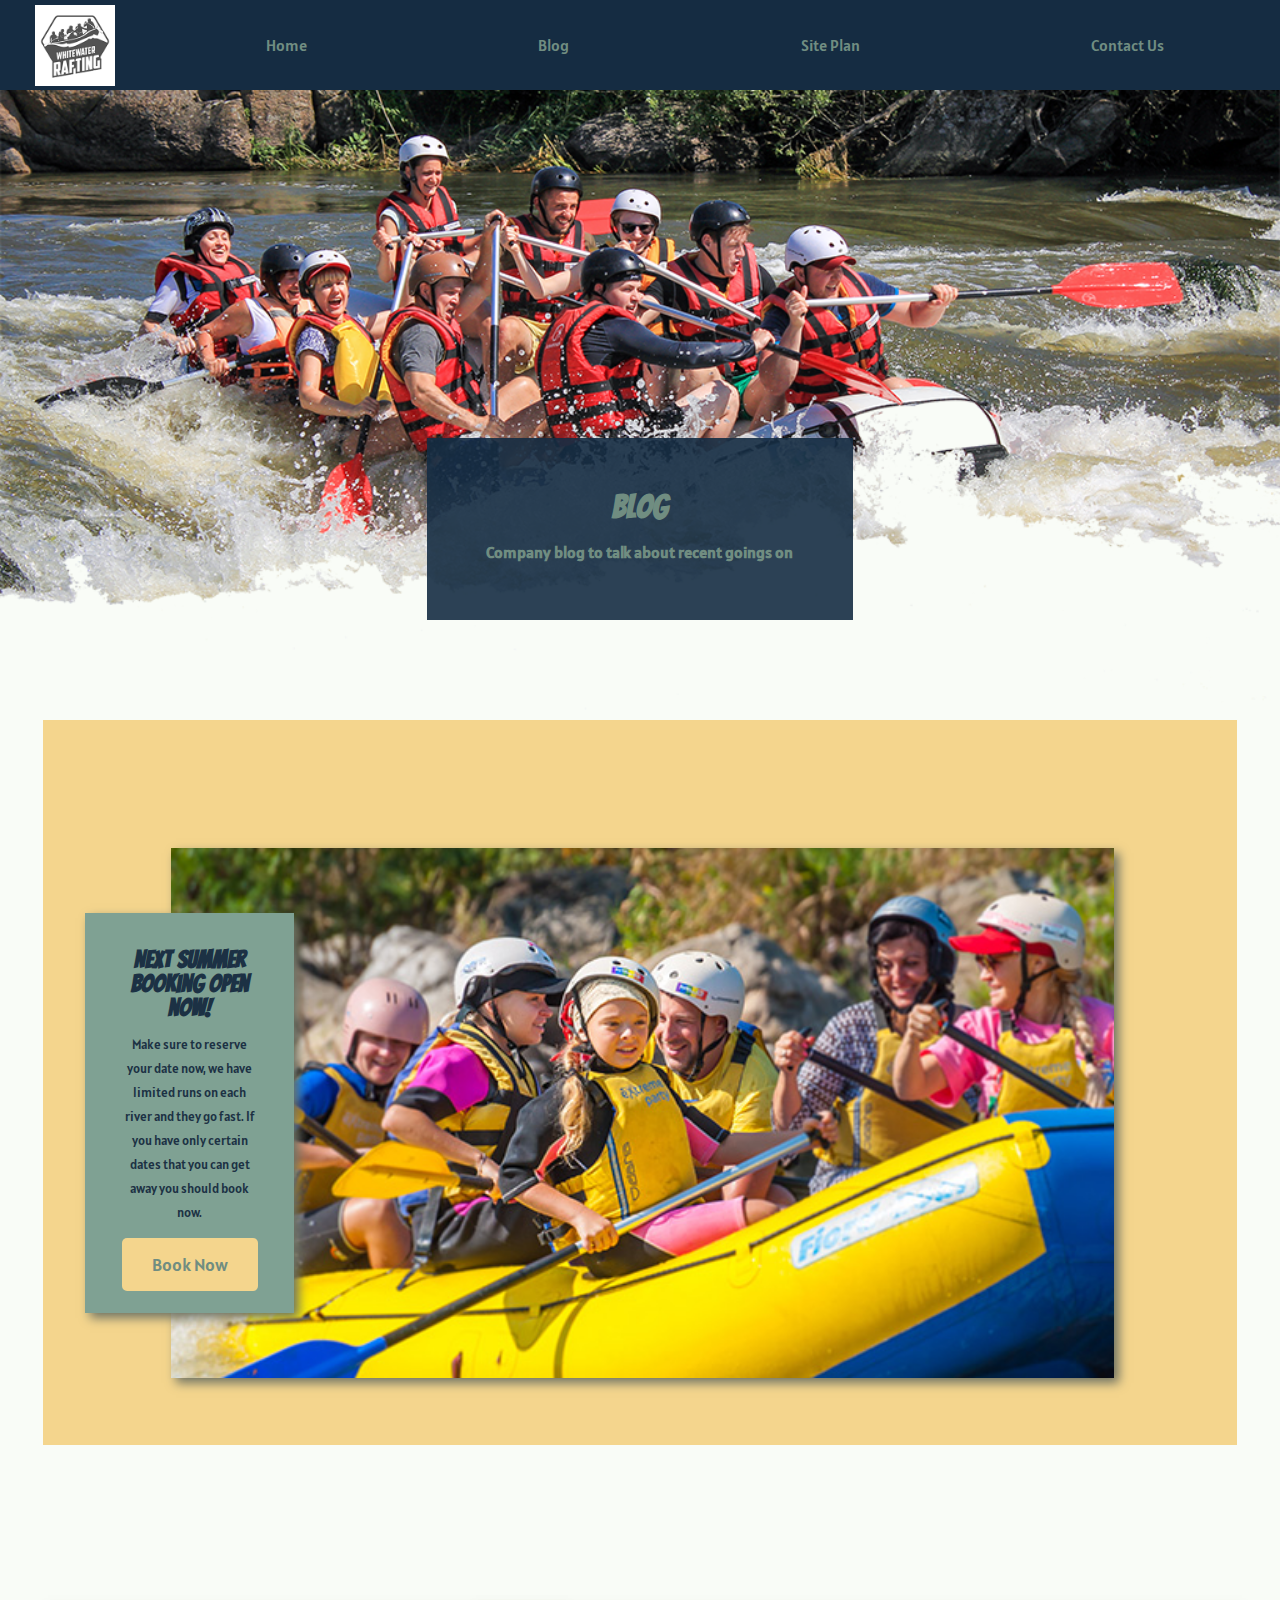
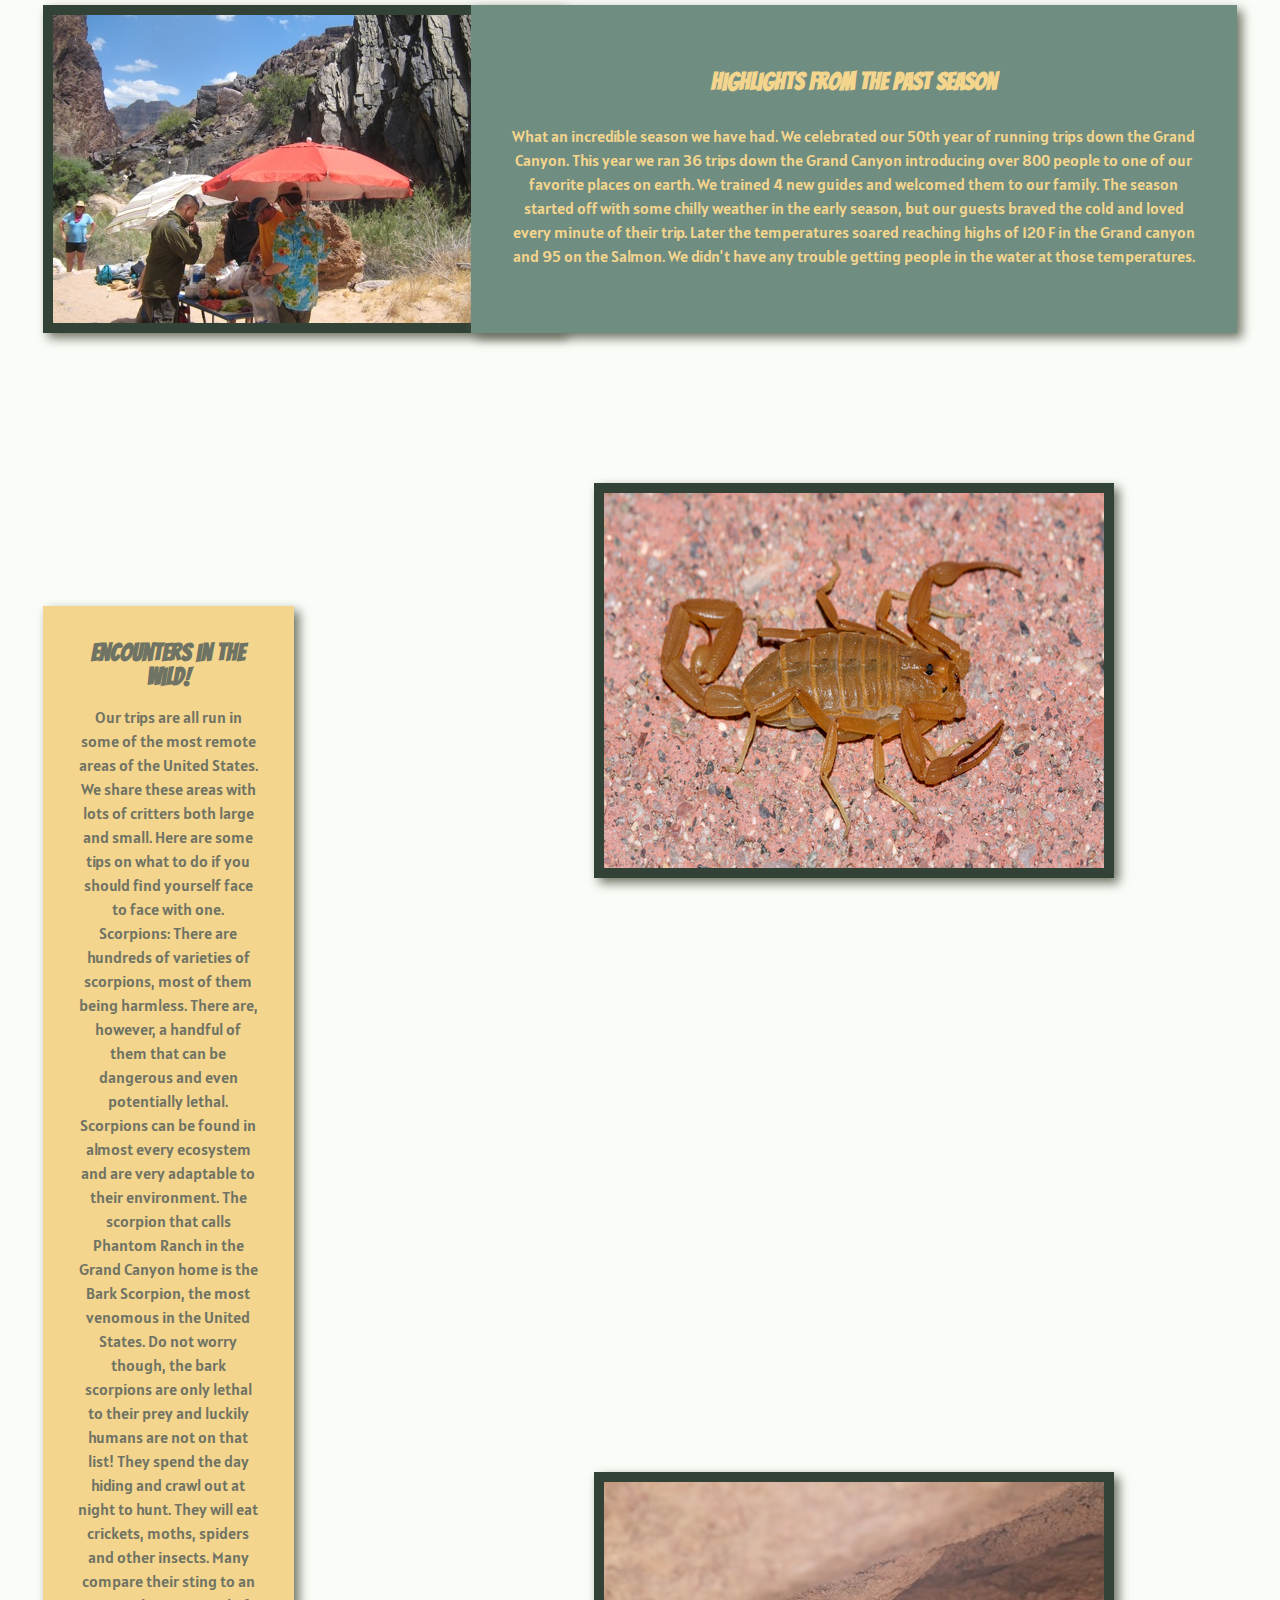
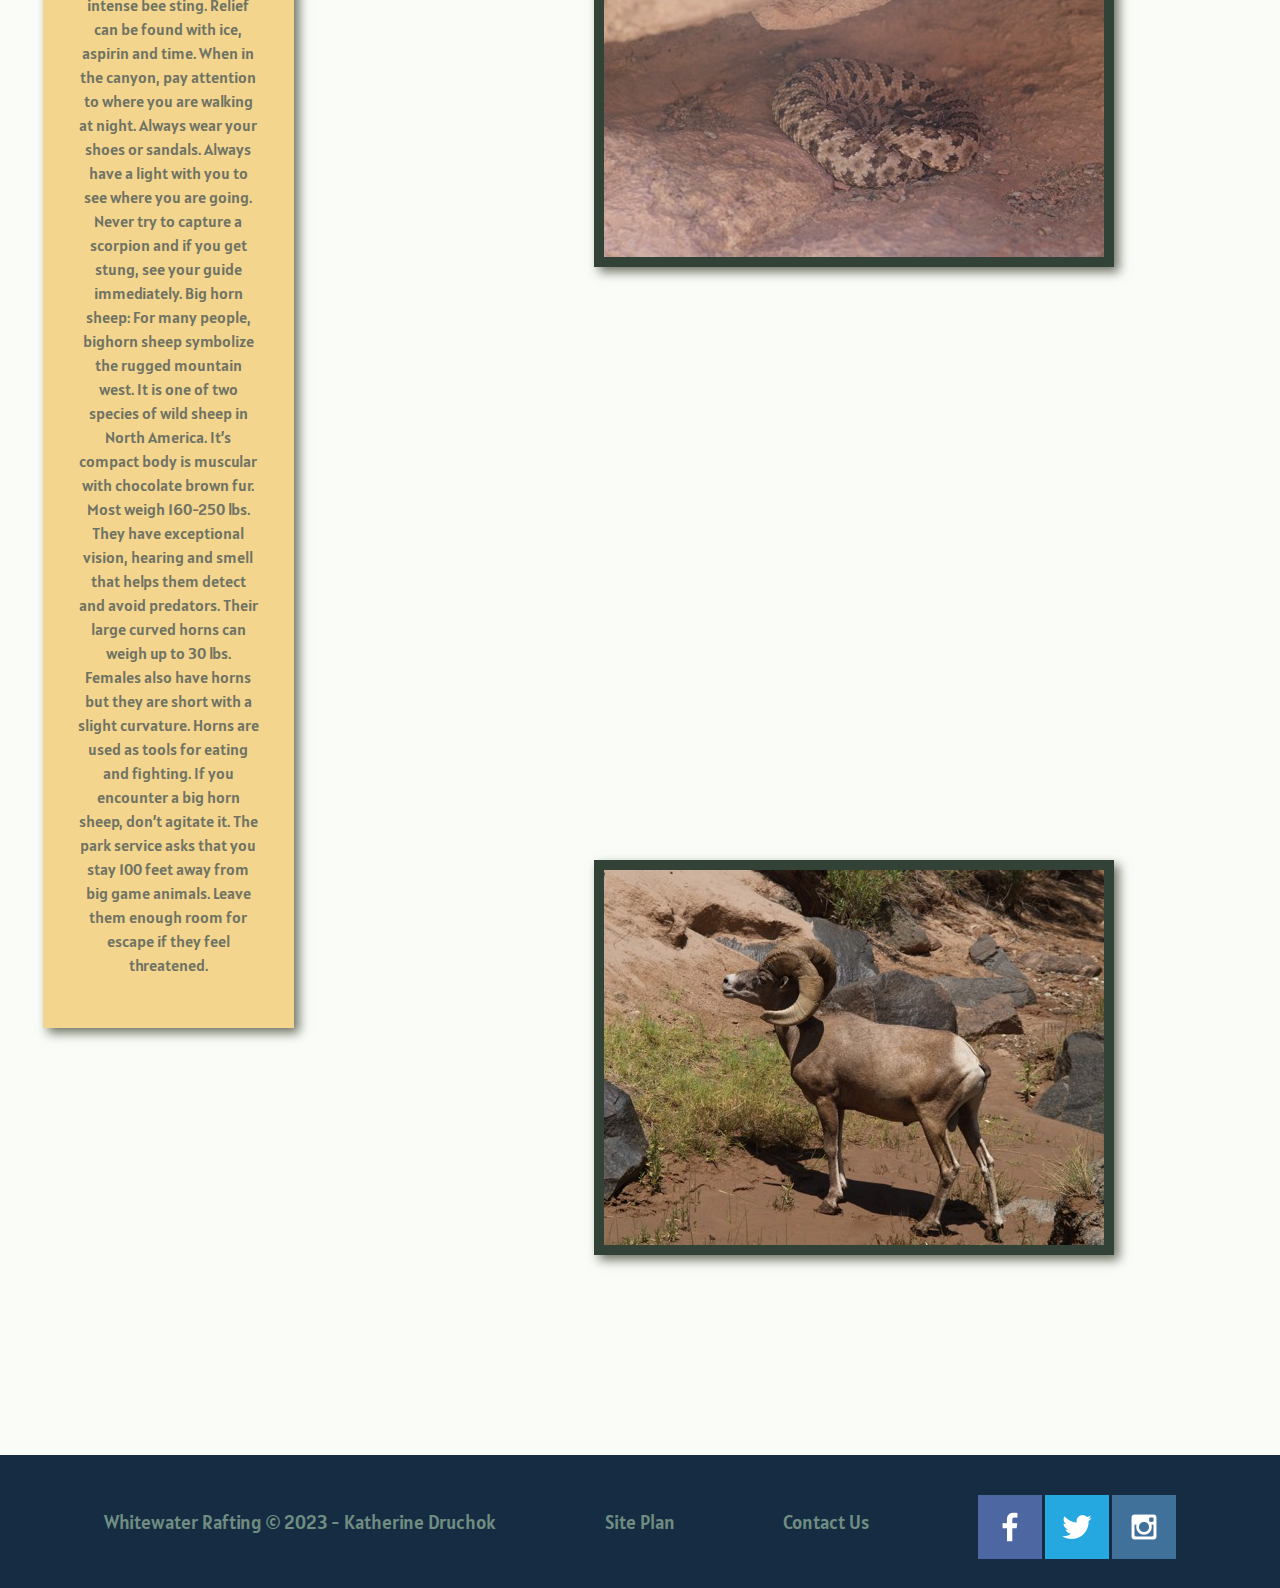
<file: wwr/blog.html>
<!DOCTYPE html>
<html lang="en">
<head>
    <meta charset="UTF-8">
    <meta http-equiv="X-UA-Compatible" content="IE=edge">
    <meta name="viewport" content="width=device-width, initial-scale=1.0">
    <title>Whitewater Rafting Vacations | Whitewater Rafting | Blog</title>
    <link rel="stylesheet" href="styles/style.css">
</head>
<body>
    <div id="content">
        <header>
            <a id="logo_link" href="index.html">
                <img class="logo" src="images/whitewater-rafting.png" alt="Whitewater Rafting Logo">
            </a>
            <nav>
                <a href="index.html">Home</a>
                <a href="blog.html">Blog</a>
                <a href="site-plan-rafting.html">Site Plan</a>
                <a href="contactus.html">Contact Us</a>
            </nav>
        </header>
        <div id="blog-hero">
            <div id="blog-hero-box">
                <img id="blog-hero-img" src="images/blog-hero.png" alt="People enjoying rafting">
            </div>
            <section id="blog-hero-msg">
                <h1 class="blog-title">Blog</h1>
                <h4 class="blog-subtitle">Company blog to talk about recent goings on</h4>
            </section>
        </div>
        <main class="blog-grid">
            <div id="blog-background"></div>
            <img class="people-img" src="images/people.jpg" alt="people enjoying rafting">
            <section class="blog-msg">
                <h2>Next Summer booking open now!</h2>
                <p>Make sure to reserve your date now, we have limited runs on each river and they go fast. If you have only certain dates that you can get away you should book now.</p>
                <a class="blog-book" href="rivers.html">Book Now</a>
            </section>
            <img class="trip-img" src="images/lunch.jpg" alt="people on a rafting trip in the canyon">
            <section class="season-msg">
                <h2>Highlights from the past season</h2>
                <p>What an incredible season we have had. We celebrated our 50th year of running trips down the Grand Canyon. This year we ran 36 trips down the Grand Canyon introducing over 800 people to one of our favorite places on earth. We trained 4 new guides and welcomed them to our family. The season started off with some chilly weather in the early season, but our guests braved the cold and loved every minute of their trip. Later the temperatures soared reaching highs of 120 F in the Grand canyon and 95 on the Salmon. We didn't have any trouble getting people in the water at those temperatures.</p>
            </section>
            <img class="scorpion-img" src="images/bark-scorpion.jpg" alt="bark scorpion">
            <img class="snake-img" src="images/rattle-snake.jpg" alt="rattle snake">
            <img class="sheep-img" src="images/bighorn-ram.jpg" alt="bighorn ram">
            <section class="wildlife-msg">
                <h2>Encounters in the wild!</h2>
                <p>Our trips are all run in some of the most remote areas of the United States. We share these areas with lots of critters both large and small. Here are some tips on what to do if you should find yourself face to face with one.

                    Scorpions: There are hundreds of varieties of scorpions, most of them being harmless. There are, however, a handful of them that can be dangerous and even potentially lethal. Scorpions can be found in almost every ecosystem and are very adaptable to their environment. The scorpion that calls Phantom Ranch in the Grand Canyon home is the Bark Scorpion, the most venomous in the United States. Do not worry though, the bark scorpions are only lethal to their prey and luckily humans are not on that list!
                    
                    They spend the day hiding and crawl out at night to hunt. They will eat crickets, moths, spiders and other insects. Many compare their sting to an intense bee sting. Relief can be found with ice, aspirin and time.
                    
                    When in the canyon, pay attention to where you are walking at night. Always wear your shoes or sandals. Always have a light with you to see where you are going. Never try to capture a scorpion and if you get stung, see your guide immediately.
                    
                    Big horn sheep: For many people, bighorn sheep symbolize the rugged mountain west. It is one of two species of wild sheep in North America. It’s compact body is muscular with chocolate brown fur. Most weigh 160-250 lbs. They have exceptional vision, hearing and smell that helps them detect and avoid predators.
                    
                    Their large curved horns can weigh up to 30 lbs. Females also have horns but they are short with a slight curvature. Horns are used as tools for eating and fighting.
                    
                    If you encounter a big horn sheep, don’t agitate it. The park service asks that you stay 100 feet away from big game animals. Leave them enough room for escape if they feel threatened.</p>
            </section>
        </main>
        <footer>
            <p>Whitewater Rafting &copy; 2023 - Katherine Druchok</p>
            <p><a href="site-plan-rafting.html">Site Plan</a></p>
            <p><a href="contactus.html">Contact Us</a></p>
            <div class="social">
                <a href="https://facebook.com" target="_blank">
                    <img src="images/facebook.png" alt="facebook icon">
                </a>
                <a href="https://twitter.com" target="_blank">
                    <img src="images/twitter.png" alt="twitter icon">
                </a>
                <a href="https://instagram.com" target="_blank">
                    <img src="images/instagram.png" alt="instagram icon">
                </a>
            </div>
        </footer>
    </div>
</body>
</html>
</file>
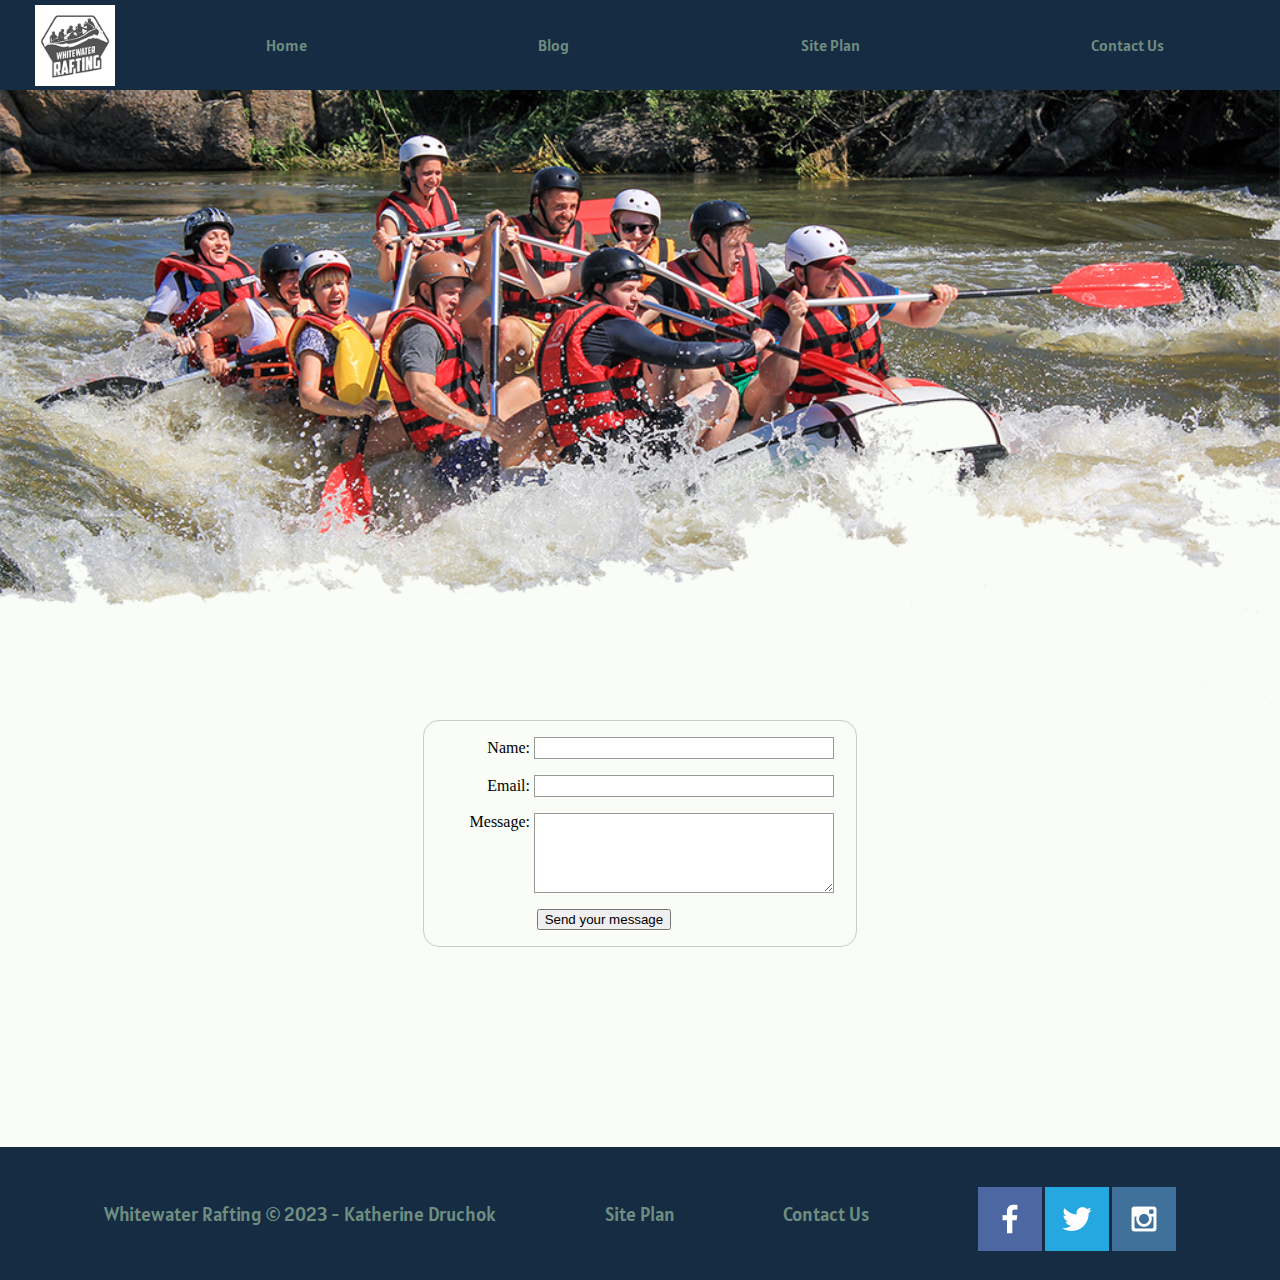
<file: wwr/contactus.html>
<!DOCTYPE html>
<html lang="en">
<head>
    <meta charset="UTF-8">
    <meta http-equiv="X-UA-Compatible" content="IE=edge">
    <meta name="viewport" content="width=device-width, initial-scale=1.0">
    <title>Whitewater Rafting Vacations | Whitewater Rafting | Contact Us</title>
    <link rel="stylesheet" href="styles/style.css">
</head>
<body>
    <div id="content">
        <header>
            <a id="logo_link" href="index.html">
                <img class="logo" src="images/whitewater-rafting.png" alt="Whitewater Rafting Logo">
            </a>
            <nav>
                <a href="index.html">Home</a>
                <a href="blog.html">Blog</a>
                <a href="site-plan-rafting.html">Site Plan</a>
                <a href="contactus.html">Contact Us</a>
            </nav>
        </header>
        <div id="blog-hero">
            <div id="blog-hero-box">
                <img id="blog-hero-img" src="images/blog-hero.png" alt="People enjoying rafting">
            </div>
        </div>
        <main>
            <div id="feedback"></div>
            <form action="/my-handling-form-page" method="post">
                <ul>
                    <li>
                      <label for="name">Name:</label>
                      <input type="text" id="name" name="user_name" />
                    </li>
                    <li>
                      <label for="mail">Email:</label>
                      <input type="email" id="mail" name="user_email" />
                    </li>
                    <li>
                      <label for="msg">Message:</label>
                      <textarea id="msg" name="user_message"></textarea>
                    </li>
                    <li class="button">
                        <button type="submit">Send your message</button>
                    </li>
                  </ul>
            </form>
        </main>
        <footer>
            <p>Whitewater Rafting &copy; 2023 - Katherine Druchok</p>
            <p><a href="site-plan-rafting.html">Site Plan</a></p>
            <p><a href="contactus.html">Contact Us</a></p>
            <div class="social">
                <a href="https://facebook.com" target="_blank">
                    <img src="images/facebook.png" alt="facebook icon">
                </a>
                <a href="https://twitter.com" target="_blank">
                    <img src="images/twitter.png" alt="twitter icon">
                </a>
                <a href="https://instagram.com" target="_blank">
                    <img src="images/instagram.png" alt="instagram icon">
                </a>
            </div>
        </footer>
    </div>
    <script>
        // get the feedback div element so we can do something with it.
        const feedbackElement = document.getElementById('feedback');
        // get the form so we can read what was entered in it.
        const formElement = document.forms[0];
        // add a 'listener' to wait for a submission of our form. When that happens run the code below.
        formElement.addEventListener('submit', function(e) {
            // stop the form from doing the default action.
            e.preventDefault();
            // set the contents of our feedback element to a message letting the user know the form was submitted successfully. Notice that we pull the name that was entered in the form to personalize the message!
            feedbackElement.innerHTML = 'Hello '+ formElement.user_name.value +'! Thank you for your message. We will get back with you as soon as possible!';
            // make the feedback element visible.
            feedbackElement.style.display = "block";
            // add a class to move everything down so our message doesn't cover it.
            document.body.classList.toggle('moveDown');
        });
    </script>
</body>
</html>
</file>
<file: moth-care/styles/style.css>
@import url('https://fonts.googleapis.com/css2?family=Handlee&family=Indie+Flower&display=swap');

#content {
    max-width: 1600px;
    margin: 0 auto;
}

body {
    background-color: #faeee1;
    /*margin: 0;*/
    /*padding: 0;*/
}

main section {
    text-align: center;
}

main section img {
    box-sizing: border-box;
}

header {
    display: grid;
    grid-template-columns: 150px auto;
    background-color: #947735;
}

.logo {
    width: 80px;
}

#logo-home-link {
    padding-top: 5px;
    justify-self: center;
    align-self: center;
}

nav {
    display: flex;
    justify-content: space-around;
}

nav a {
    text-align: center;
    color: #e6eb85;
    text-decoration: none;
    padding: 35px;
}

nav a:hover {
    background-color: #e6eb85;
    color: #947735;
}

a {
    font-family: Handlee, Arial, sans-serif;
}

footer {
    background-color: #947735;
    color: #e6eb85;
    font-family: Handlee, Arial, sans-serif;
    padding: 25px 50px;
    margin-top: 200px;
    display: flex;
    justify-content: space-around;
    align-items: center;
}

footer a {
    color: #e6eb85;
    text-decoration: none;
}

footer a:hover {
    color: #d4c04d;
}

footer p {
    font-size: 1.2em;
}

footer p a:hover {
    text-decoration: underline;
}

footer .social img {
    padding-top: 15px;
}

/*----------HOME PAGE----------*/

.home-grid {
    display: grid;
    grid-template-columns: repeat(11, 1fr);
}

#banner-img {
    width: 100%;
}

.welcome-msg {
    background-color: #A53860;
    line-height: 1.5em;
    padding: 35px;
    grid-column: 3/10;
    grid-row: 2/3;
    margin-top: 70px;
}

.welcome-msg h2 {
    color: #F9DBBD;
    font-family: Handlee, Arial, sans-serif;
}

.welcome-msg p {
    color: #F9DBBD;
    font-family: "Indie Flower", Helvetica, sans-serif;
    font-size: 1.1em;
    padding-bottom: 15px;
}

.question-1 {
    background-color: #FFA5AB;
    line-height: 1.5em;
    padding: 35px;
    grid-column: 1/6;
    grid-row: 4/7;
    text-align: left;
    margin-right: 70px;
    margin-top: 200px;
}

.question-1 h2 {
    color: #450920;
    font-family: Handlee, Arial, sans-serif;
}

.question-1 p {
    color: #450920;
    font-family: "Indie Flower", Helvetica, sans-serif;
    font-size: 1.1em;
    padding-bottom: 15px;
}

#home-img-1 {
    grid-column: 8/12;
    grid-row: 5/6;
    margin-top: 150px;
    border: 10px solid #DA627D;
}

.question-2 {
    background-color: #A53860;
    line-height: 1.5em;
    padding: 35px;
    grid-column: 8/12;
    grid-row: 8/11;
    text-align: right;
    margin-top: 150px;
}

.question-2 h2 {
    color: #F9DBBD;
    font-family: Handlee, Arial, sans-serif;
}

.question-2 p {
    color: #F9DBBD;
    font-family: "Indie Flower", Helvetica, sans-serif;
    font-size: 1.1em;
    padding-bottom: 15px;
}

.home-caterpillars-link {
    background-color: #FFA5AB;
    color: #A53860;
    text-decoration: none;
    font-size: 18px;
    padding: 15px 30px;
    margin-top: 50px;
    border-radius: 5px;
}

.home-caterpillars-link:hover {
    background-color: #e6eb85;
    color: #947735;
}

#home-img-2 {
    grid-column: 1/5;
    grid-row: 9/10;
    margin-top: 150px;
    border: 10px solid #DA627D;
}

.question-3 {
    background-color: #FFA5AB;
    line-height: 1.5em;
    padding: 35px;
    grid-column: 1/5;
    grid-row: 12/15;
    text-align: left;
    margin-top: 170px;
    margin-right: 70px;
    margin-bottom: 90px;
}

.question-3 h2 {
    color: #450920;
    font-family: Handlee, Arial, sans-serif;
}

.question-3 p {
    color: #450920;
    font-family: "Indie Flower", Helvetica, sans-serif;
    font-size: 1.1em;
    padding-bottom: 15px;
}

#home-img-3 {
    grid-column: 8/12;
    grid-row: 13/14;
    margin-top: 150px;
    border: 10px solid #DA627D;
}

.guide-redirect {
    background-color: #A53860;
    line-height: 1.5em;
    padding: 35px;
    grid-column: 4/9;
    grid-row: 16/17;
    margin-top: 200px;
}

.guide-redirect h2 {
    color: #F9DBBD;
    font-family: Handlee, Arial, sans-serif;

}

.guide-redirect p {
    color: #F9DBBD;
    font-family: "Indie Flower", Helvetica, sans-serif;
    font-size: 1.1em;
    padding-bottom: 15px;
}

.home-guide-link {
    background-color: #FFA5AB;
    color: #A53860;
    text-decoration: none;
    font-size: 18px;
    padding: 15px 30px;
    margin-top: 50px;
    border-radius: 5px;
}

.home-guide-link:hover {
    background-color: #e6eb85;
    color: #947735;
}

/*----------CARE GUIDE PAGE----------*/

.guide-grid {
    display: grid;
    grid-template-columns: repeat(15, 1fr);
}

.disclaimer {
    background-color: #A53860;
    line-height: 1.5em;
    padding: 35px;
    grid-column: 2/15;
    grid-row: 1/2;
    margin-top: 95px;
}

.disclaimer h2 {
    color: #F9DBBD;
    font-family: Handlee, Arial, sans-serif;
}

.disclaimer p {
    color: #F9DBBD;
    font-family: "Indie Flower", Helvetica, sans-serif;
    font-size: 1.1em;
}

.handling {
    background-color: #FFA5AB;
    line-height: 1.5em;
    padding: 35px;
    grid-column: 1/7;
    grid-row: 2/3;
    text-align: left;
    margin-top: 130px;
    margin-left: 30px;
}

.handling h2 {
    color: #450920;
    font-family: Handlee, Arial, sans-serif;
}

.handling p {
    color: #450920;
    font-family: "Indie Flower", Helvetica, sans-serif;
    font-size: 1.1em;
}

#caterpillar-img {
    grid-column: 10/16;
    grid-row: 2/3;
    border: 10px solid #DA627D;
    margin-top: 130px;
    margin-left: 55px;
}

.host-plant {
    background-color: #A53860;
    line-height: 1.5em;
    padding: 35px;
    grid-column: 9/16;
    grid-row: 3/4;
    text-align: right;
    margin-right: 30px;
    margin-top: 130px
}

.host-plant h2 {
    color: #F9DBBD;
    font-family: Handlee, Arial, sans-serif;
}

.host-plant p {
    color: #F9DBBD;
    font-family: "Indie Flower", Helvetica, sans-serif;
    font-size: 1.1em;
    margin-bottom: 35px;
}

.guide-caterpillars-link {
    background-color: #FFA5AB;
    color: #A53860;
    text-decoration: none;
    font-size: 18px;
    padding: 15px 30px;
    margin-top: 50px;
    border-radius: 5px;
}

.guide-caterpillars-link:hover {
    background-color: #e6eb85;
    color: #947735;
}

#plants-img {
    grid-column: 1/5;
    grid-row: 3/4;
    border: 10px solid #DA627D;
    margin-top: 130px;
    margin-left: 30px;
}

.enclosure {
    background-color: #FFA5AB;
    line-height: 1.5em;
    padding: 35px;
    grid-column: 1/7;
    grid-row: 4/6;
    text-align: left;
    margin-top: 130px;
    margin-left: 30px;
}

.enclosure h2 {
    color: #450920;
    font-family: Handlee, Arial, sans-serif;
}

.enclosure p {
    color: #450920;
    font-family: "Indie Flower", Helvetica, sans-serif;
    font-size: 1.1em;
}

#containers-img {
    grid-column: 12/14;
    grid-row: 4/5;
    border: 10px solid #DA627D;
    margin-top: 130px;
}

#gauze-img {
    grid-column: 12/14;
    grid-row: 5/6;
    border: 10px solid #DA627D;
    margin-top: 130px
}

.feeding {
    background-color: #A53860;
    line-height: 1.5em;
    padding: 35px;
    grid-column: 10/16;
    grid-row: 7/9;
    text-align: right;
    margin-right: 30px;
}

.feeding h2 {
    color: #F9DBBD;
    font-family: Handlee, Arial, sans-serif;
}

.feeding p {
    color: #F9DBBD;
    font-family: "Indie Flower", Helvetica, sans-serif;
    font-size: 1.1em;
}

#dandelion-img {
    grid-column: 1/4;
    grid-row: 6/8;
    border: 10px solid #DA627D;
    margin-left: 90px;
    margin-top: 130px;
}

#eating-img {
    grid-column: 4/9;
    grid-row: 7/9;
    border: 10px solid #DA627D;
    margin-left: 150px;
    margin-top: 80px;
}

#yarrow-img {
    grid-column: 1/4;
    grid-row: 8/10;
    border: 10px solid #DA627D;
    margin-left: 90px;
    margin-top: 50px;
}

.warning {
    background-color: #FFA5AB;
    line-height: 1.5em;
    padding: 35px;
    grid-column: 2/15;
    grid-row: 10/11;
    margin-top: 130px;
}

.warning h2 {
    color: #450920;
    font-family: Handlee, Arial, sans-serif;
}

.warning p {
    color: #450920;
    font-family: "Indie Flower", Helvetica, sans-serif;
    font-size: 1.1em;
}

#alive {
    grid-column: 1/5;
    grid-row: 11/12;
    border: 10px solid #DA627D;
    margin-top: 100px;
    margin-left: 30px
}

.container {
    position: relative;
    grid-column: 10/16;
    grid-row: 11/12;
    margin-top: 100px;
    margin-left: 55px;
}

#dead {
    display: block;
    height: auto;
    border: 10px solid #DA627D;
}

.overlay {
    position: absolute;
    top: 0;
    bottom: 0;
    left: 0;
    right: 0;
    height: 100%;
    width: 88%;
    opacity: 1;
    transition: .5s ease;
    background-color: #DA627D;
}

.container:hover .overlay {
    opacity: 0;
}
  
.text {
    position: absolute;
    top: 50%;
    left: 50%;
    color: #450920;
    font-family: Handlee, Arial, sans-serif;
    font-size: 25px;
    transform: translate(-50%, -50%);
    -ms-transform: translate(-50%, -50%);
}

.cocoon {
    background-color: #A53860;
    line-height: 1.5em;
    padding: 35px;
    grid-column: 1/7;
    grid-row: 13/15;
    text-align: left;
    margin-left: 30px;
    margin-top: 30px
}

.cocoon h2 {
    color: #F9DBBD;
    font-family: Handlee, Arial, sans-serif;
}

.cocoon p {
    color: #F9DBBD;
    font-family: "Indie Flower", Helvetica, sans-serif;
    font-size: 1.1em;
}

#cocoon-img-1 {
    grid-column: 11/16;
    grid-row: 12/14;
    border: 10px solid #DA627D;
    margin-top: 150px;
    margin-left: 50px;
}

#cocoon-img-2 {
    grid-column: 11/16;
    grid-row: 14/16;
    border: 10px solid #DA627D;
    margin-top: auto;
    margin-left: 50px;
}

.waiting {
    background-color: #FFA5AB;
    line-height: 1.5em;
    padding: 35px;
    grid-column: 2/15;
    grid-row: 16/17;
    margin-top: 130px;
}

.waiting h2 {
    color: #450920;
    font-family: Handlee, Arial, sans-serif;
}

.waiting p {
    color: #450920;
    font-family: "Indie Flower", Helvetica, sans-serif;
    font-size: 1.1em;
}

.hatching {
    background-color: #A53860;
    line-height: 1.5em;
    padding: 35px;
    grid-column: 11/16;
    grid-row: 18/20;
    text-align: right;
    margin-top: 70px;
}

.hatching h2 {
    color: #F9DBBD;
    font-family: Handlee, Arial, sans-serif;
}

.hatching p {
    color: #F9DBBD;
    font-family: "Indie Flower", Helvetica, sans-serif;
    font-size: 1.1em;
}

#container-moth-img {
    grid-column: 1/4;
    grid-row: 17/19;
    border: 10px solid #DA627D;
    margin-top: 130px;
}

#finger-moth-img {
    grid-column: 5/9;
    grid-row: 17/19;
    border: 10px solid #DA627D;
    margin-top: 130px;
    margin-left: 50px;
}

#hand-moth-img {
    grid-column: 1/4;
    grid-row: 19/21;
    border: 10px solid #DA627D;
    margin-top: 50px;
}

#drying-img {
    grid-column: 5/9;
    grid-row: 19/21;
    border: 10px solid #DA627D;
    margin-top: 50px;
    margin-left: 50px;
}

.let-go {
    background-color: #FFA5AB;
    line-height: 1.5em;
    padding: 35px;
    grid-column: 1/5;
    grid-row: 22/23;
    text-align: left;
    margin-top: 160px;
}

.let-go h2 {
    color: #450920;
    font-family: Handlee, Arial, sans-serif;
}

.let-go p {
    color: #450920;
    font-family: "Indie Flower", Helvetica, sans-serif;
    font-size: 1.1em;
}

#table-moth-img {
    grid-column: 7/11;
    grid-row: 21/24;
    border: 10px solid #DA627D;
    margin-top: 160px;
}

#grass-moth-img {
    grid-column: 12/16;
    grid-row: 21/24;
    border: 10px solid #DA627D;
    margin-top: 160px;
}

/*----------CATERPILLARS PAGE----------*/

.caterpillars-grid {
    display: grid;
    grid-template-columns: repeat(7, 1fr);
}

.garden-tiger {
    background-color: #A53860;
    line-height: 1.5em;
    padding: 35px;
    grid-column: 1/4;
    grid-row: 1/4;
    margin-top: 160px;
    text-align: left;
}

.garden-tiger h2 {
    color: #F9DBBD;
    font-family: Handlee, Arial, sans-serif;
}

.garden-tiger p {
    color: #F9DBBD;
    font-family: "Indie Flower", Helvetica, sans-serif;
    font-size: 1.1em;
}

.garden-tiger li {
    color: #F9DBBD;
    font-family: "Indie Flower", Helvetica, sans-serif;
    font-size: 1.1em;
}

#garden-tiger-img {
    grid-column: 5/8;
    grid-row: 1/4;
    border: 10px solid #DA627D;
    margin-top: 160px;
    margin-left: 58px;
}

.grey-dagger {
    background-color: #FFA5AB;
    line-height: 1.5em;
    padding: 35px;
    grid-column: 5/8;
    grid-row: 4/7;
    text-align: left;
    margin-top: 160px;
}

.grey-dagger h2 {
    color: #450920;
    font-family: Handlee, Arial, sans-serif;
}

.grey-dagger p {
    color: #450920;
    font-family: "Indie Flower", Helvetica, sans-serif;
    font-size: 1.1em;
}

.grey-dagger li {
    color: #450920;
    font-family: "Indie Flower", Helvetica, sans-serif;
    font-size: 1.1em;
}

#grey-dagger-img {
    grid-column: 1/3;
    grid-row: 4/7;
    border: 10px solid #DA627D;
    margin-top: 160px;
}

.buff-tip {
    background-color: #A53860;
    line-height: 1.5em;
    padding: 35px;
    grid-column: 1/4;
    grid-row: 7/10;
    margin-top: 160px;
    text-align: left;
}

.buff-tip h2 {
    color: #F9DBBD;
    font-family: Handlee, Arial, sans-serif;
}

.buff-tip p {
    color: #F9DBBD;
    font-family: "Indie Flower", Helvetica, sans-serif;
    font-size: 1.1em;
}

.buff-tip li {
    color: #F9DBBD;
    font-family: "Indie Flower", Helvetica, sans-serif;
    font-size: 1.1em;
}

#buff-tip-img {
    grid-column: 5/8;
    grid-row: 8/9;
    border: 10px solid #DA627D;
    margin-top: 160px;
    margin-left: 58px;
}

.cabbage-white {
    background-color: #FFA5AB;
    line-height: 1.5em;
    padding: 35px;
    grid-column: 5/8;
    grid-row: 10/13;
    text-align: left;
    margin-top: 160px;
}

.cabbage-white h2 {
    color: #450920;
    font-family: Handlee, Arial, sans-serif;
}

.cabbage-white p {
    color: #450920;
    font-family: "Indie Flower", Helvetica, sans-serif;
    font-size: 1.1em;
}

.cabbage-white li {
    color: #450920;
    font-family: "Indie Flower", Helvetica, sans-serif;
    font-size: 1.1em;
}

#cabbage-white-img {
    grid-column: 1/3;
    grid-row: 11/12;
    border: 10px solid #DA627D;
    margin-top: 160px;
}

.peacock {
    background-color: #A53860;
    line-height: 1.5em;
    padding: 35px;
    grid-column: 1/4;
    grid-row: 13/16;
    margin-top: 160px;
    text-align: left;
}

.peacock h2 {
    color: #F9DBBD;
    font-family: Handlee, Arial, sans-serif;
}

.peacock p {
    color: #F9DBBD;
    font-family: "Indie Flower", Helvetica, sans-serif;
    font-size: 1.1em;
}

.peacock li {
    color: #F9DBBD;
    font-family: "Indie Flower", Helvetica, sans-serif;
    font-size: 1.1em;
}

#peacock-img {
    grid-column: 5/8;
    grid-row: 14/15;
    border: 10px solid #DA627D;
    margin-top: 160px;
    margin-left: 58px;
}

.beware {
    background-color: #FFA5AB;
    line-height: 1.5em;
    padding: 35px;
    grid-column: 2/7;
    grid-row: 16/17;
    margin-top: 160px;
}

.beware h2 {
    color: #450920;
    font-family: Handlee, Arial, sans-serif;
}

.beware p {
    color: #450920;
    font-family: "Indie Flower", Helvetica, sans-serif;
    font-size: 1.1em;
}

.american-dagger {
    background-color: #A53860;
    line-height: 1.5em;
    padding: 35px;
    grid-column: 5/8;
    grid-row: 17/20;
    margin-top: 160px;
    text-align: left;
}

.american-dagger h2 {
    color: #F9DBBD;
    font-family: Handlee, Arial, sans-serif;
}

.american-dagger p {
    color: #F9DBBD;
    font-family: "Indie Flower", Helvetica, sans-serif;
    font-size: 1.1em;
}

.american-dagger li {
    color: #F9DBBD;
    font-family: "Indie Flower", Helvetica, sans-serif;
    font-size: 1.1em;
}

#american-dagger-img {
    grid-column: 1/3;
    grid-row: 18/19;
    border: 10px solid #DA627D;
    margin-top: 160px;
}

.saddleback {
    background-color: #FFA5AB;
    line-height: 1.5em;
    padding: 35px;
    grid-column: 1/4;
    grid-row: 20/23;
    text-align: left;
    margin-top: 160px;
}

.saddleback h2 {
    color: #450920;
    font-family: Handlee, Arial, sans-serif;
}

.saddleback p {
    color: #450920;
    font-family: "Indie Flower", Helvetica, sans-serif;
    font-size: 1.1em;
}

.saddleback li {
    color: #450920;
    font-family: "Indie Flower", Helvetica, sans-serif;
    font-size: 1.1em;
}

#saddleback-img {
    grid-column: 5/8;
    grid-row: 21/22;
    border: 10px solid #DA627D;
    margin-top: 160px;
    margin-left: 58px;
}

.south-flannel {
    background-color: #A53860;
    line-height: 1.5em;
    padding: 35px;
    grid-column: 5/8;
    grid-row: 23/26;
    margin-top: 160px;
    text-align: left;
}

.south-flannel h2 {
    color: #F9DBBD;
    font-family: Handlee, Arial, sans-serif;
}

.south-flannel p {
    color: #F9DBBD;
    font-family: "Indie Flower", Helvetica, sans-serif;
    font-size: 1.1em;
}

.south-flannel li {
    color: #F9DBBD;
    font-family: "Indie Flower", Helvetica, sans-serif;
    font-size: 1.1em;
}

#south-flannel-img {
    grid-column: 1/3;
    grid-row: 24/25;
    border: 10px solid #DA627D;
    margin-top: 160px;
}

/*----------CONTACT US FORM----------*/

#banner-contact-img {
    grid-column: 1/12;
    grid-row: 1/4;
    width: 100%;
}

form {
    grid-column: 6/7;
    grid-row: 2/3;
    width: 400px;
    padding: 1em;
    border: 3px solid #DA627D;
    border-radius: 1em;
    background: #FFA5AB;
    font-family: Handlee, Arial, sans-serif;
  }
  
  ul {
    font-family: Handlee, Arial, sans-serif;
    list-style: none;
    padding: 0;
    margin: 0;
  }
  
  form li + li {
    margin-top: 1em;
  }
  
  label {
    display: inline-block;
    width: 90px;
    text-align: right;
  }
  
  input,
  textarea {
    font: 1em sans-serif;
    width: 300px;
    box-sizing: border-box;
    border: 1px solid #450920;
  }
  
  input:focus,
  textarea:focus {
    border-color: #000;
  }
  
  textarea {
    vertical-align: top;
    height: 5em;
  }
  
  .button {
    padding-left: 90px;
  }
  
  button {
    font-family: Handlee, Arial, sans-serif;
    margin-left: 0.5em;
  }

  #feedback {
    font-family: Handlee, Arial, sans-serif;
    background-color: #FFA5AB;
    position: absolute;
    top: 0;
    left: 0;
    right: 0;
    padding: .5em;
    display: none;      
}
.moveDown {
    margin-top: 3em;
}
</file>
<file: wwr/styles/style.css>
@import url('https://fonts.googleapis.com/css2?family=Alatsi&family=Bangers&display=swap');

#content {
    max-width: 1600px;
    margin: 0 auto;
}

body {
    background-color: #f9fcf7;
    margin: 0;
    padding: 0;
}

main section {
    text-align: center;
}

main section img {
    box-sizing: border-box;
}

header {
    display: grid;
    grid-template-columns: 150px auto;
    background-color: #152c42;
}

.logo {
    width: 80px;
}

#logo_link {
    padding-top: 5px;
    justify-self: center;
    align-self: center;
}

nav {
    display: flex;
    justify-content: space-around;
}

nav a {
    text-align: center;
    color: #708D81;
    text-decoration: none;
    padding: 35px;
}

nav a:hover {
    background-color: #708D81;
    color: #f4d58d;
}

a {
    font-family: Alatsi, Arial, sans-serif;
}

.home-title {
    font-size: 2em;
    margin-top: 10px;
    font-family: Bangers, Arial, sans-serif;
    color: #152c42;
    margin-top: 100px;
}

.home-subtitle {
    font-family: Alatsi, Arial, sans-serif;
    margin-bottom: 60px;
    color: #152c42;
}

.button-box {
    text-align: center;
}

h2 {
    margin: 0;
}

#hero {
    display: grid;
    grid-template-columns: 1fr 3fr 1fr;
    margin-top: -100px; 
}

#hero-img {
    width: 100%;
}

#hero-box {
    grid-column: 1/4;
    grid-row: 1/3;
    z-index: -1;
}

#hero-msg {
    grid-column: 2/3;
    grid-row: 1/2;
    margin-top: 100px;
}

#hero-msg h1, #hero-msg h4 {
    text-align: center;
}

.book, .join {
    background-color: #708D81;
    color: #152c42;
    text-decoration: none;
    font-size: 18px;
    padding: 15px 30px;
    margin-top: 50px;
    border-radius: 5px;
}

.join {
    background-color: #f4d58d;
}

.book:hover {
    background-color: #f4d58d;
    color: #708D81;
}

.join:hover {
    background-color: #152c42;
    color: #708D81;
}

.home-grid h2 {
    font-family: Bangers, Arial, sans-serif;
    color: #708D81;
}

.home-grid {
    display: grid;
    grid-template-columns: repeat(10, 1fr);
}

.rivers-card, .camping-card, .rapids-card {
    margin: 200px 0;
}

.rivers-card {
    grid-column: 2/4;
    grid-row: 2/3;
}

.camping-card {
    grid-column: 5/7;
    grid-row: 2/3;
}

.rapids-card {
    grid-column: 8/10;
    grid-row: 2/3;
}

.icon {
    width: 80px;
    padding-top: 10px;
}

.mountains {
    grid-column: 2/7;
    grid-row: 5/8;
    box-shadow: 5px 5px 10px #6f7364;
}

.card-img {
    border: 10px solid rgb(51, 66, 54);
    transition: transform .5s;
    box-shadow: 5px 5px 10px #6f7364;
}

.card-img:hover {
    opacity: .6;
    transform: scale(1.1);
}

.card-img, .mountains {
    width: 100%;
}

#background {
    height: 725px;
    background-color: #f4d58d;
    grid-column: 1/11;
    grid-row: 4/9;
}

.msg {
    background-color: #708D81;
    line-height: 1.5em;
    padding: 35px;
    grid-column: 6/10;
    grid-row: 6/7;
    box-shadow: 5px 5px 10px #6f7364;
}

.msg h2 {
    color: #f4d58d;
    font-family: Bangers, Arial, sans-serif;

}

.msg p {
    color: #f4d58d;
    font-family: Alatsi, Arial, sans-serif;
    font-size: .8em;
    padding-bottom: 15px;
}

footer {
    background-color: #152c42;
    color: #708d81;
    font-family: Alatsi, Arial, sans-serif;
    padding: 25px 50px;
    margin-top: 200px;
    display: flex;
    justify-content: space-around;
    align-items: center;
}

footer a {
    color: #708D81;
    text-decoration: none;
}

footer a:hover {
    color: #f4d58d;
}

footer p {
    font-size: 1.2em;
}

footer p a:hover {
    text-decoration: underline;
}

footer .social img {
    padding-top: 15px;
}

/*----------BLOG PAGE----------*/

#blog-hero {
    display: grid;
    grid-template-columns: repeat(3, 1fr);
    margin-top: -100px; 
}

#blog-hero-img {
    width: 100%;
}

#blog-hero-box {
    grid-column: 1/4;
    grid-row: 1/3;
    z-index: -1;
}

#blog-hero-msg {
    grid-column: 2/3;
    grid-row: 2/3;
    margin-bottom: 100px;
    text-align: center;
    background-color: rgb(21, 44, 66, 0.9);
    line-height: 1.5em;
    padding: 35px;
}

.blog-title {
    font-family: Bangers, Arial, sans-serif;
}

.blog-subtitle {
    font-family: Alatsi, Arial, sans-serif;
}

.blog-title, .blog-subtitle {
    color: #708D81;
}

.blog-grid {
    display: grid;
    grid-template-columns: repeat(8, 1fr);
}

.people-img {
    width: 100%;
    grid-column: 5/7;
    grid-row: 3/6;
    box-shadow: 5px 5px 10px #6f7364;
}

#blog-background {
    height: 725px;
    background-color: #f4d58d;
    grid-column: 2/8;
    grid-row: 2/7;
    margin-bottom: 60px;
}

.blog-msg {
    background-color: #7fa193;
    line-height: 1.5em;
    padding: 35px;
    grid-column: 3/6;
    grid-row: 4/5;
    box-shadow: 5px 5px 10px #6f7364;
}

.blog-msg h2 {
    color: #1c3144;
    font-family: Bangers, Arial, sans-serif;
}

.blog-msg p {
    color: #1c3144;
    font-family: Alatsi, Arial, sans-serif;
    font-size: .8em;
    padding-bottom: 15px;
}

.blog-book {
    background-color: #f4d58d;
    color: #708D81;
    text-decoration: none;
    font-size: 18px;
    padding: 15px 30px;
    margin-top: 50px;
    border-radius: 5px;
}

.blog-book:hover {
    background-color: #152c42;
    color: #f4d58d;
}

.season-msg h2 {
    font-family: Bangers, Arial, sans-serif;
    margin-bottom: 30px;
    margin-top: 30px;
}

.season-msg {
    background-color: #708D81;
    color: #f4d58d;
    line-height: 1.5em;
    padding: 35px;
    grid-column: 5/8;
    grid-row: 8/11;
    box-shadow: 5px 5px 10px #6f7364;
    font-family: Alatsi, Arial, sans-serif;
    margin-left: 300px;
    margin-top: 100px;
}

.trip-img {
    grid-column: 2/4;
    grid-row: 9/10;
    border: 10px solid rgb(51, 66, 54);
    box-shadow: 5px 5px 10px #6f7364;
    margin-top: 100px;
}

.wildlife-msg h2 {
    font-family: Bangers, Arial, sans-serif;
}

.wildlife-msg {
    background-color: #f4d58d;
    color: #6f7364;
    line-height: 1.5em;
    padding: 35px;
    grid-column: 2/6;
    grid-row: 13/18;
    box-shadow: 5px 5px 10px #6f7364;
    font-family: Alatsi, Arial, sans-serif;
}

.scorpion-img {
    grid-column: 6/7;
    grid-row: 12/14;
    margin-top: 150px;
    margin-left: 300px;
    border: 10px solid rgb(51, 66, 54);
    box-shadow: 5px 5px 10px #6f7364;
}

.snake-img {
    grid-column: 6/7;
    grid-row: 15/16;
    margin-top: 60px;
    margin-left: 300px;
    border: 10px solid rgb(51, 66, 54);
    box-shadow: 5px 5px 10px #6f7364;
}

.sheep-img {
    grid-column: 6/7;
    grid-row: 17/19;
    margin-top: 60px;
    margin-left: 300px;
    border: 10px solid rgb(51, 66, 54);
    box-shadow: 5px 5px 10px #6f7364;
}

/*----------CONTACT US FORM----------*/

form {
    /* Center the form on the page */
    margin: 0 auto;
    width: 400px;
    /* Form outline */
    padding: 1em;
    border: 1px solid #ccc;
    border-radius: 1em;
  }
  
  ul {
    list-style: none;
    padding: 0;
    margin: 0;
  }
  
  form li + li {
    margin-top: 1em;
  }
  
  label {
    /* Uniform size & alignment */
    display: inline-block;
    width: 90px;
    text-align: right;
  }
  
  input,
  textarea {
    /* To make sure that all text fields have the same font settings
       By default, textareas have a monospace font */
    font: 1em sans-serif;
  
    /* Uniform text field size */
    width: 300px;
    box-sizing: border-box;
  
    /* Match form field borders */
    border: 1px solid #999;
  }
  
  input:focus,
  textarea:focus {
    /* Additional highlight for focused elements */
    border-color: #000;
  }
  
  textarea {
    /* Align multiline text fields with their labels */
    vertical-align: top;
  
    /* Provide space to type some text */
    height: 5em;
  }
  
  .button {
    /* Align buttons with the text fields */
    padding-left: 90px; /* same size as the label elements */
  }
  
  button {
    /* This extra margin represent roughly the same space as the space
       between the labels and their text fields */
    margin-left: 0.5em;
  }

  #feedback {
    background-color: antiquewhite;
    position: absolute;
    top: 0;
    left: 0;
    right: 0;
    padding: .5em;
    /* make this element invisible until we are ready for it */
    display: none;      
}
.moveDown {
    margin-top: 3em;
}

@media screen and (max-width: 900px) {
    #hero, .home-grid {
        display: block;
        height: auto;
    }
    nav, footer {
        flex-direction: column;
    }
    nav a {
        display: block;
        padding: 15px;
    }
    #hero {
        margin-top: 0;
    }
    #hero-msg {
        margin-top: 0;
    }
    #hero-msg h4 {
        display: none;
    }
    .home-title {
        font-size: 25px;
        color: #6f7364;
    }
    .rivers-card, .camping-card, .rapids-card { 
        margin: 50px auto;
        width: 60%;
    }
    #background {
        display: none;
    }
    .mountains, .msg {
        width: 80%;
        display: block;
        margin: 0 auto;
    }
    footer {
        margin-top: 25px;
    }
}
</file>
<file: positionstyles.css>
/* CSS - Name: "positionstyles.css" */
/* Activity 1 styles */
.content1 {
  /* This is the parent of the activity 1 boxes. */
  display: grid;
  grid-template-columns: 1fr 1fr;
  justify-items: center;
  gap: 20px;
}
.red1 { 
  width: 100%; 
  height: 100px; 
  background-color: red; 
  grid-column: 1/3;
} 
.green1 {
  width: 200px; 
  height: 200px; 
  background-color: green; 

} 
.yellow1 {
  width: 200px; 
  height: 200px; 
  background-color: gold; 
} 
.blue1 {
  width: 100%; 
  height: 100px; 
  background-color: blue;
  grid-column: 1/3;
} 
/* Activity 2 styles */ 
.content2 {
  /* This is the parent of the activity 2 boxes. */
  display: grid;
  grid-template-columns: repeat(5, 50px);
  grid-template-rows: repeat(5, 50px);
}
.red2 {
  width: 100px; 
  height: 100px; 
  background-color: red;
  grid-column: 1/2;
  grid-row: 1/2;
} 
.green2 { 
  width: 100px; 
  height: 100px; 
  background-color: green;
  grid-column: 2/3;
  grid-row: 2/3;
} 
.yellow2 {
  width: 100px; 
  height: 100px; 
  background-color: gold;
  grid-column: 3/4;
  grid-row: 3/4; 
} 
.blue2 {
  width: 100px; 
  height: 100px; 
  background-color: blue;
  grid-column: 4/5;
  grid-row: 4/5;
} 
/* Activity 3 styles */ 
.content3 {
  /* This is the parent of the activity 3 boxes. */
  display: grid;
  grid-template-columns: 46.5% 7% 46.5%;
  grid-template-rows: 1fr 2fr 1fr;
}
.red3 {
  width: 100%; 
  height: 100px; 
  background-color: red;
  grid-column: 1/4;
  grid-row: 1/2; 
} 
.green3 {
  width: 100%; 
  height: 100%; 
  background-color: green;
  grid-column: 1/2;
  grid-row: 2/3;
} 
.yellow3 {
  width: 100%; 
  height: 100%; 
  background-color: gold;
  grid-column: 3/4;
  grid-row: 2/3;
} 
.blue3 {
  width: 100%; 
  height: 100px; 
  background-color: blue;
  grid-column: 1/4;
  grid-row: 3/4;
} 
/* Activity 4 styles */ 
.content4 {
  /* This is the parent of the activity 4 boxes. */
  display: grid;
  grid-template-columns: 1fr 1fr;
  grid-template-rows: repeat(3, 1fr);
  height: 400px;
}
.red4 {
  width: 100%; 
  height: 100%; 
  background-color: red;
  grid-column: 1/2;
  grid-row: 1/4;

} 
.green4 {
  width: 100%; 
  height: 100%; 
  background-color: green;
  grid-column: 2/3;
  grid-row: 1/2;

} 
.yellow4 {
  width: 100%; 
  height: 100%; 
  background-color: gold;
  grid-column: 2/3;
  grid-row: 2/3;

} 
.blue4 {
  width: 100%; 
  height: 100%; 
  background-color: blue;
  grid-column: 2/3;
  grid-row: 3/4;
 
} 
/* Activity 5 styles */ 
.content5 {
  /* This is the parent of the activity 5 boxes. */
  height: 400px;
}
.red5 { 
  width: 100%; 
  height: 100px; 
  background-color: red; 
} 
.green5 { 
  width: 150px; 
  height: 150px; 
  background-color: green; 
  float: left;
} 
.yellow5 {
  width: 100%; 
  height: 200px; 
  background-color: gold; 
} 
.blue5 {
  width: 100%; 
  height: 100px; 
  background-color: blue; 
} 
/* Activity 6 styles */ 
.content6 {
  /* This is the parent of the activity 6 boxes. */
  display: grid;
  grid-template-columns: repeat(6, 1fr);
  grid-template-rows: repeat(6, 1fr);
  height: 500px;
}
.red6 {
  width: 100%; 
  height: 100%; 
  background-color: red;
  grid-column: 1/5;
  grid-row: 1/3;
} 
.green6 {
  width: 100%; 
  height: 100%; 
  background-color: green;
  grid-column: 1/3;
  grid-row: 5/7;
} 
.yellow6 {
  width: 100%; 
  height: 100%; 
  background-color: gold;
  grid-column: 5/7;
  grid-row: 3/7;
} 
.blue6 {
  width: 100%; 
  height: 100%; 
  background-color: blue;
  grid-column: 2/6;
  grid-row: 2/6;
} 


/* Do not make any changes below here */
.activity {
  width: 70%; 
  margin: 20px auto; 
  font-family: Arial, sans-serif; 
  border: 1px solid black; 
  padding: 10px; 
  clear:both; 
  overflow: auto;
} 

.hint {
  border: 1px solid grey;
  background: #e0e0e0;
  padding: .5em;
  position: relative;
  margin: 1em 0;
}
.hint h3 {
  margin: 0;
}
.hint:hover {
  background: #d0d0d0;
}
.hint > div {
  display: none;
}

.hint input[type=checkbox] {
  position: absolute;
  width: 100%;
  height: 100%;
  opacity: 0;
  z-index: 1;
  cursor: pointer;
}

.hint input[type=checkbox]:checked ~ div {
  display: block;
}

.hint i {
  position: absolute;
  transform: translate(-6px, 0);
  margin-top: 16px;
  right: 10px;
  top: -3px;
}
.hint i:before, .hint i:after {
  content: "";
  position: absolute;
  background-color: black;
  width: 3px;
  height: 9px;
}
.hint i:before {
  transform: translate(2px, 0) rotate(45deg);
}
.hint i:after {
  transform: translate(-2px, 0) rotate(-45deg);
}

.hint input[type=checkbox]:checked ~ i:before {
  transform: translate(-2px, 0) rotate(45deg);
}
.hint input[type=checkbox]:checked ~ i:after {
  transform: translate(2px, 0) rotate(-45deg);
}
.hint a {
  position: relative;
  z-index: 1;
}
</file>
<file: moth-care/styles/site-plan.css>
/* if you are using any Google fonts change the font names below to your fonts. 
Any spaces in your font name should be replaced with a +. 
Fonts are separated by a | */
@import url('https://fonts.googleapis.com/css2?family=Handlee&family=Indie+Flower&display=swap');

:root {
  /* change the values below to your colors from your palette */
  --primary-color: #DA627D   ;
  --secondary-color: #FFA5AB ;
  --accent1-color: #A53860;
  --accent2-color: #450920;

  /* change the values below to your chosen font(s) */
  --heading-font: Handlee;
  --paragraph-font: "Indie Flower", Helvetica, sans-serif;

  /* these colors below should be chosen from among your palette colors above */
  --headline-color-on-white: #450920;  /* headlines on a white background */ 
  --headline-color-on-color: #F9DBBD; /* headlines on a colored background */ 
  --paragraph-color-on-white: #450920; /* paragraph text on a white background */ 
  --paragraph-color-on-color: #F9DBBD; /* paragraph text on a colored background */ 
  --paragraph-background-color: #A53860  ;
  --nav-link-color: #e6eb85;
  --nav-background-color: #947735;
  --nav-hover-link-color: #947735;
  --nav-hover-background-color: #e6eb85;
}


/*  Look around below...but DON'T CHANGE ANYTHING! */

body {
  max-width: 1200px;
  margin: 0 auto;
  padding: 4em;
  font-size: 18px;
  text-align: center;
}
img {
  display: block;
  margin: 0 auto;
}
h1, h2, h3, h4, h5, h6 {
  font-family: var(--heading-font);
  color: var(--headline-color-on-white);
}
h2 {
  text-align: center;
}
hr {
  height: 3px;
  margin: 35px 0;
  background: var(--accent1-color);
}
header {
  padding: 1em;
  text-align: center;
  color: var(--headline-color-on-color);
  background-color: var(--paragraph-background-color);
}
header > h1, header > h2 {
  color: var(--headline-color-on-color);
}

p {
  font-family: var(--paragraph-font);
  color: var(--paragraph-color-on-white);
  padding: 1em;
}
.colors {
  width: 100%;
  min-width: 350px;
  margin: 30px auto;
  text-align: center;
}
.colors th {
  background-color: #999;
}
.colors td{
  width: 25%;
  height: 3em;
}

.primary {
  background-color: var(--primary-color);
}
.secondary {
  background-color: var(--secondary-color);
}
.accent1 {
  background-color: var(--accent1-color);
}
.accent2{
  background-color: var(--accent2-color);
}

p.colored {
  background-color: var(--paragraph-background-color);
  color: var(--paragraph-color-on-color);
}

nav {
  background-color: var(--nav-background-color);
  line-height: 3em;
  text-align: center;
  font-size: 1.2em;
}
nav  {
  list-style-type: none;
  display: flex;

}
nav a {
  padding:1em;
  min-width: 120px;
  text-decoration: none;
  padding: 10px;

}
nav a:link, nav a:visited {
  color: var(--nav-link-color);
}
nav a:hover {
  color: var(--nav-hover-link-color);
  background-color: var(--nav-hover-background-color);
}

.sitemap {
  display: grid;
  justify-content: center;

  grid-template-columns: repeat(6, 15%);
  grid-template-rows: 3em 1.5em 1.5em 3em;
  grid-template-areas: ". . home home . ."
    ". . . top . ."
    ". left left right right ."
    "page2 page2 . . page3 page3";
}
.sitemap > div {

  text-align: center;

}
.sm-home {
  grid-area: home;
  background-color: #ccc;
  line-height: 3em;
}
.sm-page2 {
  grid-area: page2;
  background-color: #ccc;
  line-height: 3em;
}
.sm-page3 {
  grid-area: page3;
  background-color: #ccc;
  line-height: 3em;
}

.top {
  grid-area: top;
  border-left: 1px solid;
}

.left {
  grid-area: left;
  border-top: 1px solid;
  border-left: 1px solid;
}

.right {
  grid-area: right;
  border-top: 1px solid;
  border-right: 1px solid;
}
</file>
